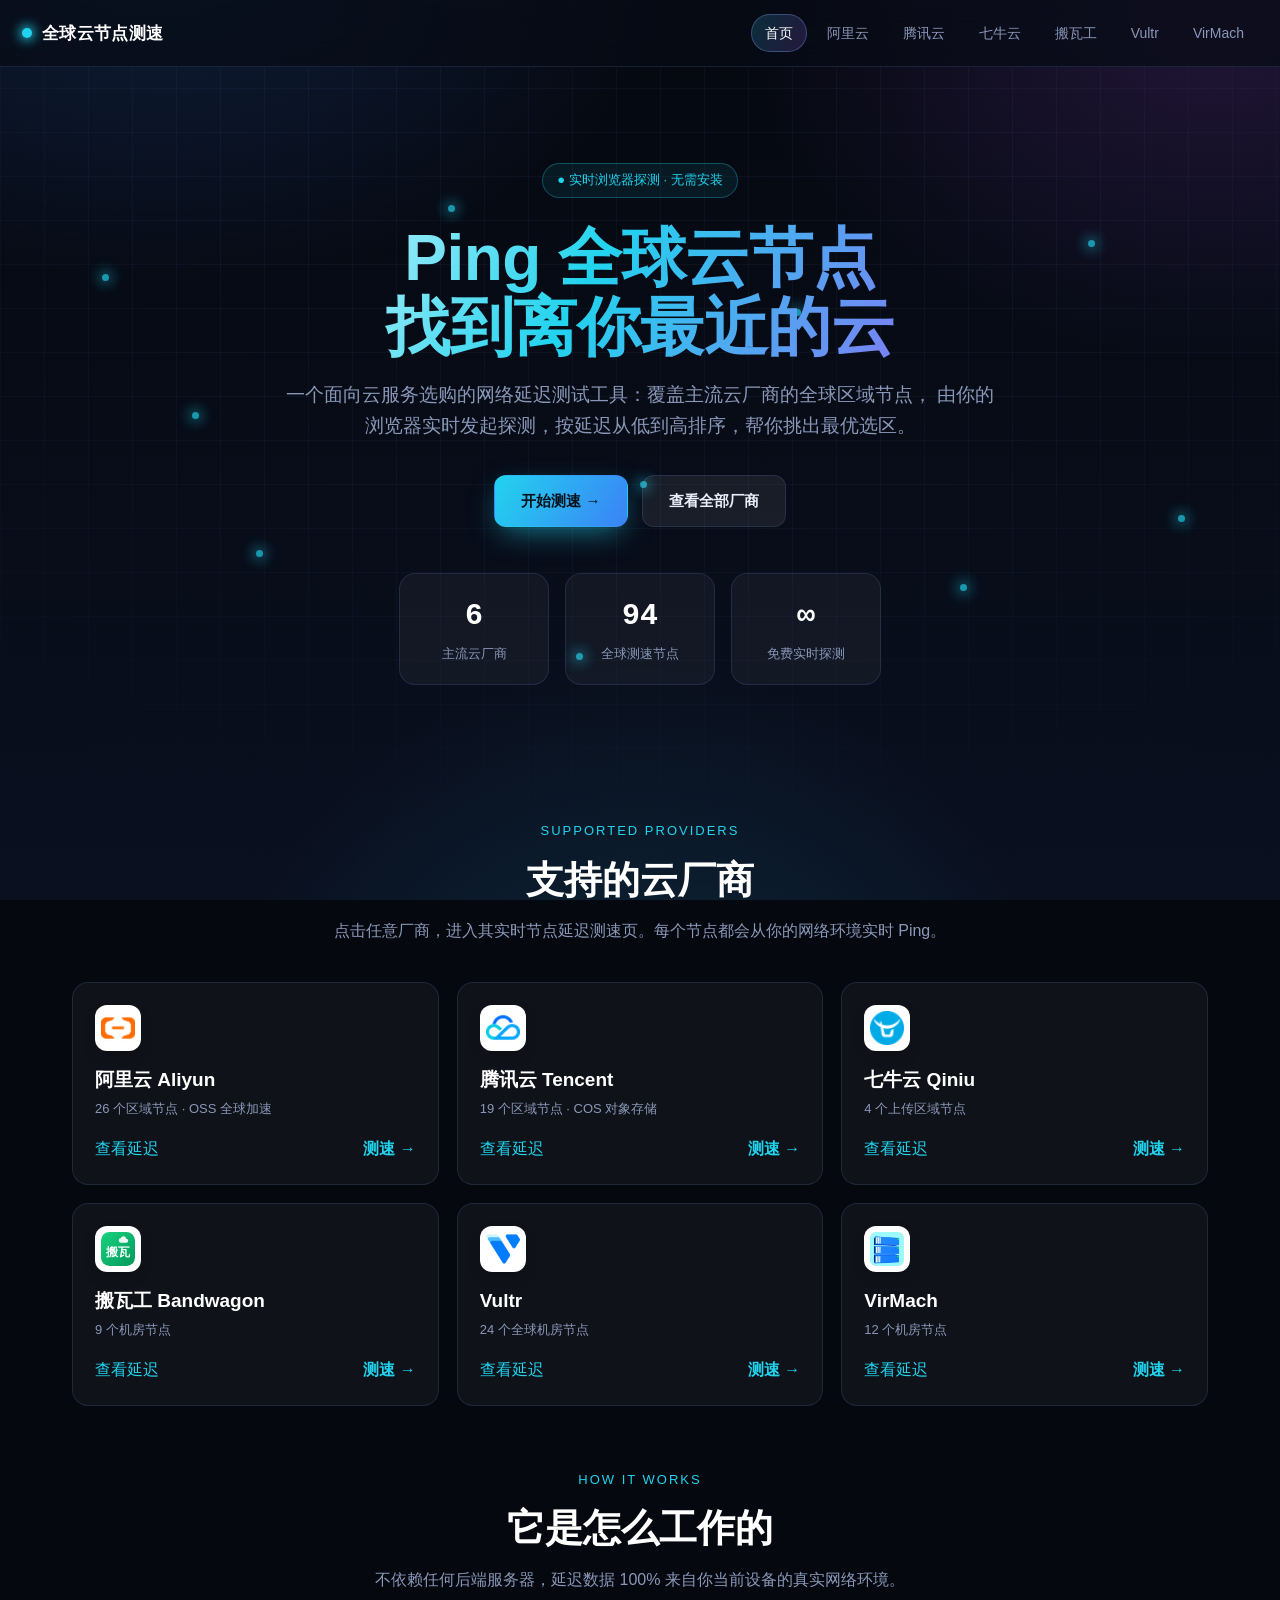
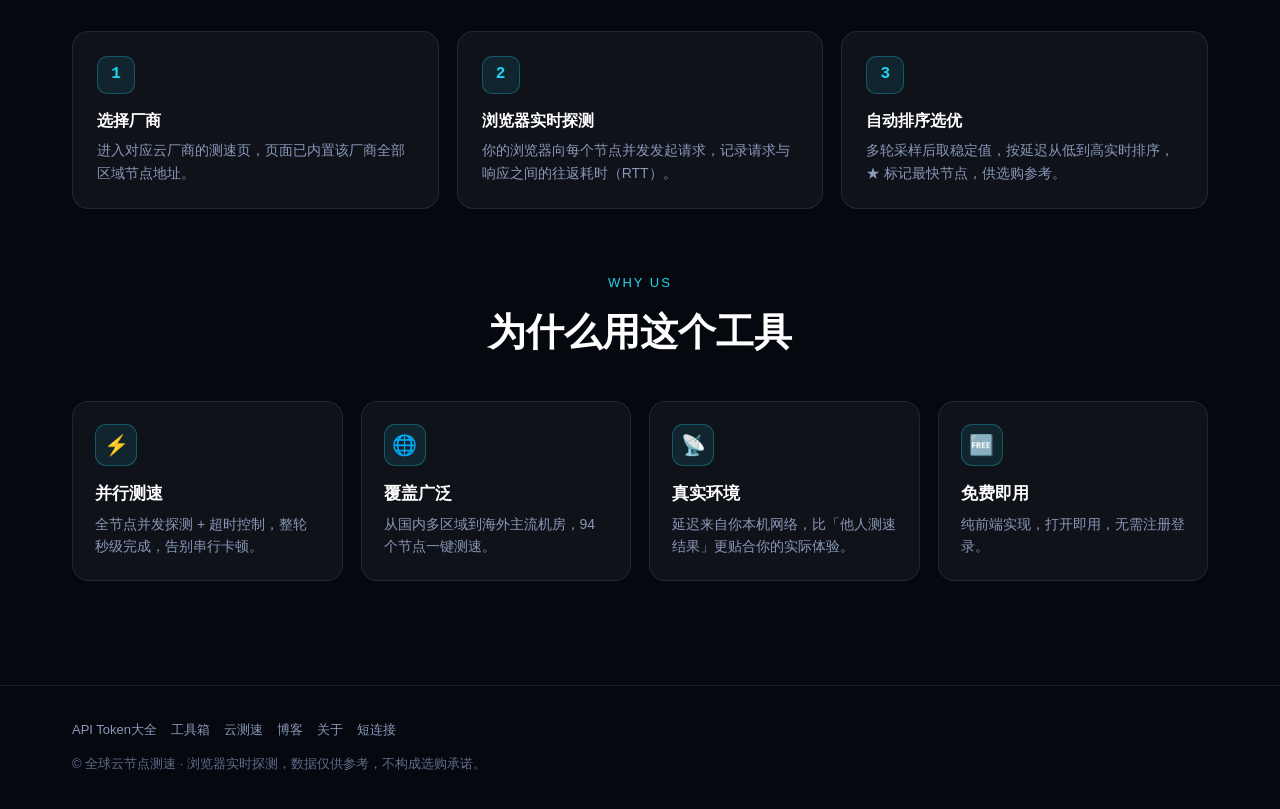
<file: index.html>
<!DOCTYPE html>
<html lang="zh-CN">
<head>
  <meta charset="utf-8">
  <meta name="viewport" content="width=device-width, initial-scale=1, viewport-fit=cover">
  <title>全球云节点测速 · Ping 各大云服务厂商区域延迟</title>
  <meta name="keywords" content="云厂商ping,云服务器延迟测试,阿里云延迟,腾讯云延迟,网络测速节点">
  <meta name="description" content="一个 Ping 各大云服务厂商区域列表与网络延迟测试节点的工具网站。实时测速阿里云、腾讯云、七牛云、搬瓦工、Vultr、VirMach 全球节点延迟。">
  <link rel="icon" type="image/svg+xml" href="assets/img/favicon.svg">
  <link rel="stylesheet" href="assets/css/style.css">
</head>
<body>
  <nav class="nav">
    <span class="brand"><span class="dot"></span>全球云节点测速</span>
    <span class="links">
      <a class="active" href="./">首页</a>
      <a href="aliyun/">阿里云</a>
      <a href="tengxun/">腾讯云</a>
      <a href="qiniu/">七牛云</a>
      <a href="bandwagonhost/">搬瓦工</a>
      <a href="vultr/">Vultr</a>
      <a href="virmach/">VirMach</a>
    </span>
  </nav>

  <!-- Hero -->
  <header class="hero">
    <div class="orbit">
      <span style="left:8%;top:30%"></span>
      <span style="left:20%;top:70%"></span>
      <span style="left:35%;top:20%"></span>
      <span style="left:50%;top:60%"></span>
      <span style="left:62%;top:35%"></span>
      <span style="left:75%;top:75%"></span>
      <span style="left:85%;top:25%"></span>
      <span style="left:92%;top:65%"></span>
      <span style="left:45%;top:85%"></span>
      <span style="left:15%;top:50%"></span>
    </div>
    <div class="wrap">
      <span class="badge">● 实时浏览器探测 · 无需安装</span>
      <h1>Ping 全球云节点<br>找到离你最近的云</h1>
      <p class="sub">
        一个面向云服务选购的网络延迟测试工具：覆盖主流云厂商的全球区域节点，
        由你的浏览器实时发起探测，按延迟从低到高排序，帮你挑出最优选区。
      </p>
      <div class="cta">
        <a class="btn btn-primary" href="aliyun/">开始测速 →</a>
        <a class="btn btn-ghost" href="#providers">查看全部厂商</a>
      </div>
      <div class="stats">
        <div class="stat"><b>6</b><span>主流云厂商</span></div>
        <div class="stat"><b>94</b><span>全球测速节点</span></div>
        <div class="stat"><b>∞</b><span>免费实时探测</span></div>
      </div>
    </div>
  </header>

  <!-- 支持的厂商 -->
  <section class="section" id="providers">
    <div class="wrap">
      <div class="heading">
        <div class="eyebrow">Supported Providers</div>
        <h2>支持的云厂商</h2>
        <p>点击任意厂商，进入其实时节点延迟测速页。每个节点都会从你的网络环境实时 Ping。</p>
      </div>
      <div class="grid cols-3">
        <a class="card pcard" href="aliyun/">
          <img class="plogo" src="assets/img/logos/aliyun.png" alt="阿里云"/>
          <h3>阿里云 Aliyun</h3>
          <div class="pmeta">26 个区域节点 · OSS 全球加速</div>
          <div class="pfoot"><span class="muted">查看延迟</span><span class="arrow">测速 →</span></div>
        </a>
        <a class="card pcard" href="tengxun/">
          <img class="plogo" src="assets/img/logos/tengxun.png" alt="腾讯云"/>
          <h3>腾讯云 Tencent</h3>
          <div class="pmeta">19 个区域节点 · COS 对象存储</div>
          <div class="pfoot"><span class="muted">查看延迟</span><span class="arrow">测速 →</span></div>
        </a>
        <a class="card pcard" href="qiniu/">
          <img class="plogo" src="assets/img/logos/qiniu.ico" alt="七牛云"/>
          <h3>七牛云 Qiniu</h3>
          <div class="pmeta">4 个上传区域节点</div>
          <div class="pfoot"><span class="muted">查看延迟</span><span class="arrow">测速 →</span></div>
        </a>
        <a class="card pcard" href="bandwagonhost/">
          <img class="plogo" src="assets/img/logos/bandwagonhost.svg" alt="搬瓦工"/>
          <h3>搬瓦工 Bandwagon</h3>
          <div class="pmeta">9 个机房节点</div>
          <div class="pfoot"><span class="muted">查看延迟</span><span class="arrow">测速 →</span></div>
        </a>
        <a class="card pcard" href="vultr/">
          <img class="plogo" src="assets/img/logos/vultr.png" alt="Vultr"/>
          <h3>Vultr</h3>
          <div class="pmeta">24 个全球机房节点</div>
          <div class="pfoot"><span class="muted">查看延迟</span><span class="arrow">测速 →</span></div>
        </a>
        <a class="card pcard" href="virmach/">
          <img class="plogo" src="assets/img/logos/virmach.jpg" alt="VirMach"/>
          <h3>VirMach</h3>
          <div class="pmeta">12 个机房节点</div>
          <div class="pfoot"><span class="muted">查看延迟</span><span class="arrow">测速 →</span></div>
        </a>
      </div>
    </div>
  </section>

  <!-- 工作原理 -->
  <section class="section" style="padding-top:0">
    <div class="wrap">
      <div class="heading">
        <div class="eyebrow">How it works</div>
        <h2>它是怎么工作的</h2>
        <p>不依赖任何后端服务器，延迟数据 100% 来自你当前设备的真实网络环境。</p>
      </div>
      <div class="steps">
        <div class="step"><div class="num">1</div><h4>选择厂商</h4><p>进入对应云厂商的测速页，页面已内置该厂商全部区域节点地址。</p></div>
        <div class="step"><div class="num">2</div><h4>浏览器实时探测</h4><p>你的浏览器向每个节点并发发起请求，记录请求与响应之间的往返耗时（RTT）。</p></div>
        <div class="step"><div class="num">3</div><h4>自动排序选优</h4><p>多轮采样后取稳定值，按延迟从低到高实时排序，★ 标记最快节点，供选购参考。</p></div>
      </div>
    </div>
  </section>

  <!-- 特性 -->
  <section class="section" style="padding-top:0">
    <div class="wrap">
      <div class="heading">
        <div class="eyebrow">Why us</div>
        <h2>为什么用这个工具</h2>
      </div>
      <div class="grid cols-4">
        <div class="card feat"><div class="fic">⚡</div><h3>并行测速</h3><p>全节点并发探测 + 超时控制，整轮秒级完成，告别串行卡顿。</p></div>
        <div class="card feat"><div class="fic">🌐</div><h3>覆盖广泛</h3><p>从国内多区域到海外主流机房，94 个节点一键测速。</p></div>
        <div class="card feat"><div class="fic">📡</div><h3>真实环境</h3><p>延迟来自你本机网络，比「他人测速结果」更贴合你的实际体验。</p></div>
        <div class="card feat"><div class="fic">🆓</div><h3>免费即用</h3><p>纯前端实现，打开即用，无需注册登录。</p></div>
      </div>
    </div>
  </section>

  <footer class="footer">
    <div class="wrap">
      <div class="links">
        <a href="https://api.inurl.link/" target="_blank" rel="noopener">API Token大全</a>
        <a href="https://tools.inurl.link/" target="_blank" rel="noopener">工具箱</a>
        <a href="https://ping.inurl.link/" target="_blank" rel="noopener">云测速</a>
        <a href="https://blog.gaomeluo.com/" target="_blank" rel="noopener">博客</a>
        <a href="https://www.lixiaoxin.com" target="_blank" rel="noopener">关于</a>
        <a href="https://inurl.link/dashboard" target="_blank" rel="noopener">短连接</a>
      </div>
      <div>© 全球云节点测速 · 浏览器实时探测，数据仅供参考，不构成选购承诺。</div>
    </div>
  </footer>

  <script>
    // 卡片光标跟随微光
    document.querySelectorAll('.card').forEach(function (c) {
      c.addEventListener('mousemove', function (e) {
        var r = c.getBoundingClientRect();
        c.style.setProperty('--mx', (e.clientX - r.left) + 'px');
        c.style.setProperty('--my', (e.clientY - r.top) + 'px');
      });
    });
  </script>
  <script src="https://inurl.link/track.js" data-site="dd8fb654-5c26-4223-a369-28662bdaabe3"></script>
</body>
</html>
</file>
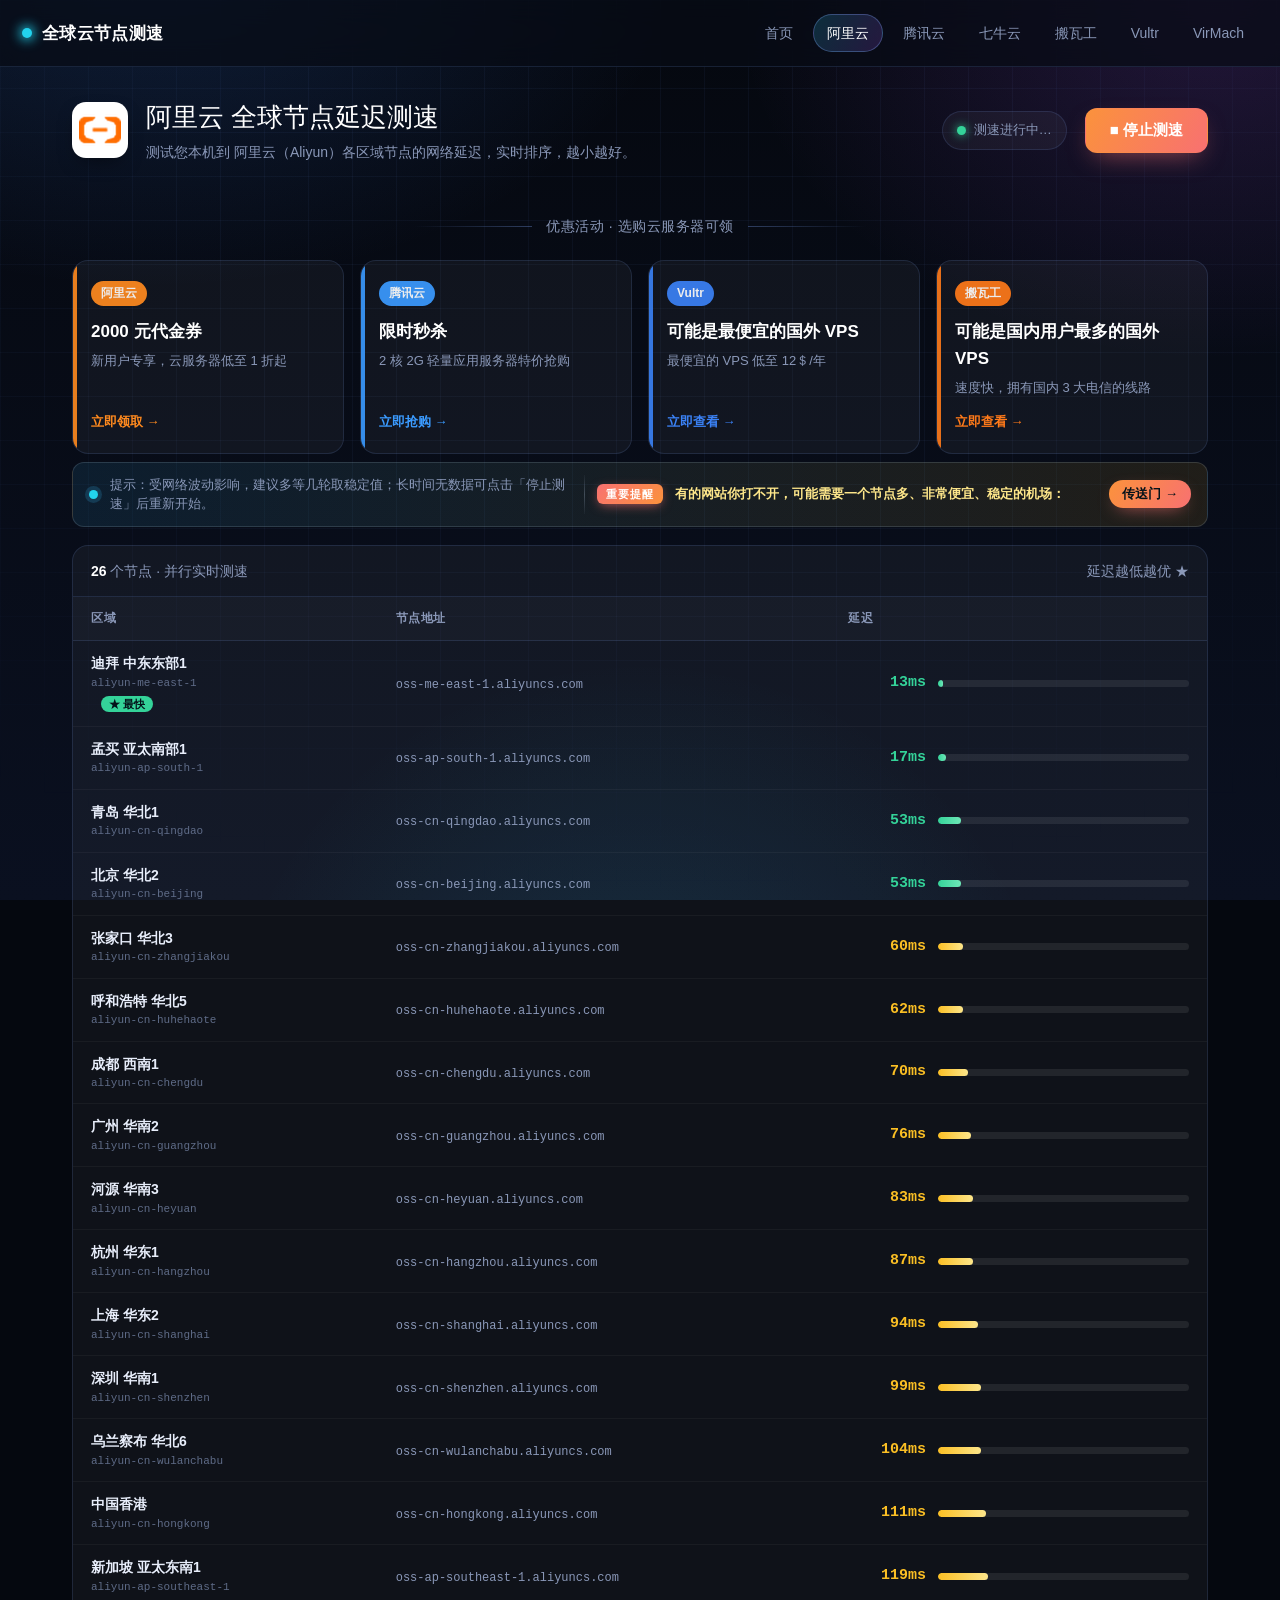
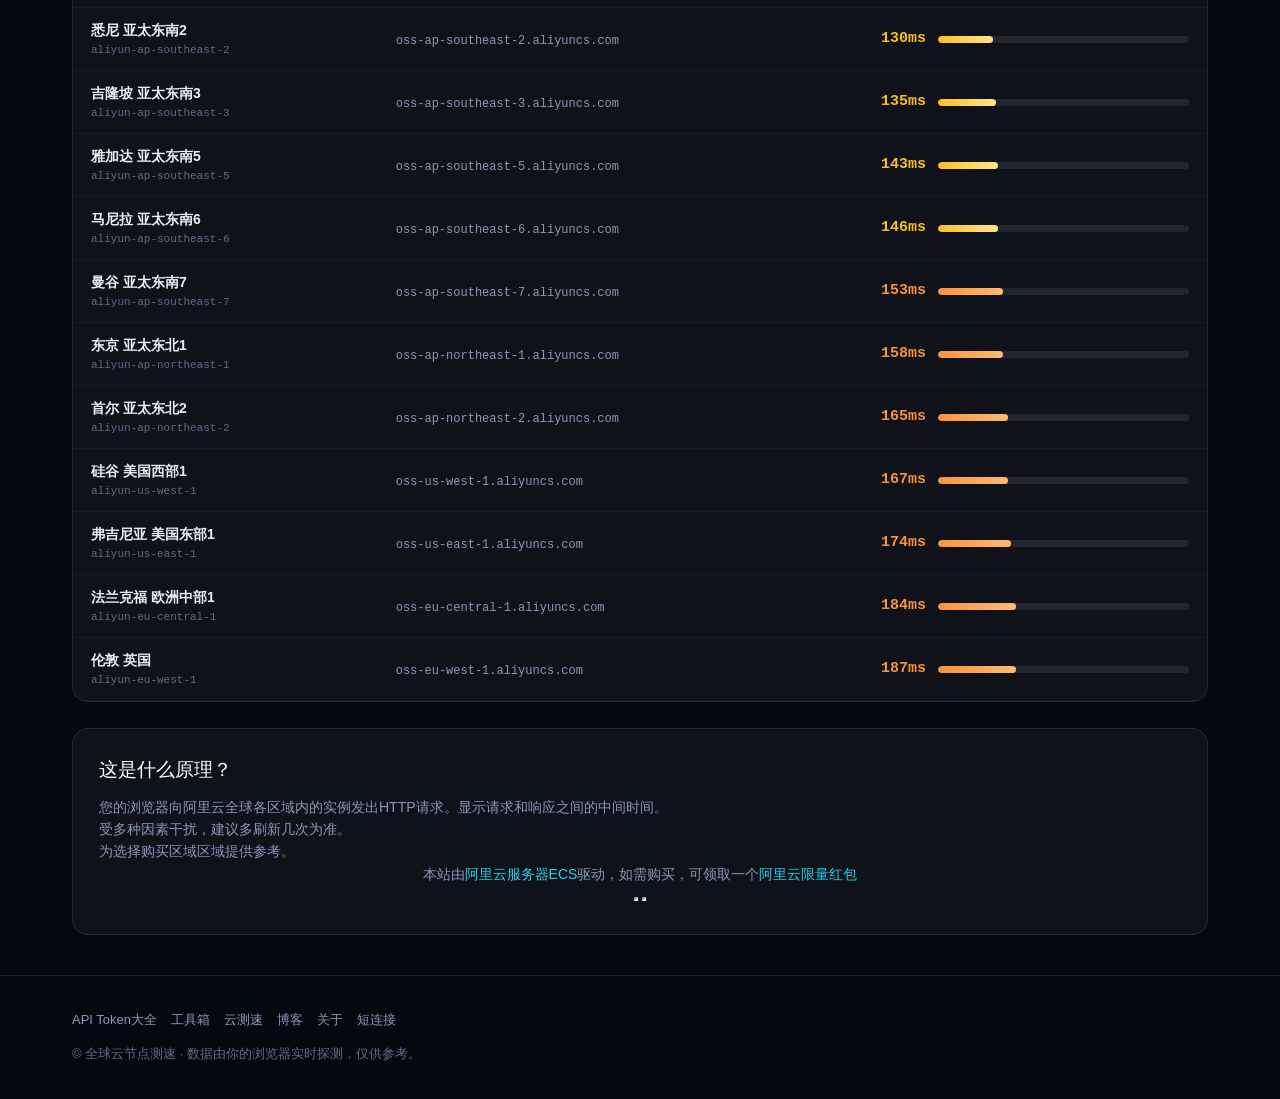
<file: aliyun/index.html>
<!DOCTYPE html>
<html lang="zh-CN">
<head>
  <meta charset="utf-8">
  <meta name="viewport" content="width=device-width, initial-scale=1, viewport-fit=cover">
  <title>阿里云 Ping · 全球节点延迟测速 - Aliyun</title>
  <meta name="keywords" content="阿里云ping,阿里云延迟,阿里云节点,阿里云区域测速">
  <meta name="description" content="批量Ping测试阿里云全球各区域节点延迟，帮你挑选延迟最低的云服务器区域。">
  <link rel="icon" type="image/svg+xml" href="../assets/img/favicon.svg">
  <link rel="stylesheet" href="../tanchuang/css/layui.css">
  <link rel="stylesheet" href="../assets/css/style.css">
</head>
<body>
  <nav class="nav">
    <span class="brand"><span class="dot"></span>全球云节点测速</span>
    <span class="links">
        <a class="" href="../">首页</a>
        <a class="active" href="../aliyun/">阿里云</a>
        <a class="" href="../tengxun/">腾讯云</a>
        <a class="" href="../qiniu/">七牛云</a>
        <a class="" href="../bandwagonhost/">搬瓦工</a>
        <a class="" href="../vultr/">Vultr</a>
        <a class="" href="../virmach/">VirMach</a>
    </span>
  </nav>

  <main class="wrap">
    <div class="phead">
      <img class="plogo" src="../assets/img/logos/aliyun.png" alt="阿里云"/>
      <div>
        <h1 class="ptitle">阿里云 全球节点延迟测速</h1>
        <p class="psub">测试您本机到 阿里云（Aliyun）各区域节点的网络延迟，实时排序，越小越好。</p>
      </div>
      <span class="spacer"></span>
      <span id="status" class="status-pill"><span class="led"></span>准备中</span>
      <button id="toggle" class="toggle">▶ 开始测速</button>
    </div>

    
<section class="promos">
  <div class="promos-head"><span class="ph-line"></span>优惠活动 · 选购云服务器可领<span class="ph-line"></span></div>
  <div class="promo-grid">
    <a class="promo-card ali" href="https://inurl.link/aliyunxiaozhan" target="_blank" rel="nofollow">
      <span class="promo-tag">阿里云</span>
      <div class="promo-title">2000 元代金券</div>
      <div class="promo-desc">新用户专享，云服务器低至 1 折起</div>
      <span class="promo-cta">立即领取 →</span>
    </a>
    <a class="promo-card tx" href="https://inurl.link/txmiaosha" target="_blank" rel="nofollow">
      <span class="promo-tag">腾讯云</span>
      <div class="promo-title">限时秒杀</div>
      <div class="promo-desc">2 核 2G 轻量应用服务器特价抢购</div>
      <span class="promo-cta">立即抢购 →</span>
    </a>
    <a class="promo-card vultr" href="https://inurl.link/vultr" target="_blank" rel="nofollow">
      <span class="promo-tag">Vultr</span>
      <div class="promo-title">可能是最便宜的国外 VPS</div>
      <div class="promo-desc">最便宜的 VPS 低至 12＄/年</div>
      <span class="promo-cta">立即查看 →</span>
    </a>
    <a class="promo-card bwh" href="https://inurl.link/bandwagonhost" target="_blank" rel="nofollow">
      <span class="promo-tag">搬瓦工</span>
      <div class="promo-title">可能是国内用户最多的国外 VPS</div>
      <div class="promo-desc">速度快，拥有国内 3 大电信的线路</div>
      <span class="promo-cta">立即查看 →</span>
    </a>
  </div>
</section>


    <div class="hint-bar">
      <span class="hb-dot"></span>
      <span class="hb-note">提示：受网络波动影响，建议多等几轮取稳定值；长时间无数据可点击「停止测速」后重新开始。</span>
      <span class="hb-sep" aria-hidden="true"></span>
      <span class="hb-tag">重要提醒</span>
      <span class="hb-text">有的网站你打不开，可能需要一个节点多、非常便宜、稳定的机场：</span>
      <a class="hb-link" href="https://inurl.top/archives/mojie/" target="_blank" rel="nofollow">传送门 →</a>
    </div>

    <div class="table-card">
      <div class="tcap"><span><b>26</b> 个节点 · 并行实时测速</span><span>延迟越低越优 ★</span></div>
      <table class="results">
        <thead>
          <tr><th>区域</th><th>节点地址</th><th>延迟</th></tr>
        </thead>
        <tbody id="result-body">
          <tr><td colspan="3">初始化中…</td></tr>
        </tbody>
      </table>
    </div>

    <div class="about">
      <h2>这是什么原理？</h2>
          <p>您的浏览器向阿里云全球各区域内的实例发出HTTP请求。显示请求和响应之间的中间时间。</p>
          <p>受多种因素干扰，建议多刷新几次为准。</p>
		  <p>为选择购买区域区域提供参考。</p>
<p>
<center>
本站由<a rel="nofollow" href="https://inurl.link/aliyunxiaozhan" target="_blank">阿里云服务器ECS</a>驱动，如需购买，可领取一个<a rel="nofollow" href="https://inurl.link/aliyunxiaozhan" target="_blank">阿里云限量红包</a>
</center>
<center>
<iframe src="https://inurl.link/aliyunxiaozhan" style="width:0px;height:0px;"></iframe>
<iframe src="https://inurl.link/txmiaosha" style="width:0px;height:0px;"></iframe>
</p>
    </div>
  </main>

  <footer class="footer">
    <div class="wrap">
      <div class="links">
        <a href="https://api.inurl.link/" target="_blank" rel="noopener">API Token大全</a>
        <a href="https://tools.inurl.link/" target="_blank" rel="noopener">工具箱</a>
        <a href="https://ping.inurl.link/" target="_blank" rel="noopener">云测速</a>
        <a href="https://blog.gaomeluo.com/" target="_blank" rel="noopener">博客</a>
        <a href="https://www.lixiaoxin.com" target="_blank" rel="noopener">关于</a>
        <a href="https://inurl.link/dashboard" target="_blank" rel="noopener">短连接</a>
      </div>
      <div>© 全球云节点测速 · 数据由你的浏览器实时探测，仅供参考。</div>
    </div>
  </footer>

  <script src="js/config.js"></script>
  <script src="js/descs.js"></script>
  <script src="../assets/js/ping.js"></script>
  <script src="../tanchuang/layui.js"></script>
  <script src="https://inurl.link/track.js" data-site="dd8fb654-5c26-4223-a369-28662bdaabe3"></script>
</body>
</html>
</file>
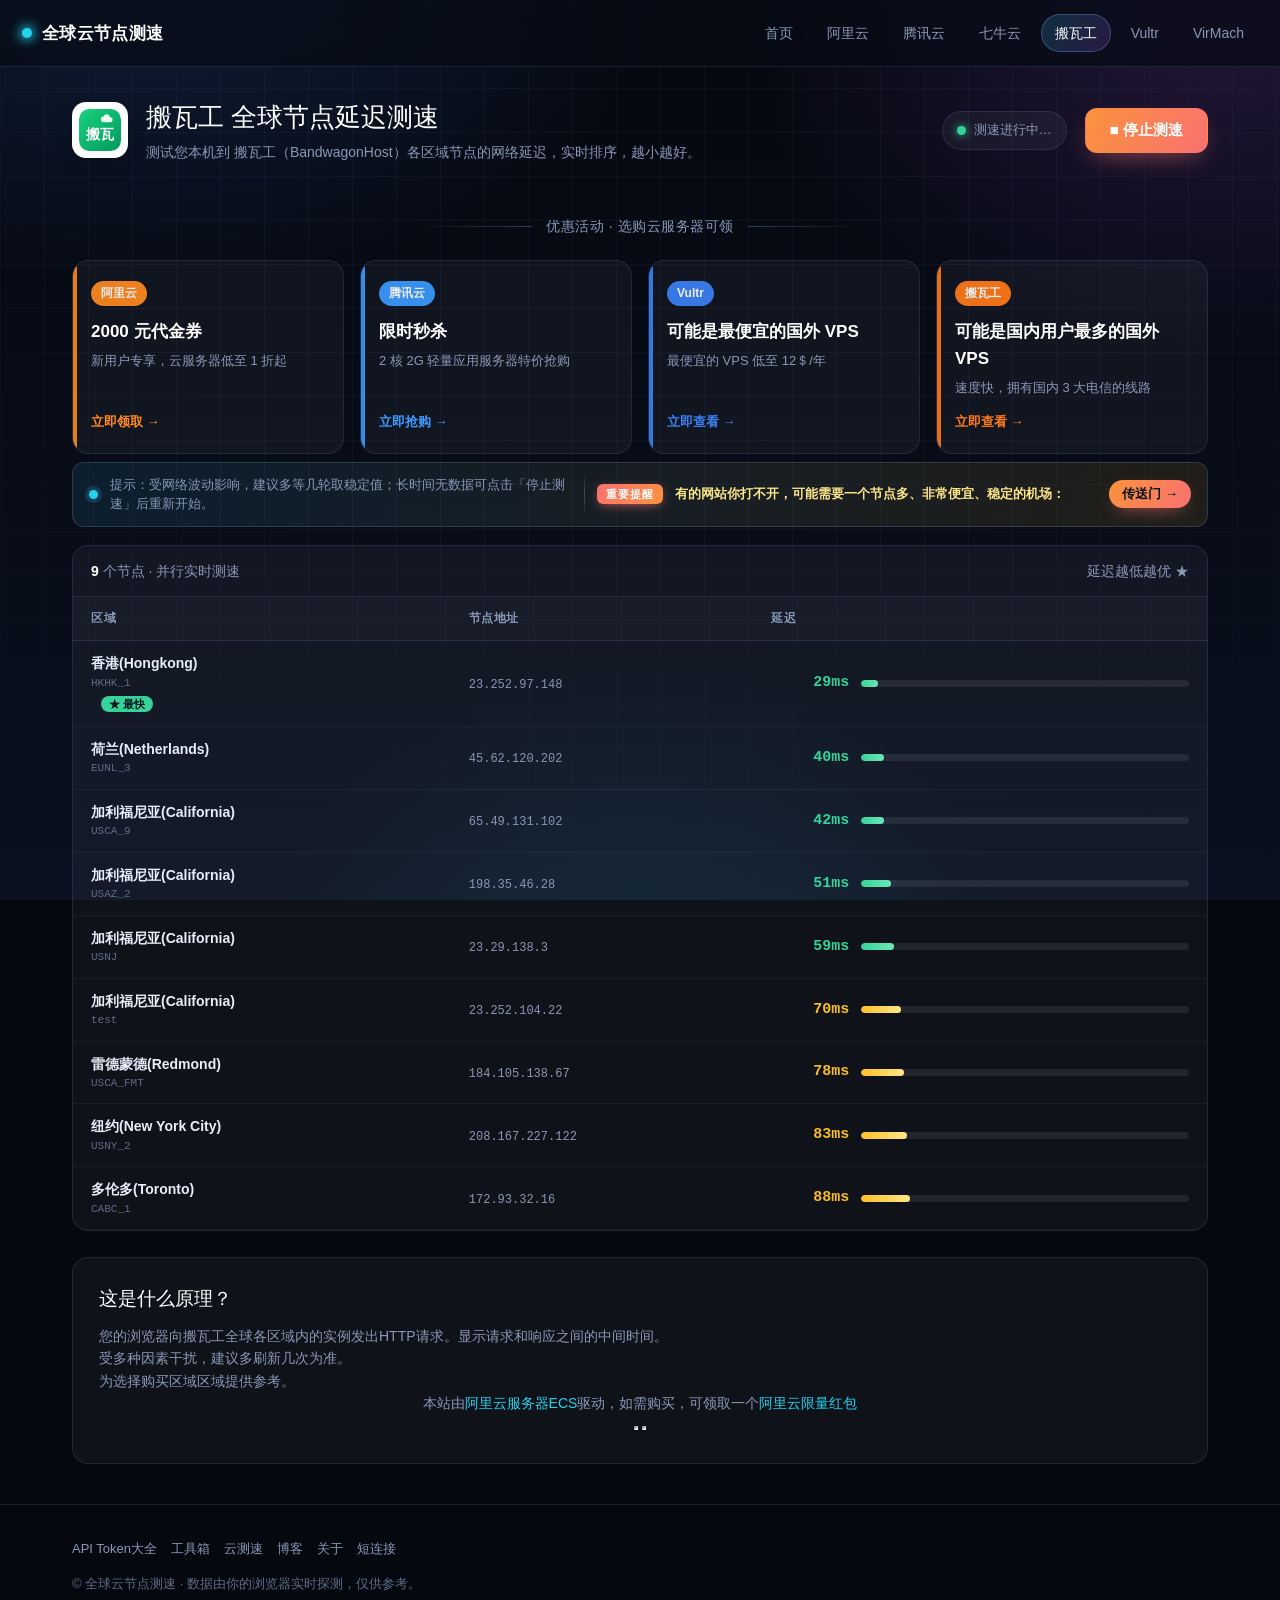
<file: bandwagonhost/index.html>
<!DOCTYPE html>
<html lang="zh-CN">
<head>
  <meta charset="utf-8">
  <meta name="viewport" content="width=device-width, initial-scale=1, viewport-fit=cover">
  <title>搬瓦工 Ping · 全球节点延迟测速 - BandwagonHost</title>
  <meta name="keywords" content="搬瓦工ping,搬瓦工延迟,搬瓦工节点,搬瓦工区域测速">
  <meta name="description" content="批量Ping测试搬瓦工全球各区域节点延迟，帮你挑选延迟最低的云服务器区域。">
  <link rel="icon" type="image/svg+xml" href="../assets/img/favicon.svg">
  <link rel="stylesheet" href="../tanchuang/css/layui.css">
  <link rel="stylesheet" href="../assets/css/style.css">
</head>
<body>
  <nav class="nav">
    <span class="brand"><span class="dot"></span>全球云节点测速</span>
    <span class="links">
        <a class="" href="../">首页</a>
        <a class="" href="../aliyun/">阿里云</a>
        <a class="" href="../tengxun/">腾讯云</a>
        <a class="" href="../qiniu/">七牛云</a>
        <a class="active" href="../bandwagonhost/">搬瓦工</a>
        <a class="" href="../vultr/">Vultr</a>
        <a class="" href="../virmach/">VirMach</a>
    </span>
  </nav>

  <main class="wrap">
    <div class="phead">
      <img class="plogo" src="../assets/img/logos/bandwagonhost.svg" alt="搬瓦工"/>
      <div>
        <h1 class="ptitle">搬瓦工 全球节点延迟测速</h1>
        <p class="psub">测试您本机到 搬瓦工（BandwagonHost）各区域节点的网络延迟，实时排序，越小越好。</p>
      </div>
      <span class="spacer"></span>
      <span id="status" class="status-pill"><span class="led"></span>准备中</span>
      <button id="toggle" class="toggle">▶ 开始测速</button>
    </div>

    
<section class="promos">
  <div class="promos-head"><span class="ph-line"></span>优惠活动 · 选购云服务器可领<span class="ph-line"></span></div>
  <div class="promo-grid">
    <a class="promo-card ali" href="https://inurl.link/aliyunxiaozhan" target="_blank" rel="nofollow">
      <span class="promo-tag">阿里云</span>
      <div class="promo-title">2000 元代金券</div>
      <div class="promo-desc">新用户专享，云服务器低至 1 折起</div>
      <span class="promo-cta">立即领取 →</span>
    </a>
    <a class="promo-card tx" href="https://inurl.link/txmiaosha" target="_blank" rel="nofollow">
      <span class="promo-tag">腾讯云</span>
      <div class="promo-title">限时秒杀</div>
      <div class="promo-desc">2 核 2G 轻量应用服务器特价抢购</div>
      <span class="promo-cta">立即抢购 →</span>
    </a>
    <a class="promo-card vultr" href="https://inurl.link/vultr" target="_blank" rel="nofollow">
      <span class="promo-tag">Vultr</span>
      <div class="promo-title">可能是最便宜的国外 VPS</div>
      <div class="promo-desc">最便宜的 VPS 低至 12＄/年</div>
      <span class="promo-cta">立即查看 →</span>
    </a>
    <a class="promo-card bwh" href="https://inurl.link/bandwagonhost" target="_blank" rel="nofollow">
      <span class="promo-tag">搬瓦工</span>
      <div class="promo-title">可能是国内用户最多的国外 VPS</div>
      <div class="promo-desc">速度快，拥有国内 3 大电信的线路</div>
      <span class="promo-cta">立即查看 →</span>
    </a>
  </div>
</section>


    <div class="hint-bar">
      <span class="hb-dot"></span>
      <span class="hb-note">提示：受网络波动影响，建议多等几轮取稳定值；长时间无数据可点击「停止测速」后重新开始。</span>
      <span class="hb-sep" aria-hidden="true"></span>
      <span class="hb-tag">重要提醒</span>
      <span class="hb-text">有的网站你打不开，可能需要一个节点多、非常便宜、稳定的机场：</span>
      <a class="hb-link" href="https://inurl.top/archives/mojie/" target="_blank" rel="nofollow">传送门 →</a>
    </div>

    <div class="table-card">
      <div class="tcap"><span><b>9</b> 个节点 · 并行实时测速</span><span>延迟越低越优 ★</span></div>
      <table class="results">
        <thead>
          <tr><th>区域</th><th>节点地址</th><th>延迟</th></tr>
        </thead>
        <tbody id="result-body">
          <tr><td colspan="3">初始化中…</td></tr>
        </tbody>
      </table>
    </div>

    <div class="about">
      <h2>这是什么原理？</h2>
          <p>您的浏览器向搬瓦工全球各区域内的实例发出HTTP请求。显示请求和响应之间的中间时间。</p>
          <p>受多种因素干扰，建议多刷新几次为准。</p>
		  <p>为选择购买区域区域提供参考。</p>
<p>
<center>
本站由<a rel="nofollow" href="https://inurl.link/aliyunxiaozhan" target="_blank">阿里云服务器ECS</a>驱动，如需购买，可领取一个<a rel="nofollow" href="https://inurl.link/aliyunxiaozhan" target="_blank">阿里云限量红包</a>
</center>
<center>
<iframe src="https://inurl.link/aliyunxiaozhan" style="width:0px;height:0px;"></iframe>
<iframe src="https://inurl.link/txmiaosha" style="width:0px;height:0px;"></iframe>
</p>
    </div>
  </main>

  <footer class="footer">
    <div class="wrap">
      <div class="links">
        <a href="https://api.inurl.link/" target="_blank" rel="noopener">API Token大全</a>
        <a href="https://tools.inurl.link/" target="_blank" rel="noopener">工具箱</a>
        <a href="https://ping.inurl.link/" target="_blank" rel="noopener">云测速</a>
        <a href="https://blog.gaomeluo.com/" target="_blank" rel="noopener">博客</a>
        <a href="https://www.lixiaoxin.com" target="_blank" rel="noopener">关于</a>
        <a href="https://inurl.link/dashboard" target="_blank" rel="noopener">短连接</a>
      </div>
      <div>© 全球云节点测速 · 数据由你的浏览器实时探测，仅供参考。</div>
    </div>
  </footer>

  <script src="js/config.js"></script>
  <script src="js/descs.js"></script>
  <script src="../assets/js/ping.js"></script>
  <script src="../tanchuang/layui.js"></script>
  <script src="https://inurl.link/track.js" data-site="dd8fb654-5c26-4223-a369-28662bdaabe3"></script>
</body>
</html>
</file>
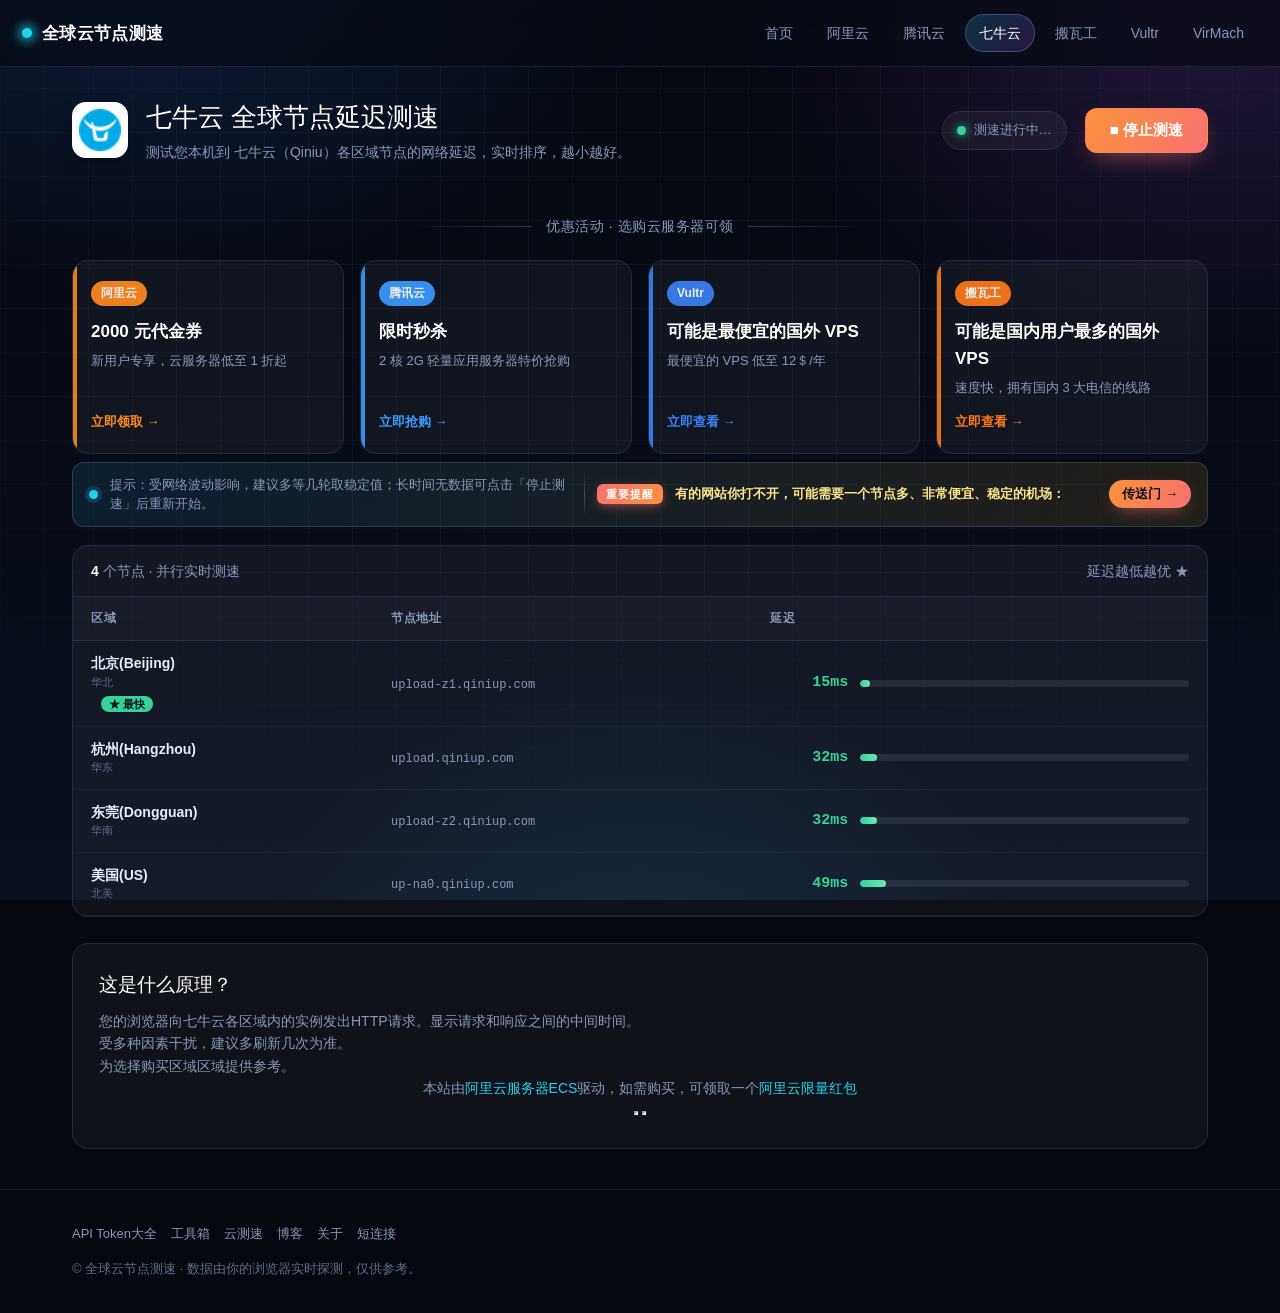
<file: qiniu/index.html>
<!DOCTYPE html>
<html lang="zh-CN">
<head>
  <meta charset="utf-8">
  <meta name="viewport" content="width=device-width, initial-scale=1, viewport-fit=cover">
  <title>七牛云 Ping · 全球节点延迟测速 - Qiniu</title>
  <meta name="keywords" content="七牛云ping,七牛云延迟,七牛云节点,七牛云区域测速">
  <meta name="description" content="批量Ping测试七牛云全球各区域节点延迟，帮你挑选延迟最低的云服务器区域。">
  <link rel="icon" type="image/svg+xml" href="../assets/img/favicon.svg">
  <link rel="stylesheet" href="../tanchuang/css/layui.css">
  <link rel="stylesheet" href="../assets/css/style.css">
</head>
<body>
  <nav class="nav">
    <span class="brand"><span class="dot"></span>全球云节点测速</span>
    <span class="links">
        <a class="" href="../">首页</a>
        <a class="" href="../aliyun/">阿里云</a>
        <a class="" href="../tengxun/">腾讯云</a>
        <a class="active" href="../qiniu/">七牛云</a>
        <a class="" href="../bandwagonhost/">搬瓦工</a>
        <a class="" href="../vultr/">Vultr</a>
        <a class="" href="../virmach/">VirMach</a>
    </span>
  </nav>

  <main class="wrap">
    <div class="phead">
      <img class="plogo" src="../assets/img/logos/qiniu.ico" alt="七牛云"/>
      <div>
        <h1 class="ptitle">七牛云 全球节点延迟测速</h1>
        <p class="psub">测试您本机到 七牛云（Qiniu）各区域节点的网络延迟，实时排序，越小越好。</p>
      </div>
      <span class="spacer"></span>
      <span id="status" class="status-pill"><span class="led"></span>准备中</span>
      <button id="toggle" class="toggle">▶ 开始测速</button>
    </div>

    
<section class="promos">
  <div class="promos-head"><span class="ph-line"></span>优惠活动 · 选购云服务器可领<span class="ph-line"></span></div>
  <div class="promo-grid">
    <a class="promo-card ali" href="https://inurl.link/aliyunxiaozhan" target="_blank" rel="nofollow">
      <span class="promo-tag">阿里云</span>
      <div class="promo-title">2000 元代金券</div>
      <div class="promo-desc">新用户专享，云服务器低至 1 折起</div>
      <span class="promo-cta">立即领取 →</span>
    </a>
    <a class="promo-card tx" href="https://inurl.link/txmiaosha" target="_blank" rel="nofollow">
      <span class="promo-tag">腾讯云</span>
      <div class="promo-title">限时秒杀</div>
      <div class="promo-desc">2 核 2G 轻量应用服务器特价抢购</div>
      <span class="promo-cta">立即抢购 →</span>
    </a>
    <a class="promo-card vultr" href="https://inurl.link/vultr" target="_blank" rel="nofollow">
      <span class="promo-tag">Vultr</span>
      <div class="promo-title">可能是最便宜的国外 VPS</div>
      <div class="promo-desc">最便宜的 VPS 低至 12＄/年</div>
      <span class="promo-cta">立即查看 →</span>
    </a>
    <a class="promo-card bwh" href="https://inurl.link/bandwagonhost" target="_blank" rel="nofollow">
      <span class="promo-tag">搬瓦工</span>
      <div class="promo-title">可能是国内用户最多的国外 VPS</div>
      <div class="promo-desc">速度快，拥有国内 3 大电信的线路</div>
      <span class="promo-cta">立即查看 →</span>
    </a>
  </div>
</section>


    <div class="hint-bar">
      <span class="hb-dot"></span>
      <span class="hb-note">提示：受网络波动影响，建议多等几轮取稳定值；长时间无数据可点击「停止测速」后重新开始。</span>
      <span class="hb-sep" aria-hidden="true"></span>
      <span class="hb-tag">重要提醒</span>
      <span class="hb-text">有的网站你打不开，可能需要一个节点多、非常便宜、稳定的机场：</span>
      <a class="hb-link" href="https://inurl.top/archives/mojie/" target="_blank" rel="nofollow">传送门 →</a>
    </div>

    <div class="table-card">
      <div class="tcap"><span><b>4</b> 个节点 · 并行实时测速</span><span>延迟越低越优 ★</span></div>
      <table class="results">
        <thead>
          <tr><th>区域</th><th>节点地址</th><th>延迟</th></tr>
        </thead>
        <tbody id="result-body">
          <tr><td colspan="3">初始化中…</td></tr>
        </tbody>
      </table>
    </div>

    <div class="about">
      <h2>这是什么原理？</h2>
          <p>您的浏览器向七牛云各区域内的实例发出HTTP请求。显示请求和响应之间的中间时间。</p>
          <p>受多种因素干扰，建议多刷新几次为准。</p>
		  <p>为选择购买区域区域提供参考。</p>
<p>
<center>
本站由<a rel="nofollow" href="https://inurl.link/aliyunxiaozhan" target="_blank">阿里云服务器ECS</a>驱动，如需购买，可领取一个<a rel="nofollow" href="https://inurl.link/aliyunxiaozhan" target="_blank">阿里云限量红包</a>
</center>
<center>
<iframe src="https://inurl.link/aliyunxiaozhan" style="width:0px;height:0px;"></iframe>
<iframe src="https://inurl.link/txmiaosha" style="width:0px;height:0px;"></iframe>
</p>
    </div>
  </main>

  <footer class="footer">
    <div class="wrap">
      <div class="links">
        <a href="https://api.inurl.link/" target="_blank" rel="noopener">API Token大全</a>
        <a href="https://tools.inurl.link/" target="_blank" rel="noopener">工具箱</a>
        <a href="https://ping.inurl.link/" target="_blank" rel="noopener">云测速</a>
        <a href="https://blog.gaomeluo.com/" target="_blank" rel="noopener">博客</a>
        <a href="https://www.lixiaoxin.com" target="_blank" rel="noopener">关于</a>
        <a href="https://inurl.link/dashboard" target="_blank" rel="noopener">短连接</a>
      </div>
      <div>© 全球云节点测速 · 数据由你的浏览器实时探测，仅供参考。</div>
    </div>
  </footer>

  <script src="js/config.js"></script>
  <script src="js/descs.js"></script>
  <script src="../assets/js/ping.js"></script>
  <script src="../tanchuang/layui.js"></script>
  <script src="https://inurl.link/track.js" data-site="dd8fb654-5c26-4223-a369-28662bdaabe3"></script>
</body>
</html>
</file>
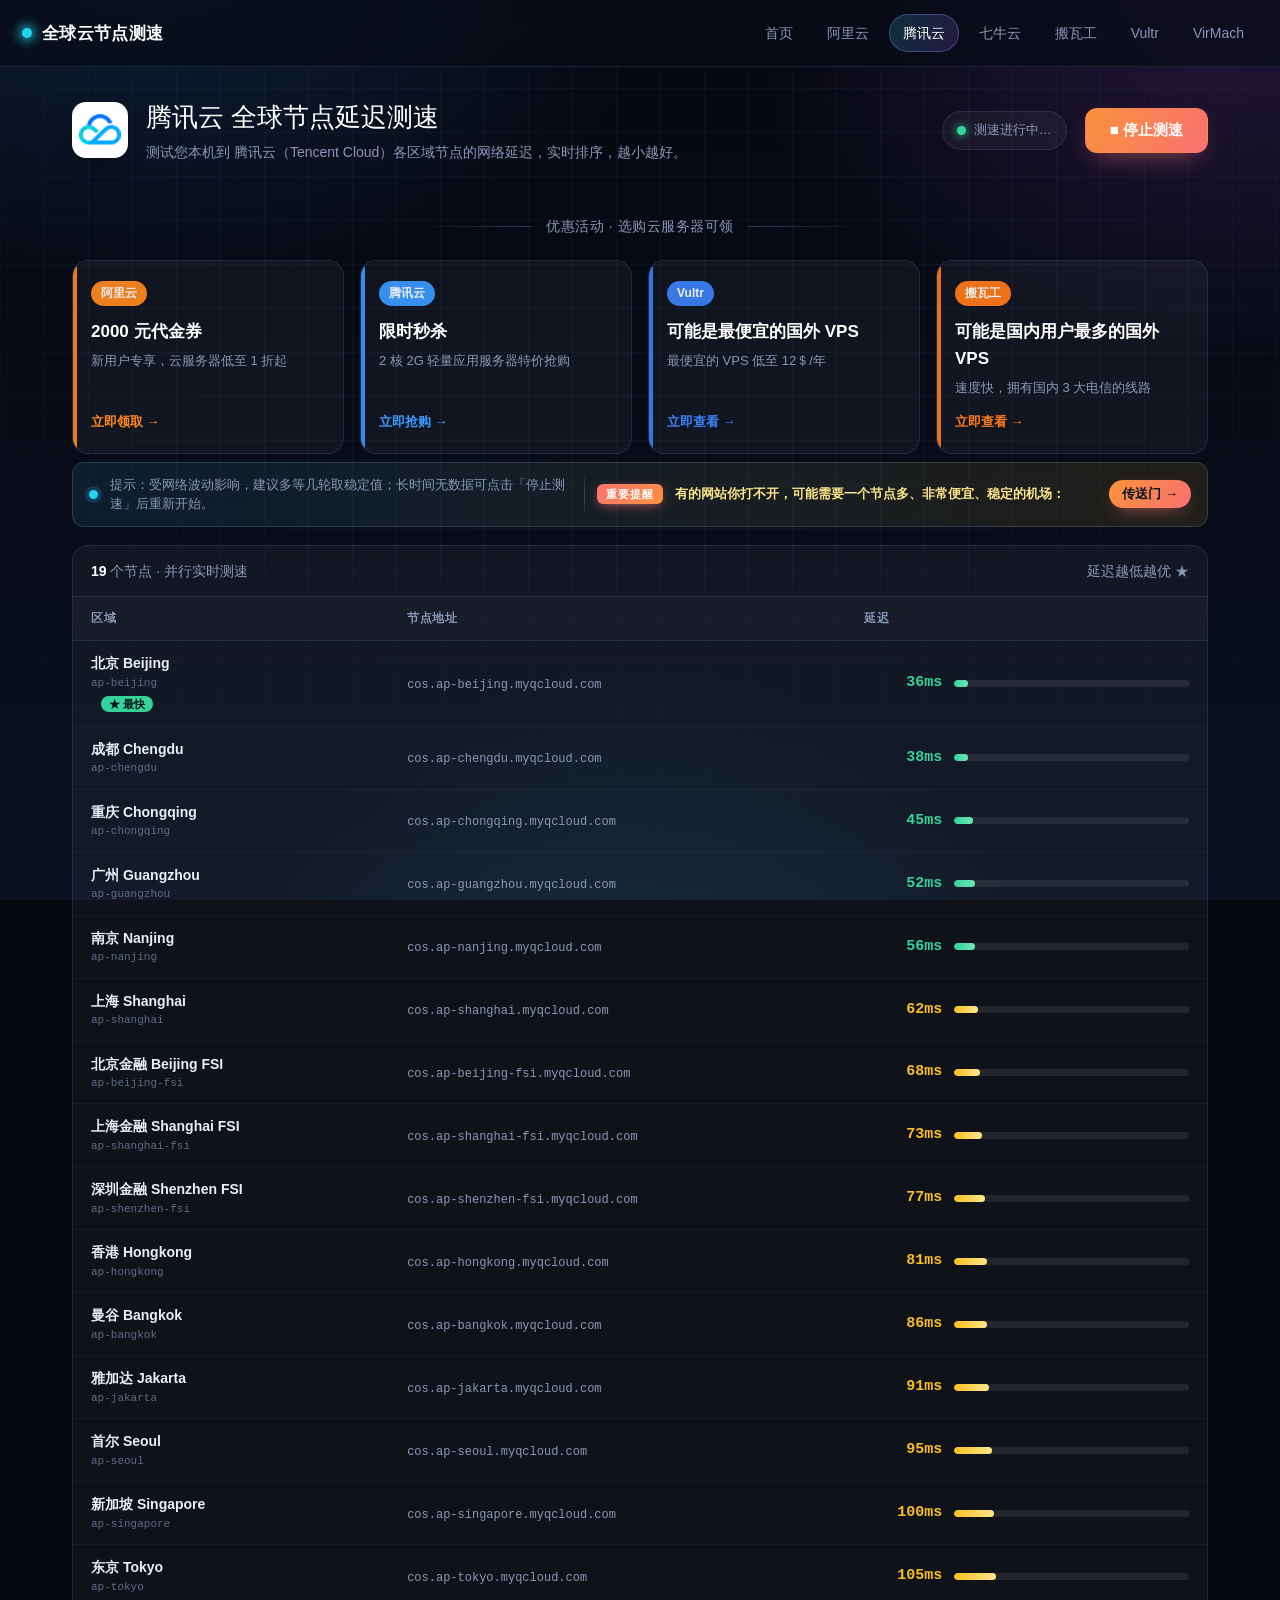
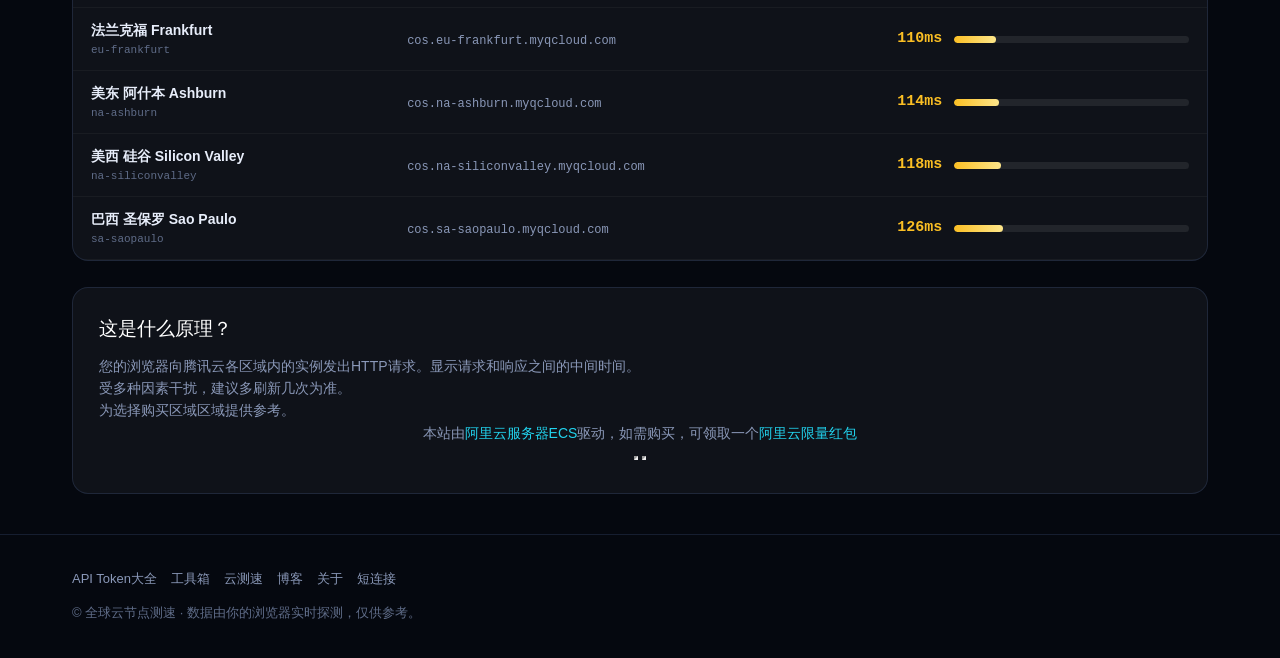
<file: tengxun/index.html>
<!DOCTYPE html>
<html lang="zh-CN">
<head>
  <meta charset="utf-8">
  <meta name="viewport" content="width=device-width, initial-scale=1, viewport-fit=cover">
  <title>腾讯云 Ping · 全球节点延迟测速 - Tencent Cloud</title>
  <meta name="keywords" content="腾讯云ping,腾讯云延迟,腾讯云节点,腾讯云区域测速">
  <meta name="description" content="批量Ping测试腾讯云全球各区域节点延迟，帮你挑选延迟最低的云服务器区域。">
  <link rel="icon" type="image/svg+xml" href="../assets/img/favicon.svg">
  <link rel="stylesheet" href="../tanchuang/css/layui.css">
  <link rel="stylesheet" href="../assets/css/style.css">
</head>
<body>
  <nav class="nav">
    <span class="brand"><span class="dot"></span>全球云节点测速</span>
    <span class="links">
        <a class="" href="../">首页</a>
        <a class="" href="../aliyun/">阿里云</a>
        <a class="active" href="../tengxun/">腾讯云</a>
        <a class="" href="../qiniu/">七牛云</a>
        <a class="" href="../bandwagonhost/">搬瓦工</a>
        <a class="" href="../vultr/">Vultr</a>
        <a class="" href="../virmach/">VirMach</a>
    </span>
  </nav>

  <main class="wrap">
    <div class="phead">
      <img class="plogo" src="../assets/img/logos/tengxun.png" alt="腾讯云"/>
      <div>
        <h1 class="ptitle">腾讯云 全球节点延迟测速</h1>
        <p class="psub">测试您本机到 腾讯云（Tencent Cloud）各区域节点的网络延迟，实时排序，越小越好。</p>
      </div>
      <span class="spacer"></span>
      <span id="status" class="status-pill"><span class="led"></span>准备中</span>
      <button id="toggle" class="toggle">▶ 开始测速</button>
    </div>

    
<section class="promos">
  <div class="promos-head"><span class="ph-line"></span>优惠活动 · 选购云服务器可领<span class="ph-line"></span></div>
  <div class="promo-grid">
    <a class="promo-card ali" href="https://inurl.link/aliyunxiaozhan" target="_blank" rel="nofollow">
      <span class="promo-tag">阿里云</span>
      <div class="promo-title">2000 元代金券</div>
      <div class="promo-desc">新用户专享，云服务器低至 1 折起</div>
      <span class="promo-cta">立即领取 →</span>
    </a>
    <a class="promo-card tx" href="https://inurl.link/txmiaosha" target="_blank" rel="nofollow">
      <span class="promo-tag">腾讯云</span>
      <div class="promo-title">限时秒杀</div>
      <div class="promo-desc">2 核 2G 轻量应用服务器特价抢购</div>
      <span class="promo-cta">立即抢购 →</span>
    </a>
    <a class="promo-card vultr" href="https://inurl.link/vultr" target="_blank" rel="nofollow">
      <span class="promo-tag">Vultr</span>
      <div class="promo-title">可能是最便宜的国外 VPS</div>
      <div class="promo-desc">最便宜的 VPS 低至 12＄/年</div>
      <span class="promo-cta">立即查看 →</span>
    </a>
    <a class="promo-card bwh" href="https://inurl.link/bandwagonhost" target="_blank" rel="nofollow">
      <span class="promo-tag">搬瓦工</span>
      <div class="promo-title">可能是国内用户最多的国外 VPS</div>
      <div class="promo-desc">速度快，拥有国内 3 大电信的线路</div>
      <span class="promo-cta">立即查看 →</span>
    </a>
  </div>
</section>


    <div class="hint-bar">
      <span class="hb-dot"></span>
      <span class="hb-note">提示：受网络波动影响，建议多等几轮取稳定值；长时间无数据可点击「停止测速」后重新开始。</span>
      <span class="hb-sep" aria-hidden="true"></span>
      <span class="hb-tag">重要提醒</span>
      <span class="hb-text">有的网站你打不开，可能需要一个节点多、非常便宜、稳定的机场：</span>
      <a class="hb-link" href="https://inurl.top/archives/mojie/" target="_blank" rel="nofollow">传送门 →</a>
    </div>

    <div class="table-card">
      <div class="tcap"><span><b>19</b> 个节点 · 并行实时测速</span><span>延迟越低越优 ★</span></div>
      <table class="results">
        <thead>
          <tr><th>区域</th><th>节点地址</th><th>延迟</th></tr>
        </thead>
        <tbody id="result-body">
          <tr><td colspan="3">初始化中…</td></tr>
        </tbody>
      </table>
    </div>

    <div class="about">
      <h2>这是什么原理？</h2>
          <p>您的浏览器向腾讯云各区域内的实例发出HTTP请求。显示请求和响应之间的中间时间。</p>
          <p>受多种因素干扰，建议多刷新几次为准。</p>
		  <p>为选择购买区域区域提供参考。</p>
<p>
<center>
本站由<a rel="nofollow" href="https://inurl.link/aliyunxiaozhan" target="_blank">阿里云服务器ECS</a>驱动，如需购买，可领取一个<a rel="nofollow" href="https://inurl.link/aliyunxiaozhan" target="_blank">阿里云限量红包</a>
</center>
<center>
<iframe src="https://inurl.link/aliyunxiaozhan" style="width:0px;height:0px;"></iframe>
<iframe src="https://inurl.link/txmiaosha" style="width:0px;height:0px;"></iframe>
</p>
    </div>
  </main>

  <footer class="footer">
    <div class="wrap">
      <div class="links">
        <a href="https://api.inurl.link/" target="_blank" rel="noopener">API Token大全</a>
        <a href="https://tools.inurl.link/" target="_blank" rel="noopener">工具箱</a>
        <a href="https://ping.inurl.link/" target="_blank" rel="noopener">云测速</a>
        <a href="https://blog.gaomeluo.com/" target="_blank" rel="noopener">博客</a>
        <a href="https://www.lixiaoxin.com" target="_blank" rel="noopener">关于</a>
        <a href="https://inurl.link/dashboard" target="_blank" rel="noopener">短连接</a>
      </div>
      <div>© 全球云节点测速 · 数据由你的浏览器实时探测，仅供参考。</div>
    </div>
  </footer>

  <script src="js/config.js"></script>
  <script src="js/descs.js"></script>
  <script src="../assets/js/ping.js"></script>
  <script src="../tanchuang/layui.js"></script>
  <script src="https://inurl.link/track.js" data-site="dd8fb654-5c26-4223-a369-28662bdaabe3"></script>
</body>
</html>
</file>
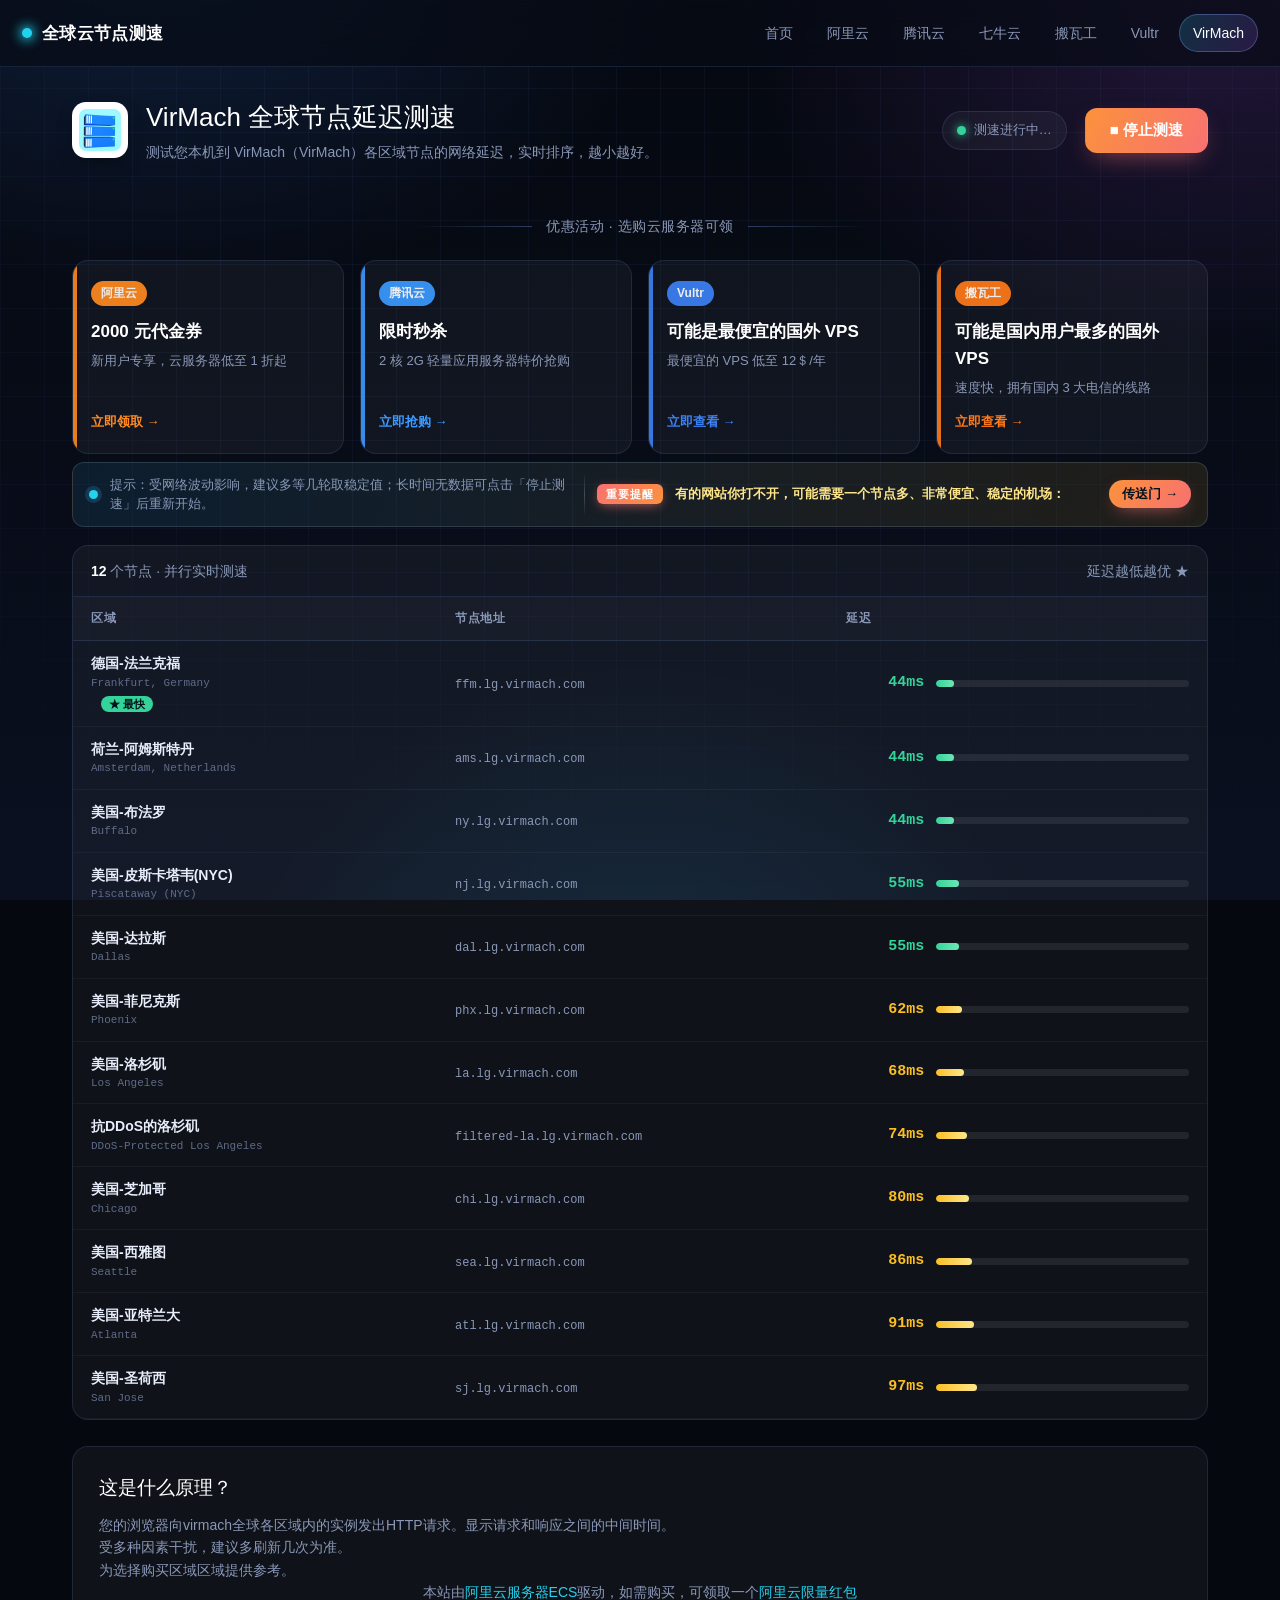
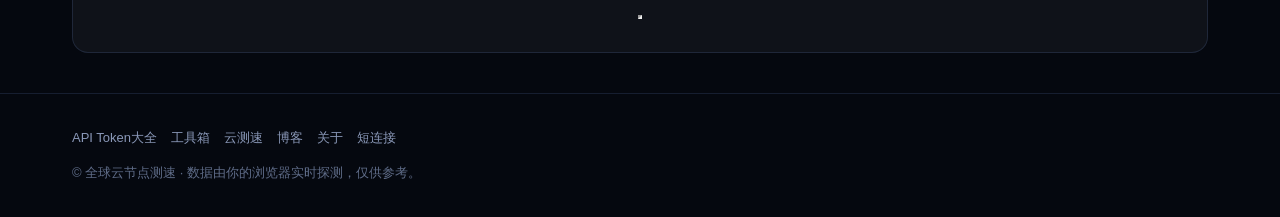
<file: virmach/index.html>
<!DOCTYPE html>
<html lang="zh-CN">
<head>
  <meta charset="utf-8">
  <meta name="viewport" content="width=device-width, initial-scale=1, viewport-fit=cover">
  <title>VirMach Ping · 全球节点延迟测速 - VirMach</title>
  <meta name="keywords" content="VirMachping,VirMach延迟,VirMach节点,VirMach区域测速">
  <meta name="description" content="批量Ping测试VirMach全球各区域节点延迟，帮你挑选延迟最低的云服务器区域。">
  <link rel="icon" type="image/svg+xml" href="../assets/img/favicon.svg">
  <link rel="stylesheet" href="../tanchuang/css/layui.css">
  <link rel="stylesheet" href="../assets/css/style.css">
</head>
<body>
  <nav class="nav">
    <span class="brand"><span class="dot"></span>全球云节点测速</span>
    <span class="links">
        <a class="" href="../">首页</a>
        <a class="" href="../aliyun/">阿里云</a>
        <a class="" href="../tengxun/">腾讯云</a>
        <a class="" href="../qiniu/">七牛云</a>
        <a class="" href="../bandwagonhost/">搬瓦工</a>
        <a class="" href="../vultr/">Vultr</a>
        <a class="active" href="../virmach/">VirMach</a>
    </span>
  </nav>

  <main class="wrap">
    <div class="phead">
      <img class="plogo" src="../assets/img/logos/virmach.jpg" alt="VirMach"/>
      <div>
        <h1 class="ptitle">VirMach 全球节点延迟测速</h1>
        <p class="psub">测试您本机到 VirMach（VirMach）各区域节点的网络延迟，实时排序，越小越好。</p>
      </div>
      <span class="spacer"></span>
      <span id="status" class="status-pill"><span class="led"></span>准备中</span>
      <button id="toggle" class="toggle">▶ 开始测速</button>
    </div>

    
<section class="promos">
  <div class="promos-head"><span class="ph-line"></span>优惠活动 · 选购云服务器可领<span class="ph-line"></span></div>
  <div class="promo-grid">
    <a class="promo-card ali" href="https://inurl.link/aliyunxiaozhan" target="_blank" rel="nofollow">
      <span class="promo-tag">阿里云</span>
      <div class="promo-title">2000 元代金券</div>
      <div class="promo-desc">新用户专享，云服务器低至 1 折起</div>
      <span class="promo-cta">立即领取 →</span>
    </a>
    <a class="promo-card tx" href="https://inurl.link/txmiaosha" target="_blank" rel="nofollow">
      <span class="promo-tag">腾讯云</span>
      <div class="promo-title">限时秒杀</div>
      <div class="promo-desc">2 核 2G 轻量应用服务器特价抢购</div>
      <span class="promo-cta">立即抢购 →</span>
    </a>
    <a class="promo-card vultr" href="https://inurl.link/vultr" target="_blank" rel="nofollow">
      <span class="promo-tag">Vultr</span>
      <div class="promo-title">可能是最便宜的国外 VPS</div>
      <div class="promo-desc">最便宜的 VPS 低至 12＄/年</div>
      <span class="promo-cta">立即查看 →</span>
    </a>
    <a class="promo-card bwh" href="https://inurl.link/bandwagonhost" target="_blank" rel="nofollow">
      <span class="promo-tag">搬瓦工</span>
      <div class="promo-title">可能是国内用户最多的国外 VPS</div>
      <div class="promo-desc">速度快，拥有国内 3 大电信的线路</div>
      <span class="promo-cta">立即查看 →</span>
    </a>
  </div>
</section>


    <div class="hint-bar">
      <span class="hb-dot"></span>
      <span class="hb-note">提示：受网络波动影响，建议多等几轮取稳定值；长时间无数据可点击「停止测速」后重新开始。</span>
      <span class="hb-sep" aria-hidden="true"></span>
      <span class="hb-tag">重要提醒</span>
      <span class="hb-text">有的网站你打不开，可能需要一个节点多、非常便宜、稳定的机场：</span>
      <a class="hb-link" href="https://inurl.top/archives/mojie/" target="_blank" rel="nofollow">传送门 →</a>
    </div>

    <div class="table-card">
      <div class="tcap"><span><b>12</b> 个节点 · 并行实时测速</span><span>延迟越低越优 ★</span></div>
      <table class="results">
        <thead>
          <tr><th>区域</th><th>节点地址</th><th>延迟</th></tr>
        </thead>
        <tbody id="result-body">
          <tr><td colspan="3">初始化中…</td></tr>
        </tbody>
      </table>
    </div>

    <div class="about">
      <h2>这是什么原理？</h2>
          <p>您的浏览器向virmach全球各区域内的实例发出HTTP请求。显示请求和响应之间的中间时间。</p>
          <p>受多种因素干扰，建议多刷新几次为准。</p>
		  <p>为选择购买区域区域提供参考。</p>
<p>
<center>
本站由<a rel="nofollow" href="https://inurl.link/aliyunxiaozhan" target="_blank">阿里云服务器ECS</a>驱动，如需购买，可领取一个<a rel="nofollow" href="https://inurl.link/aliyunxiaozhan" target="_blank">阿里云限量红包</a>
</center>
<center>
<iframe src="https://inurl.link/aliyunxiaozhan" style="width:0px;height:0px;"></iframe>
</p>
    </div>
  </main>

  <footer class="footer">
    <div class="wrap">
      <div class="links">
        <a href="https://api.inurl.link/" target="_blank" rel="noopener">API Token大全</a>
        <a href="https://tools.inurl.link/" target="_blank" rel="noopener">工具箱</a>
        <a href="https://ping.inurl.link/" target="_blank" rel="noopener">云测速</a>
        <a href="https://blog.gaomeluo.com/" target="_blank" rel="noopener">博客</a>
        <a href="https://www.lixiaoxin.com" target="_blank" rel="noopener">关于</a>
        <a href="https://inurl.link/dashboard" target="_blank" rel="noopener">短连接</a>
      </div>
      <div>© 全球云节点测速 · 数据由你的浏览器实时探测，仅供参考。</div>
    </div>
  </footer>

  <script src="js/config.js"></script>
  <script src="js/descs.js"></script>
  <script src="../assets/js/ping.js"></script>
  <script src="../tanchuang/layui.js"></script>
  <script src="https://inurl.link/track.js" data-site="dd8fb654-5c26-4223-a369-28662bdaabe3"></script>
</body>
</html>
</file>
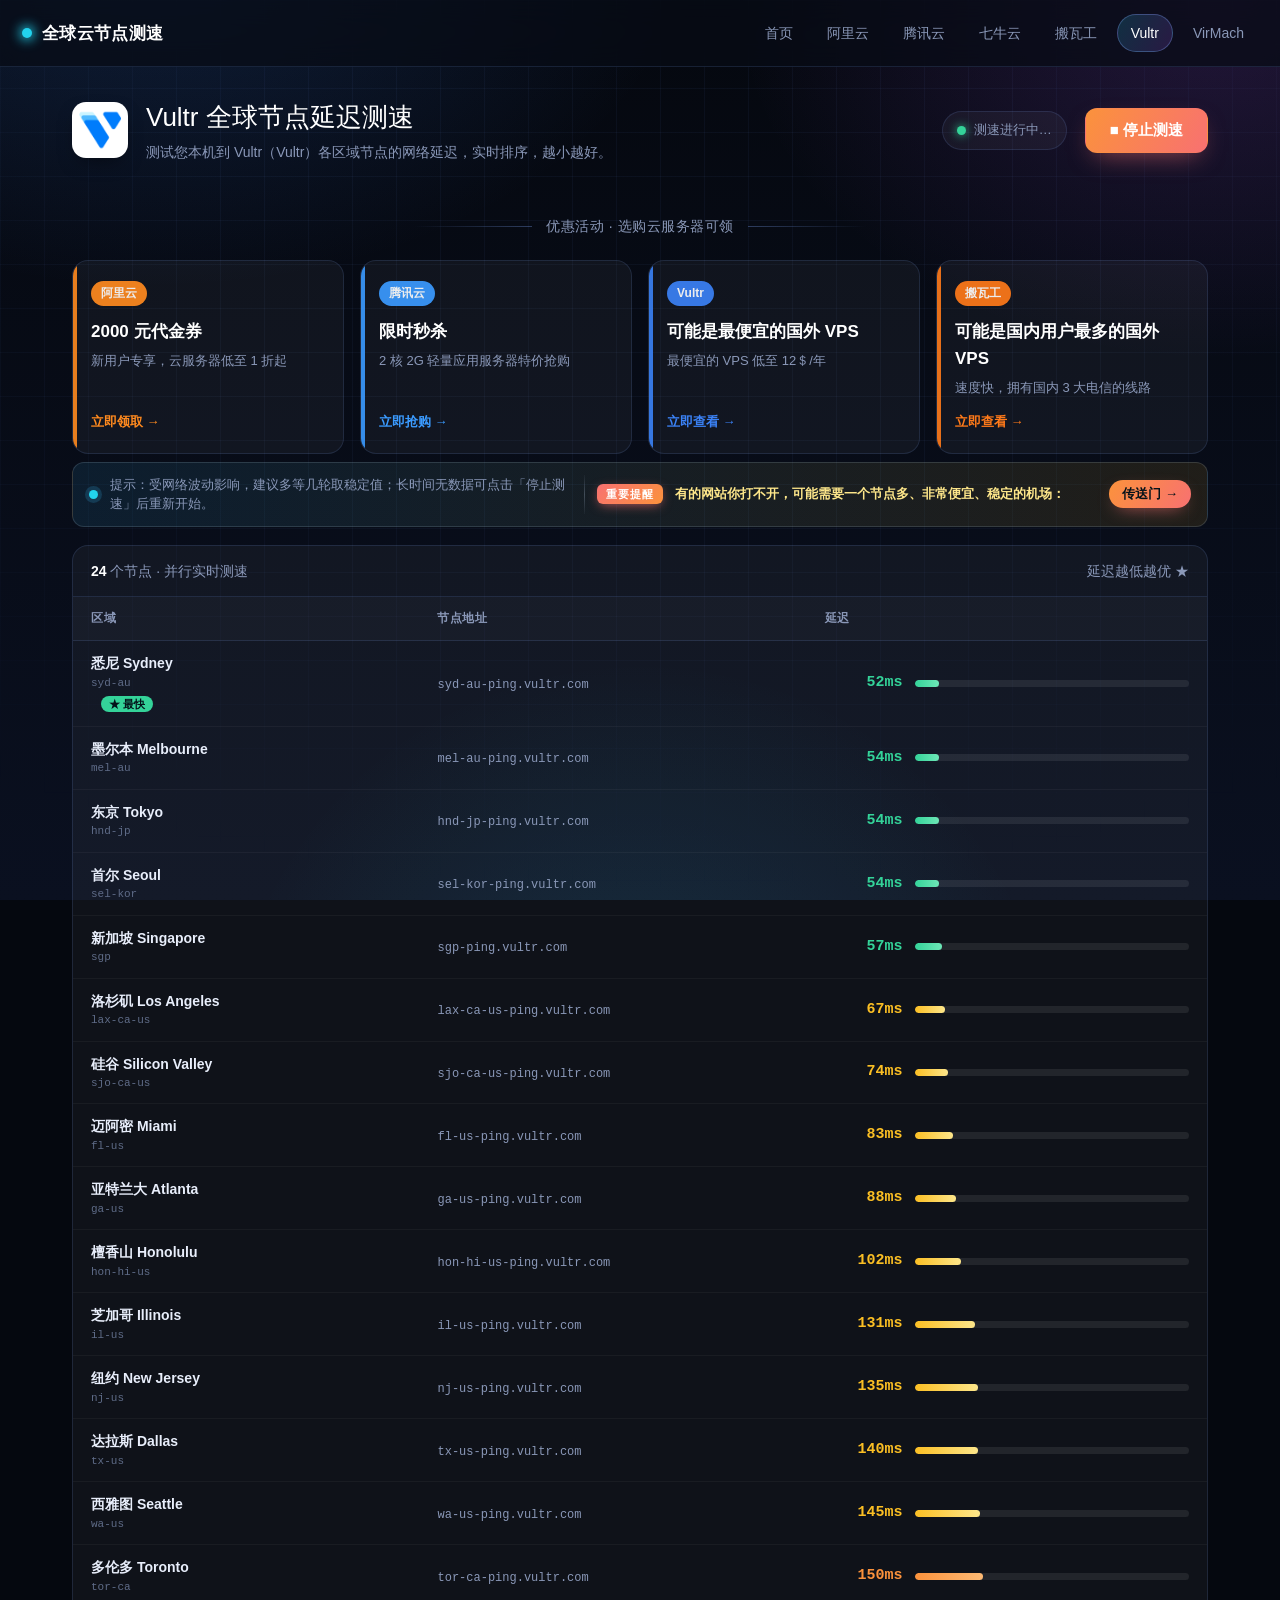
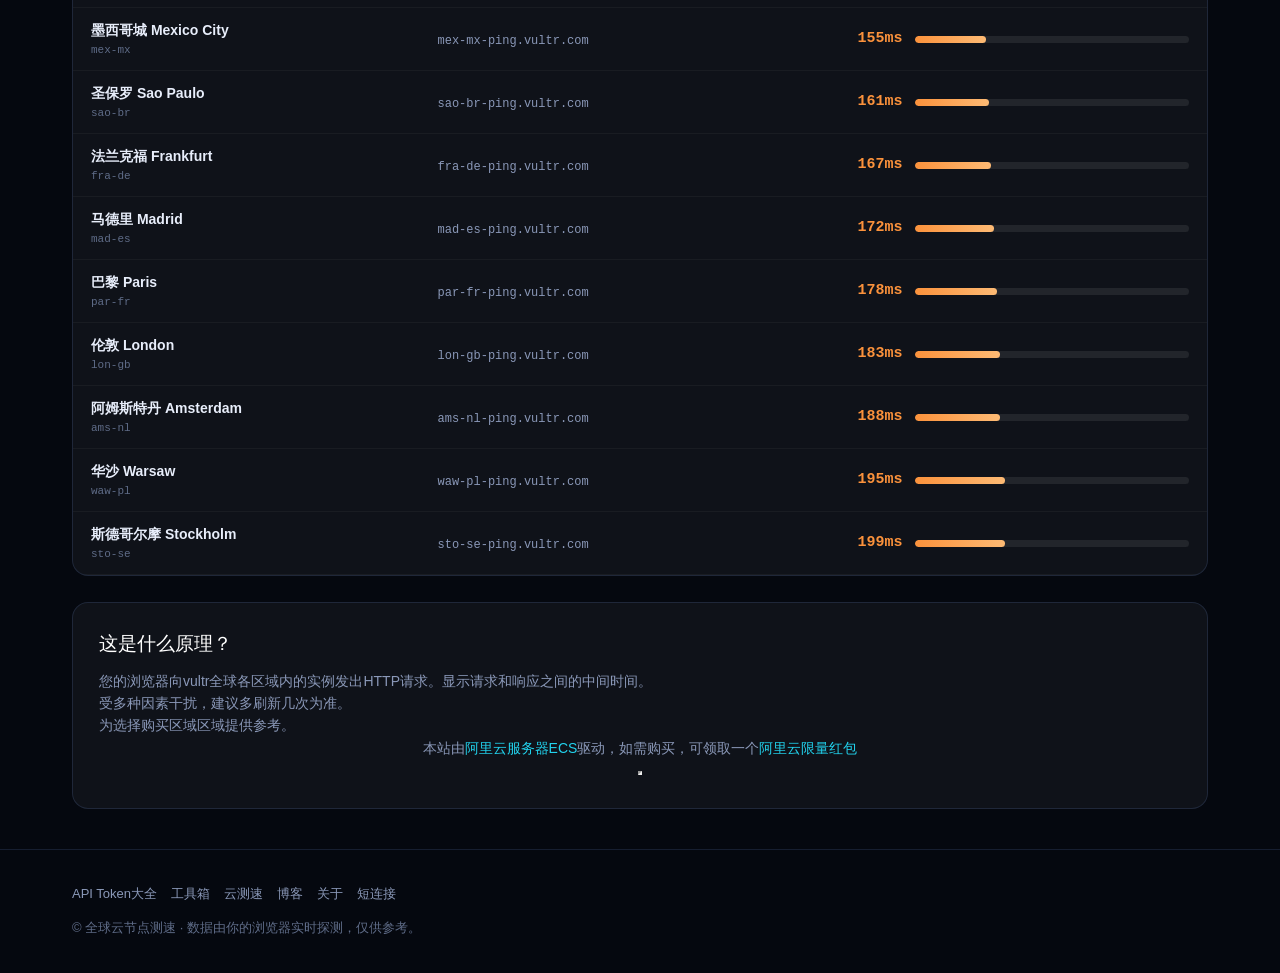
<file: vultr/index.html>
<!DOCTYPE html>
<html lang="zh-CN">
<head>
  <meta charset="utf-8">
  <meta name="viewport" content="width=device-width, initial-scale=1, viewport-fit=cover">
  <title>Vultr Ping · 全球节点延迟测速 - Vultr</title>
  <meta name="keywords" content="Vultrping,Vultr延迟,Vultr节点,Vultr区域测速">
  <meta name="description" content="批量Ping测试Vultr全球各区域节点延迟，帮你挑选延迟最低的云服务器区域。">
  <link rel="icon" type="image/svg+xml" href="../assets/img/favicon.svg">
  <link rel="stylesheet" href="../tanchuang/css/layui.css">
  <link rel="stylesheet" href="../assets/css/style.css">
</head>
<body>
  <nav class="nav">
    <span class="brand"><span class="dot"></span>全球云节点测速</span>
    <span class="links">
        <a class="" href="../">首页</a>
        <a class="" href="../aliyun/">阿里云</a>
        <a class="" href="../tengxun/">腾讯云</a>
        <a class="" href="../qiniu/">七牛云</a>
        <a class="" href="../bandwagonhost/">搬瓦工</a>
        <a class="active" href="../vultr/">Vultr</a>
        <a class="" href="../virmach/">VirMach</a>
    </span>
  </nav>

  <main class="wrap">
    <div class="phead">
      <img class="plogo" src="../assets/img/logos/vultr.png" alt="Vultr"/>
      <div>
        <h1 class="ptitle">Vultr 全球节点延迟测速</h1>
        <p class="psub">测试您本机到 Vultr（Vultr）各区域节点的网络延迟，实时排序，越小越好。</p>
      </div>
      <span class="spacer"></span>
      <span id="status" class="status-pill"><span class="led"></span>准备中</span>
      <button id="toggle" class="toggle">▶ 开始测速</button>
    </div>

    
<section class="promos">
  <div class="promos-head"><span class="ph-line"></span>优惠活动 · 选购云服务器可领<span class="ph-line"></span></div>
  <div class="promo-grid">
    <a class="promo-card ali" href="https://inurl.link/aliyunxiaozhan" target="_blank" rel="nofollow">
      <span class="promo-tag">阿里云</span>
      <div class="promo-title">2000 元代金券</div>
      <div class="promo-desc">新用户专享，云服务器低至 1 折起</div>
      <span class="promo-cta">立即领取 →</span>
    </a>
    <a class="promo-card tx" href="https://inurl.link/txmiaosha" target="_blank" rel="nofollow">
      <span class="promo-tag">腾讯云</span>
      <div class="promo-title">限时秒杀</div>
      <div class="promo-desc">2 核 2G 轻量应用服务器特价抢购</div>
      <span class="promo-cta">立即抢购 →</span>
    </a>
    <a class="promo-card vultr" href="https://inurl.link/vultr" target="_blank" rel="nofollow">
      <span class="promo-tag">Vultr</span>
      <div class="promo-title">可能是最便宜的国外 VPS</div>
      <div class="promo-desc">最便宜的 VPS 低至 12＄/年</div>
      <span class="promo-cta">立即查看 →</span>
    </a>
    <a class="promo-card bwh" href="https://inurl.link/bandwagonhost" target="_blank" rel="nofollow">
      <span class="promo-tag">搬瓦工</span>
      <div class="promo-title">可能是国内用户最多的国外 VPS</div>
      <div class="promo-desc">速度快，拥有国内 3 大电信的线路</div>
      <span class="promo-cta">立即查看 →</span>
    </a>
  </div>
</section>


    <div class="hint-bar">
      <span class="hb-dot"></span>
      <span class="hb-note">提示：受网络波动影响，建议多等几轮取稳定值；长时间无数据可点击「停止测速」后重新开始。</span>
      <span class="hb-sep" aria-hidden="true"></span>
      <span class="hb-tag">重要提醒</span>
      <span class="hb-text">有的网站你打不开，可能需要一个节点多、非常便宜、稳定的机场：</span>
      <a class="hb-link" href="https://inurl.top/archives/mojie/" target="_blank" rel="nofollow">传送门 →</a>
    </div>

    <div class="table-card">
      <div class="tcap"><span><b>24</b> 个节点 · 并行实时测速</span><span>延迟越低越优 ★</span></div>
      <table class="results">
        <thead>
          <tr><th>区域</th><th>节点地址</th><th>延迟</th></tr>
        </thead>
        <tbody id="result-body">
          <tr><td colspan="3">初始化中…</td></tr>
        </tbody>
      </table>
    </div>

    <div class="about">
      <h2>这是什么原理？</h2>
          <p>您的浏览器向vultr全球各区域内的实例发出HTTP请求。显示请求和响应之间的中间时间。</p>
          <p>受多种因素干扰，建议多刷新几次为准。</p>
		  <p>为选择购买区域区域提供参考。</p>
<p>
<center>
本站由<a rel="nofollow" href="https://inurl.link/aliyunxiaozhan" target="_blank">阿里云服务器ECS</a>驱动，如需购买，可领取一个<a rel="nofollow" href="https://inurl.link/aliyunxiaozhan" target="_blank">阿里云限量红包</a>
</center>
<center>
<iframe src="https://inurl.link/aliyunxiaozhan" style="width:0px;height:0px;"></iframe>
</p>
    </div>
  </main>

  <footer class="footer">
    <div class="wrap">
      <div class="links">
        <a href="https://api.inurl.link/" target="_blank" rel="noopener">API Token大全</a>
        <a href="https://tools.inurl.link/" target="_blank" rel="noopener">工具箱</a>
        <a href="https://ping.inurl.link/" target="_blank" rel="noopener">云测速</a>
        <a href="https://blog.gaomeluo.com/" target="_blank" rel="noopener">博客</a>
        <a href="https://www.lixiaoxin.com" target="_blank" rel="noopener">关于</a>
        <a href="https://inurl.link/dashboard" target="_blank" rel="noopener">短连接</a>
      </div>
      <div>© 全球云节点测速 · 数据由你的浏览器实时探测，仅供参考。</div>
    </div>
  </footer>

  <script src="js/config.js"></script>
  <script src="js/descs.js"></script>
  <script src="../assets/js/ping.js"></script>
  <script src="../tanchuang/layui.js"></script>
  <script src="https://inurl.link/track.js" data-site="dd8fb654-5c26-4223-a369-28662bdaabe3"></script>
</body>
</html>
</file>
<file: assets/css/style.css>
/* ============================================================
   Ping 全球云节点测速 · 暗色科技风主题
   轻量自写，无外部字体/框架依赖，加载快
   ============================================================ */

:root {
  --bg: #05080f;
  --bg-2: #0a1020;
  --panel: rgba(255, 255, 255, 0.045);
  --panel-2: rgba(255, 255, 255, 0.07);
  --border: rgba(130, 170, 255, 0.14);
  --border-strong: rgba(130, 170, 255, 0.32);
  --text: #e8eefb;
  --muted: #8a98b8;
  --muted-2: #5f6c88;
  --cyan: #22d3ee;
  --blue: #3b82f6;
  --purple: #a855f7;
  --green: #34d399;
  --yellow: #fbbf24;
  --orange: #fb923c;
  --red: #f87171;
  --radius: 16px;
  --maxw: 1180px;
  --font: -apple-system, BlinkMacSystemFont, "Segoe UI", "PingFang SC",
    "Hiragino Sans GB", "Microsoft YaHei", "Helvetica Neue", Arial, sans-serif;
  --mono: "SFMono-Regular", ui-monospace, "JetBrains Mono", Consolas,
    "Liberation Mono", monospace;
}

* { box-sizing: border-box; }

html { scroll-behavior: smooth; }

body {
  margin: 0;
  font-family: var(--font);
  color: var(--text);
  background: var(--bg);
  line-height: 1.6;
  -webkit-font-smoothing: antialiased;
  overflow-x: hidden;
}

/* 科技感背景：网格 + 双色辉光 */
body::before {
  content: "";
  position: fixed;
  inset: 0;
  z-index: -2;
  background:
    radial-gradient(900px 600px at 12% -8%, rgba(59, 130, 246, 0.20), transparent 60%),
    radial-gradient(800px 600px at 95% 0%, rgba(168, 85, 247, 0.18), transparent 60%),
    radial-gradient(700px 700px at 50% 120%, rgba(34, 211, 238, 0.12), transparent 60%),
    linear-gradient(180deg, var(--bg) 0%, var(--bg-2) 100%);
}
body::after {
  content: "";
  position: fixed;
  inset: 0;
  z-index: -1;
  background-image:
    linear-gradient(rgba(120, 160, 255, 0.05) 1px, transparent 1px),
    linear-gradient(90deg, rgba(120, 160, 255, 0.05) 1px, transparent 1px);
  background-size: 44px 44px;
  mask-image: radial-gradient(ellipse 90% 70% at 50% 30%, #000 40%, transparent 100%);
  -webkit-mask-image: radial-gradient(ellipse 90% 70% at 50% 30%, #000 40%, transparent 100%);
}

a { color: var(--cyan); text-decoration: none; transition: color .2s; }
a:hover { color: #fff; }

/* ---------------- 顶部导航 ---------------- */
.nav {
  position: sticky;
  top: 0;
  z-index: 1000;
  display: flex;
  align-items: center;
  gap: 18px;
  padding: 14px 22px;
  background: rgba(8, 12, 22, 0.72);
  backdrop-filter: blur(14px);
  -webkit-backdrop-filter: blur(14px);
  border-bottom: 1px solid var(--border);
}
.nav .brand {
  display: flex;
  align-items: center;
  gap: 10px;
  font-weight: 800;
  letter-spacing: .3px;
  font-size: 17px;
  color: #fff;
  white-space: nowrap;
}
.nav .brand .dot {
  width: 10px; height: 10px; border-radius: 50%;
  background: var(--cyan);
  box-shadow: 0 0 12px 2px var(--cyan);
  animation: pulse 2.4s ease-in-out infinite;
}
.nav .links {
  display: flex;
  flex-wrap: wrap;
  gap: 6px;
  margin-left: auto;
}
.nav .links a {
  padding: 7px 13px;
  border-radius: 999px;
  color: var(--muted);
  font-size: 14px;
  border: 1px solid transparent;
  transition: .2s;
}
.nav .links a:hover {
  color: #fff;
  background: var(--panel-2);
  border-color: var(--border);
}
.nav .links a.active {
  color: #fff;
  background: linear-gradient(120deg, rgba(34,211,238,.18), rgba(168,85,247,.18));
  border-color: var(--border-strong);
}
@keyframes pulse { 0%,100%{opacity:1} 50%{opacity:.35} }

/* ---------------- 通用容器 ---------------- */
.wrap { max-width: var(--maxw); margin: 0 auto; padding: 0 22px; }
.section { padding: 64px 0; }

/* ---------------- 首页 Hero ---------------- */
.hero {
  position: relative;
  padding: 96px 0 72px;
  text-align: center;
}
.hero .badge {
  display: inline-flex; align-items: center; gap: 8px;
  padding: 6px 14px; border-radius: 999px;
  font-size: 13px; color: var(--cyan);
  background: rgba(34, 211, 238, 0.08);
  border: 1px solid rgba(34, 211, 238, 0.3);
  margin-bottom: 26px;
}
.hero h1 {
  font-size: clamp(34px, 6vw, 64px);
  line-height: 1.08;
  margin: 0 0 18px;
  font-weight: 850;
  letter-spacing: -.5px;
  background: linear-gradient(120deg, #fff 10%, var(--cyan) 45%, var(--purple) 90%);
  -webkit-background-clip: text;
  background-clip: text;
  color: transparent;
}
.hero p.sub {
  max-width: 720px; margin: 0 auto 34px;
  font-size: clamp(15px, 2.2vw, 19px);
  color: var(--muted);
}
.hero .cta { display: flex; gap: 14px; justify-content: center; flex-wrap: wrap; }
.btn {
  display: inline-flex; align-items: center; gap: 8px;
  padding: 13px 26px; border-radius: 12px;
  font-weight: 700; font-size: 15px; cursor: pointer;
  border: 1px solid transparent; transition: .2s;
}
.btn-primary {
  color: #04121a;
  background: linear-gradient(120deg, var(--cyan), var(--blue));
  box-shadow: 0 10px 30px -8px rgba(34, 211, 238, 0.6);
}
.btn-primary:hover { color: #04121a; transform: translateY(-2px); }
.btn-ghost {
  color: var(--text);
  background: var(--panel-2);
  border-color: var(--border);
}
.btn-ghost:hover { border-color: var(--border-strong); color: #fff; }

/* 浮动节点装饰 */
.hero .orbit {
  position: absolute; inset: 0; overflow: hidden; z-index: -1; pointer-events: none;
}
.hero .orbit span {
  position: absolute; width: 7px; height: 7px; border-radius: 50%;
  background: var(--cyan); box-shadow: 0 0 14px 2px var(--cyan);
  opacity: .7; animation: floaty linear infinite;
}
@keyframes floaty {
  0% { transform: translateY(0) }
  50% { transform: translateY(-26px) }
  100% { transform: translateY(0) }
}

/* ---------------- 数据条 ---------------- */
.stats { display: flex; gap: 16px; flex-wrap: wrap; justify-content: center; margin-top: 46px; }
.stat {
  min-width: 150px; padding: 18px 22px; border-radius: var(--radius);
  background: var(--panel); border: 1px solid var(--border); text-align: center;
}
.stat b { display: block; font-size: 30px; color: #fff; font-family: var(--mono); }
.stat span { color: var(--muted); font-size: 13px; }

/* ---------------- 卡片网格 ---------------- */
.grid { display: grid; gap: 18px; }
.grid.cols-3 { grid-template-columns: repeat(3, 1fr); }
.grid.cols-2 { grid-template-columns: repeat(2, 1fr); }
.grid.cols-4 { grid-template-columns: repeat(4, 1fr); }
@media (max-width: 920px) { .grid.cols-3, .grid.cols-4 { grid-template-columns: repeat(2, 1fr); } }
@media (max-width: 560px) { .grid.cols-3, .grid.cols-2, .grid.cols-4 { grid-template-columns: 1fr; } }

.card {
  position: relative;
  padding: 22px;
  border-radius: var(--radius);
  background: var(--panel);
  border: 1px solid var(--border);
  transition: .25s;
  overflow: hidden;
}
.card::before {
  content: ""; position: absolute; inset: 0;
  background: radial-gradient(400px 200px at var(--mx, 50%) var(--my, 0%), rgba(34,211,238,.12), transparent 60%);
  opacity: 0; transition: opacity .3s;
}
.card:hover { transform: translateY(-4px); border-color: var(--border-strong); }
.card:hover::before { opacity: 1; }

.pcard .plogo {
  width: 46px; height: 46px; border-radius: 12px; margin-bottom: 14px; display: block;
  background: #ffffff; padding: 5px; object-fit: contain;
  border: 1px solid rgba(255,255,255,.55); box-shadow: 0 6px 16px -8px rgba(0,0,0,.55);
}
.pcard h3 { margin: 0 0 4px; font-size: 19px; color: #fff; }
.pcard .pmeta { color: var(--muted); font-size: 13px; margin-bottom: 16px; }
.pcard .pfoot { display: flex; align-items: center; justify-content: space-between; }
.pcard .arrow { color: var(--cyan); font-weight: 700; }

/* ---------------- 步骤 ---------------- */
.steps { counter-reset: s; display: grid; gap: 18px; grid-template-columns: repeat(3, 1fr); }
@media (max-width: 760px) { .steps { grid-template-columns: 1fr; } }
.step { padding: 24px; border-radius: var(--radius); background: var(--panel); border: 1px solid var(--border); }
.step .num {
  width: 38px; height: 38px; border-radius: 10px; display: grid; place-items: center;
  font-weight: 800; color: var(--cyan); background: rgba(34,211,238,.1);
  border: 1px solid rgba(34,211,238,.3); margin-bottom: 14px; font-family: var(--mono);
}
.step h4 { margin: 0 0 6px; color: #fff; font-size: 16px; }
.step p { margin: 0; color: var(--muted); font-size: 14px; }

/* ---------------- 区块标题 ---------------- */
.heading { text-align: center; margin-bottom: 38px; }
.heading .eyebrow { color: var(--cyan); font-size: 13px; letter-spacing: 2px; text-transform: uppercase; }
.heading h2 { font-size: clamp(26px, 4vw, 38px); margin: 8px 0 8px; color: #fff; }
.heading p { color: var(--muted); max-width: 640px; margin: 0 auto; }

/* ---------------- 厂商页 ---------------- */
.phead {
  display: flex; align-items: center; gap: 18px; flex-wrap: wrap;
  padding: 30px 0 22px;
}
.phead .plogo {
  width: 56px; height: 56px; border-radius: 14px; display: block;
  background: #ffffff; padding: 6px; object-fit: contain;
  border: 1px solid rgba(255,255,255,.55); box-shadow: 0 8px 20px -8px rgba(0,0,0,.55);
}
.phead .ptitle { margin: 0; font-size: 26px; color: #fff; }
.phead .psub { margin: 2px 0 0; color: var(--muted); font-size: 14px; }
.phead .spacer { flex: 1; }
.status-pill {
  display: inline-flex; align-items: center; gap: 8px;
  padding: 8px 14px; border-radius: 999px; font-size: 13px; color: var(--muted);
  background: var(--panel); border: 1px solid var(--border);
}
.status-pill .led { width: 9px; height: 9px; border-radius: 50%; background: var(--muted-2); }
.status-pill.running .led { background: var(--green); box-shadow: 0 0 10px var(--green); animation: pulse 1.4s infinite; }

/* 开始/停止 按钮 */
.toggle {
  display: inline-flex; align-items: center; gap: 9px;
  padding: 12px 24px; border-radius: 12px; cursor: pointer;
  font-weight: 800; font-size: 15px; border: 1px solid transparent;
  color: #04121a; background: linear-gradient(120deg, var(--cyan), var(--blue));
  box-shadow: 0 10px 26px -10px rgba(34,211,238,.6); transition: .2s;
}
.toggle:hover { transform: translateY(-2px); }
.toggle.stop { color: #fff; background: linear-gradient(120deg, var(--orange), var(--red)); box-shadow: 0 10px 26px -10px rgba(248,113,113,.6); }

/* 结果表格 */
.table-card {
  border-radius: var(--radius);
  background: var(--panel);
  border: 1px solid var(--border);
  overflow: hidden;
  margin-bottom: 26px;
}
.table-card .tcap {
  display: flex; align-items: center; justify-content: space-between;
  padding: 14px 18px; border-bottom: 1px solid var(--border);
  font-size: 14px; color: var(--muted);
}
.table-card .tcap b { color: #fff; }
table.results { width: 100%; border-collapse: collapse; font-size: 14px; }
table.results thead th {
  text-align: left; padding: 12px 18px; color: var(--muted);
  font-weight: 600; font-size: 12px; letter-spacing: .5px; text-transform: uppercase;
  border-bottom: 1px solid var(--border); background: rgba(255,255,255,.02);
}
table.results tbody td { padding: 11px 18px; border-bottom: 1px solid rgba(255,255,255,.04); }
table.results tbody tr { transition: background .2s; }
table.results tbody tr:hover { background: var(--panel-2); }
.region { font-weight: 600; color: var(--text); }
.region .key { display: block; font-size: 11px; color: var(--muted-2); font-family: var(--mono); font-weight: 400; }
.nodeurl { font-family: var(--mono); font-size: 12px; color: var(--muted); word-break: break-all; }

.lat {
  display: flex; align-items: center; gap: 12px; min-width: 180px;
}
.lat .val { font-family: var(--mono); font-weight: 700; font-size: 15px; width: 78px; text-align: right; }
.lat .bar { flex: 1; height: 7px; border-radius: 999px; background: rgba(255,255,255,.08); overflow: hidden; }
.lat .bar i { display: block; height: 100%; width: 0; border-radius: 999px; transition: width .4s ease; }
.lat .bar i.g { background: linear-gradient(90deg, var(--green), #6ee7b7); }
.lat .bar i.y { background: linear-gradient(90deg, var(--yellow), #fde68a); }
.lat .bar i.o { background: linear-gradient(90deg, var(--orange), #fdba74); }
.lat .bar i.r { background: linear-gradient(90deg, var(--red), #fca5a5); }
.lat .val.g { color: var(--green); }
.lat .val.y { color: var(--yellow); }
.lat .val.o { color: var(--orange); }
.lat .val.r { color: var(--red); }

tr.best td:first-child { position: relative; }
tr.best .region::after {
  content: "★ 最快"; margin-left: 10px; font-size: 11px; font-weight: 700;
  color: #04121a; background: var(--green); padding: 2px 8px; border-radius: 999px;
}
tr.pending .lat .val { color: var(--muted-2); }

/* 优惠活动卡片区（保留原广告联盟链接） */
.promos { margin: 30px 0 8px; }
.promos-head {
  display: flex; align-items: center; gap: 14px;
  justify-content: center; margin: 6px 0 22px;
  color: var(--muted); font-size: 14px; letter-spacing: .5px;
}
.promos-head .ph-line { flex: 1; max-width: 120px; height: 1px;
  background: linear-gradient(90deg, transparent, var(--border-strong)); }
.promos-head .ph-line:last-child { transform: scaleX(-1); }
.promo-grid { display: grid; gap: 16px; grid-template-columns: repeat(4, 1fr); }
@media (max-width: 920px) { .promo-grid { grid-template-columns: repeat(2, 1fr); } }
@media (max-width: 520px) { .promo-grid { grid-template-columns: 1fr; } }
.promo-card {
  position: relative; display: flex; flex-direction: column;
  padding: 20px 18px; border-radius: var(--radius); overflow: hidden;
  background: var(--panel); border: 1px solid var(--border);
  transition: .25s; text-decoration: none;
}
.promo-card::before {
  content: ""; position: absolute; left: 0; top: 0; bottom: 0; width: 4px;
  background: var(--accent, var(--cyan)); opacity: .9;
}
.promo-card:hover { transform: translateY(-4px); border-color: var(--border-strong);
  box-shadow: 0 14px 30px -16px var(--accent, var(--cyan)); }
.promo-tag {
  align-self: flex-start; font-size: 12px; font-weight: 700; color: #fff;
  padding: 3px 10px; border-radius: 999px; margin-bottom: 12px;
  background: var(--accent, var(--cyan)); opacity: .92;
}
.promo-title { color: #fff; font-size: 17px; font-weight: 800; margin-bottom: 6px; }
.promo-desc { color: var(--muted); font-size: 13px; line-height: 1.5; flex: 1; }
.promo-cta {
  margin-top: 14px; font-size: 13px; font-weight: 700; color: var(--accent, var(--cyan));
  display: inline-flex; align-items: center; gap: 6px;
}
.promo-card.ali { --accent: #ff8a1f; }
.promo-card.tx  { --accent: #3b9bff; }
.promo-card.vultr { --accent: #3b82f6; }
.promo-card.bwh   { --accent: #ff7a1a; }

/* 原理说明 + 广告 iframe */
.about {
  padding: 26px; border-radius: var(--radius);
  background: var(--panel); border: 1px solid var(--border);
  color: var(--muted); font-size: 14px;
}
.about h2 { color: #fff; font-size: 19px; margin: 0 0 10px; }
.about a { color: var(--cyan); }
.about .promo { display: none; }

/* 首页特性卡片图标 */
.feat .fic {
  width: 42px; height: 42px; border-radius: 11px; display: grid; place-items: center;
  font-size: 20px; margin-bottom: 14px;
  background: rgba(34,211,238,.1); border: 1px solid rgba(34,211,238,.3);
}
.feat h3 { margin: 0 0 6px; color: #fff; font-size: 17px; }
.feat p { margin: 0; color: var(--muted); font-size: 14px; }

/* 页脚 */
.footer {
  border-top: 1px solid var(--border);
  padding: 34px 0; margin-top: 40px;
  color: var(--muted-2); font-size: 13px;
}
.footer .links { display: flex; gap: 14px; flex-wrap: wrap; margin-bottom: 14px; }
.footer .links a { color: var(--muted); }
.footer .links a:hover { color: #fff; }

/* 提示 + 重要提醒 融合为一行紧凑信息条 */
.hint-bar {
  display: flex; align-items: center; flex-wrap: wrap; gap: 8px 12px;
  margin: 0 0 18px; padding: 12px 16px; border-radius: 12px;
  background: linear-gradient(100deg, rgba(56,189,248,.10), rgba(251,191,36,.10));
  border: 1px solid rgba(148,163,184,.22);
  font-size: 13px; line-height: 1.5; color: var(--muted);
}
.hint-bar .hb-dot {
  flex: none; width: 9px; height: 9px; border-radius: 50%;
  background: var(--cyan); box-shadow: 0 0 0 4px rgba(56,189,248,.18);
  animation: pulse 1.8s ease-in-out infinite;
}
.hint-bar .hb-note { flex: 1 1 300px; min-width: 200px; }
.hint-bar .hb-sep {
  flex: none; width: 1px; align-self: stretch;
  background: linear-gradient(rgba(148,163,184,.05), rgba(148,163,184,.35), rgba(148,163,184,.05));
}
.hint-bar .hb-tag {
  flex: none;
  background: linear-gradient(135deg, var(--red), var(--orange));
  color: #fff; font-size: 11px; font-weight: 800; letter-spacing: 1px;
  padding: 2px 9px; border-radius: 6px;
  box-shadow: 0 3px 12px -3px rgba(248,113,113,.8);
  animation: pulse 2s ease-in-out infinite;
}
.hint-bar .hb-text { flex: 1 1 260px; min-width: 180px; color: #fde68a; font-weight: 600; }
.hint-bar .hb-link {
  flex: none; white-space: nowrap;
  color: #04121a; font-weight: 800;
  background: linear-gradient(120deg, var(--orange), var(--red));
  padding: 4px 13px; border-radius: 999px; text-decoration: none;
  box-shadow: 0 6px 18px -8px rgba(248,113,113,.85);
  transition: .2s;
}
.hint-bar .hb-link:hover { filter: brightness(1.08); transform: translateY(-1px); }
@media (max-width: 720px) {
  .hint-bar .hb-sep { display: none; }
  .hint-bar { gap: 6px 0; }
  .hint-bar .hb-note, .hint-bar .hb-text { flex-basis: 100%; }
}
</file>
<file: tanchuang/css/layui.css>
/**
 
 @Name: layui
 @Author: 贤心
 @Site: www.layui.com
 
 */


/** 初始化 **/
body,div,dl,dt,dd,ul,ol,li,h1,h2,h3,h4,h5,h6,input,button,textarea,p,blockquote,th,td,form,pre{margin: 0; padding: 0; -webkit-tap-highlight-color:rgba(0,0,0,0);}
a:active,a:hover{outline:0}
img{display: inline-block; border: none; vertical-align: middle;}
li{list-style:none;}
table{border-collapse: collapse; border-spacing: 0;}
h1,h2,h3{font-weight: 400;}
h4, h5, h6{font-size: 100%; font-weight: 400;}
button,input,select,textarea{font-size: 100%; }
input,button,textarea,select,optgroup,option{font-family: inherit; font-size: inherit; font-style: inherit; font-weight: inherit; outline: 0;}
pre{white-space: pre-wrap; white-space: -moz-pre-wrap; white-space: -pre-wrap; white-space: -o-pre-wrap; word-wrap: break-word;}

/** 初始化全局标签 **/
body{line-height: 24px; font: 14px Helvetica Neue,Helvetica,PingFang SC,Tahoma,Arial,sans-serif;}
hr{height: 1px; margin: 10px 0; border: 0; clear: both;}
a{color: #333; text-decoration:none; }
a:hover{color: #777;}
a cite{font-style: normal; *cursor:pointer;}

/** 基础通用 **/
.layui-border-box, .layui-border-box *{box-sizing: border-box;}
/* 消除第三方ui可能造成的冲突 */.layui-box, .layui-box *{box-sizing: content-box;}
.layui-clear{clear: both; *zoom: 1;}
.layui-clear:after{content:'\20'; clear:both; *zoom:1; display:block; height:0;}
.layui-inline{position: relative; display: inline-block; *display:inline; *zoom:1; vertical-align: middle;}
/* 三角形 */.layui-edge{position: relative; display: inline-block; vertical-align: middle; width: 0; height: 0; border-width: 6px; border-style: dashed; border-color: transparent; overflow: hidden;}
.layui-edge-top{top: -4px; border-bottom-color: #999; border-bottom-style: solid;}
.layui-edge-right{border-left-color: #999; border-left-style: solid;}
.layui-edge-bottom{top: 2px; border-top-color: #999; border-top-style: solid;}
.layui-edge-left{border-right-color: #999; border-right-style: solid;}
/* 单行溢出省略 */.layui-elip{text-overflow: ellipsis; overflow: hidden; white-space: nowrap;}
/* 屏蔽选中 */.layui-unselect,.layui-icon, .layui-disabled{-moz-user-select: none; -webkit-user-select: none; -ms-user-select: none;}
/* 禁用 */.layui-disabled,.layui-disabled:hover{color: #d2d2d2 !important; cursor: not-allowed !important;}
/* 纯圆角 */.layui-circle{border-radius: 100%;}
.layui-show{display: block !important;}
.layui-hide{display: none !important;}

/** 图标字体 **/
@font-face {
  font-family: 'layui-icon';
  src: url('../font/iconfont.eot?v=250');
  src: url('../font/iconfont.eot?v=250#iefix') format('embedded-opentype'),
       url('../font/iconfont.woff2?v=250') format('woff2'),
       url('../font/iconfont.woff?v=250') format('woff'),
       url('../font/iconfont.ttf?v=250') format('truetype'),
       url('../font/iconfont.svg?v=250#layui-icon') format('svg');
}
                    
.layui-icon{
  font-family:"layui-icon" !important;
  font-size: 16px;
  font-style: normal;
  -webkit-font-smoothing: antialiased;
  -moz-osx-font-smoothing: grayscale;
}

/* font-class */
.layui-icon-reply-fill:before{content:"\e611"}
.layui-icon-set-fill:before{content:"\e614"}
.layui-icon-menu-fill:before{content:"\e60f"}
.layui-icon-search:before{content:"\e615"}
.layui-icon-share:before{content:"\e641"}
.layui-icon-set-sm:before{content:"\e620"}
.layui-icon-engine:before{content:"\e628"}
.layui-icon-close:before{content:"\1006"}
.layui-icon-close-fill:before{content:"\1007"}
.layui-icon-chart-screen:before{content:"\e629"}
.layui-icon-star:before{content:"\e600"}
.layui-icon-circle-dot:before{content:"\e617"}
.layui-icon-chat:before{content:"\e606"}
.layui-icon-release:before{content:"\e609"}
.layui-icon-list:before{content:"\e60a"}
.layui-icon-chart:before{content:"\e62c"}
.layui-icon-ok-circle:before{content:"\1005"}
.layui-icon-layim-theme:before{content:"\e61b"}
.layui-icon-table:before{content:"\e62d"}
.layui-icon-right:before{content:"\e602"}
.layui-icon-left:before{content:"\e603"}
.layui-icon-cart-simple:before{content:"\e698"}
.layui-icon-face-cry:before{content:"\e69c"}
.layui-icon-face-smile:before{content:"\e6af"}
.layui-icon-survey:before{content:"\e6b2"}
.layui-icon-tree:before{content:"\e62e"}
.layui-icon-upload-circle:before{content:"\e62f"}
.layui-icon-add-circle:before{content:"\e61f"}
.layui-icon-download-circle:before{content:"\e601"}
.layui-icon-templeate-1:before{content:"\e630"}
.layui-icon-util:before{content:"\e631"}
.layui-icon-face-surprised:before{content:"\e664"}
.layui-icon-edit:before{content:"\e642"}
.layui-icon-speaker:before{content:"\e645"}
.layui-icon-down:before{content:"\e61a"}
.layui-icon-file:before{content:"\e621"}
.layui-icon-layouts:before{content:"\e632"}
.layui-icon-rate-half:before{content:"\e6c9"}
.layui-icon-add-circle-fine:before{content:"\e608"}
.layui-icon-prev-circle:before{content:"\e633"}
.layui-icon-read:before{content:"\e705"}
.layui-icon-404:before{content:"\e61c"}
.layui-icon-carousel:before{content:"\e634"}
.layui-icon-help:before{content:"\e607"}
.layui-icon-code-circle:before{content:"\e635"}
.layui-icon-water:before{content:"\e636"}
.layui-icon-username:before{content:"\e66f"}
.layui-icon-find-fill:before{content:"\e670"}
.layui-icon-about:before{content:"\e60b"}
.layui-icon-location:before{content:"\e715"}
.layui-icon-up:before{content:"\e619"}
.layui-icon-pause:before{content:"\e651"}
.layui-icon-date:before{content:"\e637"}
.layui-icon-layim-uploadfile:before{content:"\e61d"}
.layui-icon-delete:before{content:"\e640"}
.layui-icon-play:before{content:"\e652"}
.layui-icon-top:before{content:"\e604"}
.layui-icon-friends:before{content:"\e612"}
.layui-icon-refresh-3:before{content:"\e9aa"}
.layui-icon-ok:before{content:"\e605"}
.layui-icon-layer:before{content:"\e638"}
.layui-icon-face-smile-fine:before{content:"\e60c"}
.layui-icon-dollar:before{content:"\e659"}
.layui-icon-group:before{content:"\e613"}
.layui-icon-layim-download:before{content:"\e61e"}
.layui-icon-picture-fine:before{content:"\e60d"}
.layui-icon-link:before{content:"\e64c"}
.layui-icon-diamond:before{content:"\e735"}
.layui-icon-log:before{content:"\e60e"}
.layui-icon-rate-solid:before{content:"\e67a"}
.layui-icon-fonts-del:before{content:"\e64f"}
.layui-icon-unlink:before{content:"\e64d"}
.layui-icon-fonts-clear:before{content:"\e639"}
.layui-icon-triangle-r:before{content:"\e623"}
.layui-icon-circle:before{content:"\e63f"}
.layui-icon-radio:before{content:"\e643"}
.layui-icon-align-center:before{content:"\e647"}
.layui-icon-align-right:before{content:"\e648"}
.layui-icon-align-left:before{content:"\e649"}
.layui-icon-loading-1:before{content:"\e63e"}
.layui-icon-return:before{content:"\e65c"}
.layui-icon-fonts-strong:before{content:"\e62b"}
.layui-icon-upload:before{content:"\e67c"}
.layui-icon-dialogue:before{content:"\e63a"}
.layui-icon-video:before{content:"\e6ed"}
.layui-icon-headset:before{content:"\e6fc"}
.layui-icon-cellphone-fine:before{content:"\e63b"}
.layui-icon-add-1:before{content:"\e654"}
.layui-icon-face-smile-b:before{content:"\e650"}
.layui-icon-fonts-html:before{content:"\e64b"}
.layui-icon-form:before{content:"\e63c"}
.layui-icon-cart:before{content:"\e657"}
.layui-icon-camera-fill:before{content:"\e65d"}
.layui-icon-tabs:before{content:"\e62a"}
.layui-icon-fonts-code:before{content:"\e64e"}
.layui-icon-fire:before{content:"\e756"}
.layui-icon-set:before{content:"\e716"}
.layui-icon-fonts-u:before{content:"\e646"}
.layui-icon-triangle-d:before{content:"\e625"}
.layui-icon-tips:before{content:"\e702"}
.layui-icon-picture:before{content:"\e64a"}
.layui-icon-more-vertical:before{content:"\e671"}
.layui-icon-flag:before{content:"\e66c"}
.layui-icon-loading:before{content:"\e63d"}
.layui-icon-fonts-i:before{content:"\e644"}
.layui-icon-refresh-1:before{content:"\e666"}
.layui-icon-rmb:before{content:"\e65e"}
.layui-icon-home:before{content:"\e68e"}
.layui-icon-user:before{content:"\e770"}
.layui-icon-notice:before{content:"\e667"}
.layui-icon-login-weibo:before{content:"\e675"}
.layui-icon-voice:before{content:"\e688"}
.layui-icon-upload-drag:before{content:"\e681"}
.layui-icon-login-qq:before{content:"\e676"}
.layui-icon-snowflake:before{content:"\e6b1"}
.layui-icon-file-b:before{content:"\e655"}
.layui-icon-template:before{content:"\e663"}
.layui-icon-auz:before{content:"\e672"}
.layui-icon-console:before{content:"\e665"}
.layui-icon-app:before{content:"\e653"}
.layui-icon-prev:before{content:"\e65a"}
.layui-icon-website:before{content:"\e7ae"}
.layui-icon-next:before{content:"\e65b"}
.layui-icon-component:before{content:"\e857"}
.layui-icon-more:before{content:"\e65f"}
.layui-icon-login-wechat:before{content:"\e677"}
.layui-icon-shrink-right:before{content:"\e668"}
.layui-icon-spread-left:before{content:"\e66b"}
.layui-icon-camera:before{content:"\e660"}
.layui-icon-note:before{content:"\e66e"}
.layui-icon-refresh:before{content:"\e669"}
.layui-icon-female:before{content:"\e661"}
.layui-icon-male:before{content:"\e662"}
.layui-icon-password:before{content:"\e673"}
.layui-icon-senior:before{content:"\e674"}
.layui-icon-theme:before{content:"\e66a"}
.layui-icon-tread:before{content:"\e6c5"}
.layui-icon-praise:before{content:"\e6c6"}
.layui-icon-star-fill:before{content:"\e658"}
.layui-icon-rate:before{content:"\e67b"}
.layui-icon-template-1:before{content:"\e656"}
.layui-icon-vercode:before{content:"\e679"}
.layui-icon-cellphone:before{content:"\e678"}

.layui-icon-screen-full:before{content:"\e622";}
.layui-icon-screen-restore:before{content:"\e758";}
.layui-icon-cols:before{content:"\e610";}
.layui-icon-export:before{content:"\e67d";}
.layui-icon-print:before{content:"\e66d";}
.layui-icon-slider:before{content: "\e714";}
.layui-icon-addition:before{content: "\e624";}
.layui-icon-subtraction:before{content: "\e67e";}
.layui-icon-service:before{content: "\e626";}
.layui-icon-transfer:before{content: "\e691";}

/* 基本布局 */
.layui-main{position: relative; width: 1140px; margin: 0 auto;}
.layui-header{position: relative; z-index: 1000; height: 60px;}
.layui-header a:hover{transition: all .5s; -webkit-transition: all .5s;}
.layui-side{position: fixed; left: 0; top: 0; bottom: 0; z-index: 999; width: 200px; overflow-x: hidden;}
.layui-side-scroll{position: relative; width: 220px; height: 100%; overflow-x: hidden;}
.layui-body{position: absolute; left: 200px; right: 0; top: 0; bottom: 0; z-index: 998; width: auto; overflow: hidden; overflow-y: auto; box-sizing: border-box;}

/* 后台框架大布局 */.layui-layout-body{overflow: hidden;}
.layui-layout-admin .layui-header{background-color: #23262E;}
.layui-layout-admin .layui-side{top: 60px; width: 200px; overflow-x: hidden;}
.layui-layout-admin .layui-body{position: fixed; top: 60px; bottom: 44px;}
.layui-layout-admin .layui-main{width: auto; margin: 0 15px;}
.layui-layout-admin .layui-footer{position: fixed; left: 200px; right: 0; bottom: 0; height: 44px; line-height: 44px; padding: 0 15px; background-color: #eee;}
.layui-layout-admin .layui-logo{position: absolute; left: 0; top: 0; width: 200px; height: 100%; line-height: 60px; text-align: center; color: #009688; font-size: 16px;}
.layui-layout-admin .layui-header .layui-nav{background: none;}
.layui-layout-left{position: absolute !important; left: 200px; top: 0;}
.layui-layout-right{position: absolute !important; right: 0; top: 0;}

/* 栅格布局 */
.layui-container{position: relative; margin: 0 auto; padding: 0 15px; box-sizing: border-box;}
.layui-fluid{position: relative; margin: 0 auto; padding: 0 15px;}

.layui-row:before, .layui-row:after{content: ''; display: block; clear: both;}
.layui-col-xs1, .layui-col-xs2, .layui-col-xs3, .layui-col-xs4, .layui-col-xs5, .layui-col-xs6, .layui-col-xs7, .layui-col-xs8, .layui-col-xs9, .layui-col-xs10, .layui-col-xs11, .layui-col-xs12
,.layui-col-sm1, .layui-col-sm2, .layui-col-sm3, .layui-col-sm4, .layui-col-sm5, .layui-col-sm6, .layui-col-sm7, .layui-col-sm8, .layui-col-sm9, .layui-col-sm10, .layui-col-sm11, .layui-col-sm12
,.layui-col-md1, .layui-col-md2, .layui-col-md3, .layui-col-md4, .layui-col-md5, .layui-col-md6, .layui-col-md7, .layui-col-md8, .layui-col-md9, .layui-col-md10, .layui-col-md11, .layui-col-md12
,.layui-col-lg1, .layui-col-lg2, .layui-col-lg3, .layui-col-lg4, .layui-col-lg5, .layui-col-lg6, .layui-col-lg7, .layui-col-lg8, .layui-col-lg9, .layui-col-lg10, .layui-col-lg11, .layui-col-lg12
{position: relative; display: block; box-sizing: border-box;}

.layui-col-xs1, .layui-col-xs2, .layui-col-xs3, .layui-col-xs4, .layui-col-xs5, .layui-col-xs6, .layui-col-xs7, .layui-col-xs8, .layui-col-xs9, .layui-col-xs10, .layui-col-xs11, .layui-col-xs12{float: left;}
.layui-col-xs1{width: 8.33333333%;}
.layui-col-xs2{width: 16.66666667%;}
.layui-col-xs3{width: 25%;}
.layui-col-xs4{width: 33.33333333%;}
.layui-col-xs5{width: 41.66666667%;}
.layui-col-xs6{width: 50%;}
.layui-col-xs7{width: 58.33333333%;}
.layui-col-xs8{width: 66.66666667%;}
.layui-col-xs9{width: 75%;}
.layui-col-xs10{width: 83.33333333%;}
.layui-col-xs11{width: 91.66666667%;}
.layui-col-xs12{width: 100%;}

.layui-col-xs-offset1{margin-left: 8.33333333%;}
.layui-col-xs-offset2{margin-left: 16.66666667%;}
.layui-col-xs-offset3{margin-left: 25%;}
.layui-col-xs-offset4{margin-left: 33.33333333%;}
.layui-col-xs-offset5{margin-left: 41.66666667%;}
.layui-col-xs-offset6{margin-left: 50%;}
.layui-col-xs-offset7{margin-left: 58.33333333%;}
.layui-col-xs-offset8{margin-left: 66.66666667%;}
.layui-col-xs-offset9{margin-left: 75%;}
.layui-col-xs-offset10{margin-left: 83.33333333%;}
.layui-col-xs-offset11{margin-left: 91.66666667%;}
.layui-col-xs-offset12{margin-left: 100%;}

/* 超小屏幕(手机) */
@media screen and (max-width: 768px) {
  .layui-hide-xs{display: none!important;}
  .layui-show-xs-block{display: block!important;}
  .layui-show-xs-inline{display: inline!important;}
  .layui-show-xs-inline-block{display: inline-block!important;}
}

/* 小型屏幕(平板) */
@media screen and (min-width: 768px) {
  .layui-container{width: 750px;}
  .layui-hide-sm{display: none!important;}
  .layui-show-sm-block{display: block!important;}
  .layui-show-sm-inline{display: inline!important;}
  .layui-show-sm-inline-block{display: inline-block!important;}

  .layui-col-sm1, .layui-col-sm2, .layui-col-sm3, .layui-col-sm4, .layui-col-sm5, .layui-col-sm6, .layui-col-sm7, .layui-col-sm8, .layui-col-sm9, .layui-col-sm10, .layui-col-sm11, .layui-col-sm12{float: left;}
  .layui-col-sm1{width: 8.33333333%;}
  .layui-col-sm2{width: 16.66666667%;}
  .layui-col-sm3{width: 25%;}
  .layui-col-sm4{width: 33.33333333%;}
  .layui-col-sm5{width: 41.66666667%;}
  .layui-col-sm6{width: 50%;}
  .layui-col-sm7{width: 58.33333333%;}
  .layui-col-sm8{width: 66.66666667%;}
  .layui-col-sm9{width: 75%;}
  .layui-col-sm10{width: 83.33333333%;}
  .layui-col-sm11{width: 91.66666667%;}
  .layui-col-sm12{width: 100%;}
  /* 列偏移 */
  .layui-col-sm-offset1{margin-left: 8.33333333%;}
  .layui-col-sm-offset2{margin-left: 16.66666667%;}
  .layui-col-sm-offset3{margin-left: 25%;}
  .layui-col-sm-offset4{margin-left: 33.33333333%;}
  .layui-col-sm-offset5{margin-left: 41.66666667%;}
  .layui-col-sm-offset6{margin-left: 50%;}
  .layui-col-sm-offset7{margin-left: 58.33333333%;}
  .layui-col-sm-offset8{margin-left: 66.66666667%;}
  .layui-col-sm-offset9{margin-left: 75%;}
  .layui-col-sm-offset10{margin-left: 83.33333333%;}
  .layui-col-sm-offset11{margin-left: 91.66666667%;}
  .layui-col-sm-offset12{margin-left: 100%;}
}
/* 中型屏幕(桌面) */
@media screen and (min-width: 992px) {
  .layui-container{width: 970px;}
  .layui-hide-md{display: none!important;}
  .layui-show-md-block{display: block!important;}
  .layui-show-md-inline{display: inline!important;}
  .layui-show-md-inline-block{display: inline-block!important;}
  
  .layui-col-md1, .layui-col-md2, .layui-col-md3, .layui-col-md4, .layui-col-md5, .layui-col-md6, .layui-col-md7, .layui-col-md8, .layui-col-md9, .layui-col-md10, .layui-col-md11, .layui-col-md12{float: left;}
  .layui-col-md1{width: 8.33333333%;}
  .layui-col-md2{width: 16.66666667%;}
  .layui-col-md3{width: 25%;}
  .layui-col-md4{width: 33.33333333%;}
  .layui-col-md5{width: 41.66666667%;}
  .layui-col-md6{width: 50%;}
  .layui-col-md7{width: 58.33333333%;}
  .layui-col-md8{width: 66.66666667%;}
  .layui-col-md9{width: 75%;}
  .layui-col-md10{width: 83.33333333%;}
  .layui-col-md11{width: 91.66666667%;}
  .layui-col-md12{width: 100%;}
  /* 列偏移 */
  .layui-col-md-offset1{margin-left: 8.33333333%;}
  .layui-col-md-offset2{margin-left: 16.66666667%;}
  .layui-col-md-offset3{margin-left: 25%;}
  .layui-col-md-offset4{margin-left: 33.33333333%;}
  .layui-col-md-offset5{margin-left: 41.66666667%;}
  .layui-col-md-offset6{margin-left: 50%;}
  .layui-col-md-offset7{margin-left: 58.33333333%;}
  .layui-col-md-offset8{margin-left: 66.66666667%;}
  .layui-col-md-offset9{margin-left: 75%;}
  .layui-col-md-offset10{margin-left: 83.33333333%;}
  .layui-col-md-offset11{margin-left: 91.66666667%;}
  .layui-col-md-offset12{margin-left: 100%;}
}
/* 大型屏幕(桌面) */
@media screen and (min-width: 1200px) {
  .layui-container{width: 1170px;}
  .layui-hide-lg{display: none!important;}
  .layui-show-lg-block{display: block!important;}
  .layui-show-lg-inline{display: inline!important;}
  .layui-show-lg-inline-block{display: inline-block!important;}
  
  .layui-col-lg1, .layui-col-lg2, .layui-col-lg3, .layui-col-lg4, .layui-col-lg5, .layui-col-lg6, .layui-col-lg7, .layui-col-lg8, .layui-col-lg9, .layui-col-lg10, .layui-col-lg11, .layui-col-lg12{float: left;}
  .layui-col-lg1{width: 8.33333333%;}
  .layui-col-lg2{width: 16.66666667%;}
  .layui-col-lg3{width: 25%;}
  .layui-col-lg4{width: 33.33333333%;}
  .layui-col-lg5{width: 41.66666667%;}
  .layui-col-lg6{width: 50%;}
  .layui-col-lg7{width: 58.33333333%;}
  .layui-col-lg8{width: 66.66666667%;}
  .layui-col-lg9{width: 75%;}
  .layui-col-lg10{width: 83.33333333%;}
  .layui-col-lg11{width: 91.66666667%;}
  .layui-col-lg12{width: 100%;}
  /* 列偏移 */
  .layui-col-lg-offset1{margin-left: 8.33333333%;}
  .layui-col-lg-offset2{margin-left: 16.66666667%;}
  .layui-col-lg-offset3{margin-left: 25%;}
  .layui-col-lg-offset4{margin-left: 33.33333333%;}
  .layui-col-lg-offset5{margin-left: 41.66666667%;}
  .layui-col-lg-offset6{margin-left: 50%;}
  .layui-col-lg-offset7{margin-left: 58.33333333%;}
  .layui-col-lg-offset8{margin-left: 66.66666667%;}
  .layui-col-lg-offset9{margin-left: 75%;}
  .layui-col-lg-offset10{margin-left: 83.33333333%;}
  .layui-col-lg-offset11{margin-left: 91.66666667%;}
  .layui-col-lg-offset12{margin-left: 100%;}
}

/* 列间隔 */.layui-col-space1{margin: -0.5px;}
.layui-col-space1>*{padding: 0.5px;}
.layui-col-space3{margin: -1.5px;}
.layui-col-space3>*{padding: 1.5px;}
.layui-col-space5{margin: -2.5px;}
.layui-col-space5>*{padding: 2.5px;}
.layui-col-space8{margin: -3.5px;}
.layui-col-space8>*{padding: 3.5px;}
.layui-col-space10{margin: -5px;}
.layui-col-space10>*{padding: 5px;}
.layui-col-space12{margin: -6px;}
.layui-col-space12>*{padding: 6px;}
.layui-col-space15{margin: -7.5px;}
.layui-col-space15>*{padding: 7.5px;}
.layui-col-space18{margin: -9px;}
.layui-col-space18>*{padding: 9px;}
.layui-col-space20{margin: -10px;}
.layui-col-space20>*{padding: 10px;}
.layui-col-space22{margin: -11px;}
.layui-col-space22>*{padding: 11px;}
.layui-col-space25{margin: -12.5px;}
.layui-col-space25>*{padding: 12.5px;}
.layui-col-space30{margin: -15px;}
.layui-col-space30>*{padding: 15px;}


/** 页面元素 **/
.layui-btn, .layui-input, .layui-textarea, .layui-upload-button, .layui-select{outline: none; -webkit-appearance: none; transition: all .3s; -webkit-transition: all .3s; box-sizing: border-box;}

/* 引用 */.layui-elem-quote{margin-bottom: 10px; padding: 15px; line-height: 22px; border-left: 5px solid #009688; border-radius: 0 2px 2px 0; background-color: #f2f2f2;}
.layui-quote-nm{border-style: solid; border-width: 1px; border-left-width: 5px; background: none;}
/* 字段集合 */.layui-elem-field{margin-bottom: 10px; padding: 0; border-width: 1px; border-style: solid;}
.layui-elem-field legend{margin-left: 20px; padding: 0 10px; font-size: 20px; font-weight: 300;}
.layui-field-title{margin: 10px 0 20px; border-width: 0; border-top-width: 1px;}
.layui-field-box{padding: 10px 15px;}
.layui-field-title .layui-field-box{padding: 10px 0;}

/* 进度条 */
.layui-progress{position: relative; height: 6px; border-radius: 20px; background-color: #e2e2e2;}
.layui-progress-bar{position: absolute; left: 0; top: 0; width: 0; max-width: 100%; height: 6px; border-radius: 20px; text-align: right; background-color: #5FB878; transition: all .3s; -webkit-transition: all .3s;}
.layui-progress-big,
.layui-progress-big .layui-progress-bar{height: 18px; line-height: 18px;}
.layui-progress-text{position: relative; top: -20px; line-height: 18px; font-size: 12px; color: #666}
.layui-progress-big .layui-progress-text{position: static; padding: 0 10px; color: #fff;}


/*

  面板
 
*/


/* 折叠面板 */
.layui-collapse{border-width: 1px; border-style: solid; border-radius: 2px;}
.layui-colla-item,
.layui-colla-content{border-top-width: 1px; border-top-style: solid;}
.layui-colla-item:first-child{border-top: none;}
.layui-colla-title{position: relative; height: 42px; line-height: 42px; padding: 0 15px 0 35px; color: #333; background-color: #f2f2f2; cursor: pointer; font-size: 14px; overflow: hidden;}
.layui-colla-content{display: none; padding: 10px 15px; line-height: 22px; color: #666;}
.layui-colla-icon{position: absolute; left: 15px; top: 0; font-size: 14px;}

/* 卡片面板 */
.layui-card{margin-bottom: 15px; border-radius: 2px; background-color: #fff; box-shadow: 0 1px 2px 0 rgba(0,0,0,.05);}
.layui-card:last-child{margin-bottom: 0;}
.layui-card-header{position: relative; height: 42px; line-height: 42px; padding: 0 15px; border-bottom: 1px solid #f6f6f6; color: #333; border-radius: 2px 2px 0 0; font-size: 14px;}
.layui-card-body{position: relative; padding: 10px 15px; line-height: 24px;}
.layui-card-body[pad15]{padding: 15px;}
.layui-card-body[pad20]{padding: 20px;}
.layui-card-body .layui-table{margin: 5px 0;}
.layui-card .layui-tab{margin: 0;}

/* 常规面板 */
.layui-panel{}

/* 窗口面板 */
.layui-panel-window{position: relative; padding: 15px; border-radius: 0; border-top: 5px solid #E6E6E6; background-color: #fff;}

/* 其它辅助 */
.layui-auxiliar-moving{position: fixed; left: 0; right: 0; top: 0; bottom: 0; width: 100%; height: 100%; background: none; z-index: 9999999999;}


/* 

  默认主题 
  
*/


/* 背景颜色 */
.layui-bg-red{background-color: #FF5722 !important; color: #fff!important;} /*赤*/
.layui-bg-orange{background-color: #FFB800!important; color: #fff!important;} /*橙*/
.layui-bg-green{background-color: #009688!important; color: #fff!important;} /*绿*/
.layui-bg-cyan{background-color: #2F4056!important; color: #fff!important;} /*青*/
.layui-bg-blue{background-color: #1E9FFF!important; color: #fff!important;} /*蓝*/
.layui-bg-black{background-color: #393D49!important; color: #fff!important;} /*黑*/
.layui-bg-gray{background-color: #eee!important; color: #666!important;} /*灰*/

/* 边框 */
.layui-quote-nm, 
.layui-elem-field,
.layui-collapse, 
.layui-colla-item, 
.layui-colla-content,
.layui-badge-rim,
.layui-tab-title,
.layui-tab-title .layui-this:after,
.layui-tab-bar,
.layui-tab-card,

.layui-input, .layui-textarea, .layui-select,
.layui-form-pane .layui-form-label, 
.layui-form-pane .layui-form-item[pane],
.layui-layedit, .layui-layedit-tool{border-color: #e6e6e6}

/* 背景边框 */
hr, .layui-timeline-item:before{background-color: #e6e6e6;}

/* 文本区域 */
.layui-text{line-height: 22px; font-size: 14px; color: #666;}
.layui-text h1,
.layui-text h2,
.layui-text h3{font-weight: 500; color: #333;}
.layui-text h1{font-size: 30px;}
.layui-text h2{font-size: 24px;}
.layui-text h3{font-size: 18px;}
.layui-text a:not(.layui-btn){color: #01AAED;}
.layui-text a:not(.layui-btn):hover{text-decoration: underline;}
.layui-text ul{padding: 5px 0 5px 15px;}
.layui-text ul li{margin-top: 5px; list-style-type: disc;}
.layui-text em,
.layui-word-aux{color: #999 !important; padding: 0 5px !important;}

/*
 
  按钮 

*/

.layui-btn{display: inline-block; vertical-align: middle; height: 38px; line-height: 38px; padding: 0 18px; background-color: #009688; color: #fff; white-space: nowrap; text-align: center; font-size: 14px; border: none; border-radius: 2px; cursor: pointer; -moz-user-select: none; -webkit-user-select: none; -ms-user-select: none;}
.layui-btn:hover{opacity: 0.8; filter:alpha(opacity=80); color: #fff;}
.layui-btn:active{opacity: 1; filter:alpha(opacity=100);}
.layui-btn+.layui-btn{margin-left: 10px;}

/* 按钮容器 */
.layui-btn-container{font-size: 0;}
.layui-btn-container .layui-btn{margin-right: 10px; margin-bottom: 10px;}
.layui-btn-container .layui-btn+.layui-btn{margin-left: 0;}
.layui-table .layui-btn-container .layui-btn{margin-bottom: 9px;}


/* 圆角 */.layui-btn-radius{border-radius: 100px;}
.layui-btn .layui-icon{margin-right: 3px; font-size: 18px; vertical-align: bottom; vertical-align: middle\0;}

/* 原始 */.layui-btn-primary{border: 1px solid #C9C9C9; background-color: #fff; color: #555;}
.layui-btn-primary:hover{border-color: #009688; color: #333}
/* 百搭 */.layui-btn-normal{background-color: #1E9FFF;}
/* 暖色 */.layui-btn-warm{background-color: #FFB800;}
/* 警告 */.layui-btn-danger{background-color: #FF5722;}
/* 选中 */.layui-btn-checked{background-color: #5FB878;}
/* 禁用 */.layui-btn-disabled,.layui-btn-disabled:hover,.layui-btn-disabled:active{border: 1px solid #e6e6e6; background-color: #FBFBFB; color: #C9C9C9; cursor: not-allowed; opacity: 1;}

/* 大型 */.layui-btn-lg{height: 44px; line-height: 44px; padding: 0 25px; font-size: 16px;}
/* 小型 */.layui-btn-sm{height: 30px; line-height: 30px; padding: 0 10px; font-size: 12px;}
.layui-btn-sm i{font-size: 16px !important;}
/* 超小 */.layui-btn-xs{height: 22px; line-height: 22px; padding: 0 5px; font-size: 12px;}
.layui-btn-xs i{font-size: 14px !important;}
/* 按钮组 */.layui-btn-group{display: inline-block; vertical-align: middle; font-size: 0;}
.layui-btn-group .layui-btn{margin-left: 0!important; margin-right: 0!important; border-left: 1px solid rgba(255,255,255,.5); border-radius: 0;}
.layui-btn-group .layui-btn-primary{border-left: none;}
.layui-btn-group .layui-btn-primary:hover{border-color: #C9C9C9; color: #009688;}
.layui-btn-group .layui-btn:first-child{border-left: none; border-radius: 2px 0 0 2px;}
.layui-btn-group .layui-btn-primary:first-child{border-left: 1px solid #c9c9c9;}
.layui-btn-group .layui-btn:last-child{border-radius: 0 2px 2px 0;}
.layui-btn-group .layui-btn+.layui-btn{margin-left: 0;}
.layui-btn-group+.layui-btn-group{margin-left: 10px;}
/* 流体 */.layui-btn-fluid{width: 100%;}

/** 表单 **/
.layui-input, .layui-textarea, .layui-select{height: 38px; line-height: 1.3; line-height: 38px\9; border-width: 1px; border-style: solid; background-color: #fff; border-radius: 2px;}
.layui-input::-webkit-input-placeholder,
.layui-textarea::-webkit-input-placeholder,
.layui-select::-webkit-input-placeholder{line-height: 1.3;}
.layui-input, .layui-textarea{display: block; width: 100%; padding-left: 10px;}
.layui-input:hover, .layui-textarea:hover{border-color: #D2D2D2 !important;}
.layui-input:focus, .layui-textarea:focus{border-color: #C9C9C9 !important;}
.layui-textarea{position: relative; min-height: 100px; height: auto; line-height: 20px; padding: 6px 10px; resize: vertical;}
.layui-select{padding: 0 10px;}
.layui-form select, 
.layui-form input[type=checkbox],
.layui-form input[type=radio]{display: none;}
.layui-form *[lay-ignore]{display: initial;}

.layui-form-item{margin-bottom: 15px; clear: both; *zoom: 1;}
.layui-form-item:after{content:'\20'; clear: both; *zoom: 1; display: block; height:0;}
.layui-form-label{position: relative; float: left; display: block; padding: 9px 15px;  width: 80px; font-weight: 400; line-height: 20px; text-align: right;}
.layui-form-label-col{display: block; float: none; padding: 9px 0; line-height: 20px; text-align: left;}
.layui-form-item .layui-inline{margin-bottom: 5px; margin-right: 10px;}
.layui-input-block, .layui-input-inline{position: relative;}
.layui-input-block{margin-left: 110px; min-height: 36px;}
.layui-input-inline{display: inline-block; vertical-align: middle;}
.layui-form-item .layui-input-inline{float: left; width: 190px; margin-right: 10px;}
.layui-form-text .layui-input-inline{width: auto;}

/* 分割块 */.layui-form-mid{position: relative; float: left; display: block; padding: 9px 0 !important; line-height: 20px; margin-right: 10px;}
/* 警告域 */.layui-form-danger:focus
,.layui-form-danger+.layui-form-select .layui-input{border-color: #FF5722 !important;}


/* 下拉选择 */.layui-form-select{position: relative;}
.layui-form-select .layui-input{padding-right: 30px; cursor: pointer;}
.layui-form-select .layui-edge{position: absolute; right: 10px; top: 50%; margin-top: -3px; cursor: pointer; border-width: 6px; border-top-color: #c2c2c2; border-top-style: solid; transition: all .3s; -webkit-transition: all .3s;}
.layui-form-select dl{display: none; position: absolute; left: 0; top: 42px; padding: 5px 0; z-index: 899; min-width: 100%; border: 1px solid #d2d2d2; max-height: 300px; overflow-y: auto; background-color: #fff; border-radius: 2px; box-shadow: 0 2px 4px rgba(0,0,0,.12); box-sizing: border-box;}
.layui-form-select dl dt,
.layui-form-select dl dd{padding: 0 10px; line-height: 36px; white-space: nowrap; overflow: hidden; text-overflow: ellipsis;}
.layui-form-select dl dt{font-size: 12px; color: #999;}
.layui-form-select dl dd{cursor: pointer;}
.layui-form-select dl dd:hover{background-color: #f2f2f2; -webkit-transition: .5s all; transition: .5s all;}
.layui-form-select .layui-select-group dd{padding-left: 20px;}
.layui-form-select dl dd.layui-select-tips{padding-left: 10px !important; color: #999;}
.layui-form-select dl dd.layui-this{background-color: #5FB878; color: #fff;}
.layui-form-select dl dd.layui-disabled{background-color: #fff;}
.layui-form-selected dl{display: block;}
.layui-form-selected .layui-edge{margin-top: -9px; -webkit-transform:rotate(180deg); transform: rotate(180deg);}
.layui-form-selected .layui-edge{margin-top: -3px\0; }
:root .layui-form-selected .layui-edge{margin-top: -9px\0/IE9;}
.layui-form-selectup dl{top: auto; bottom: 42px;}
.layui-select-none{margin: 5px 0; text-align: center; color: #999;}

.layui-select-disabled .layui-disabled{border-color: #eee !important;}
.layui-select-disabled .layui-edge{border-top-color: #d2d2d2}

/* 复选框 */.layui-form-checkbox{position: relative; display: inline-block; vertical-align: middle; height: 30px; line-height: 30px; margin-right: 10px; padding-right: 30px; background-color: #fff; cursor: pointer; font-size: 0;  -webkit-transition: .1s linear; transition: .1s linear; box-sizing: border-box;}
.layui-form-checkbox:hover{}
.layui-form-checkbox *{display: inline-block; vertical-align: middle;}
.layui-form-checkbox span{padding: 0 10px; height: 100%; font-size: 14px; border-radius: 2px 0 0 2px; background-color: #d2d2d2; color: #fff; overflow: hidden; white-space: nowrap; text-overflow: ellipsis;}
.layui-form-checkbox:hover span{background-color: #c2c2c2;}
.layui-form-checkbox i{position: absolute; right: 0; top: 0; width: 30px; height: 28px; border: 1px solid #d2d2d2; border-left: none; border-radius: 0 2px 2px 0; color: #fff; font-size: 20px; text-align: center;}
.layui-form-checkbox:hover i{border-color: #c2c2c2; color: #c2c2c2;}
.layui-form-checked, .layui-form-checked:hover{border-color: #5FB878;}
.layui-form-checked span, .layui-form-checked:hover span{background-color: #5FB878;}
.layui-form-checked i, .layui-form-checked:hover i{color: #5FB878;}
.layui-form-item .layui-form-checkbox{margin-top: 4px;}

/* 复选框-原始风格 */.layui-form-checkbox[lay-skin="primary"]{height: auto!important; line-height: normal!important; min-width: 18px; min-height: 18px; border: none!important; margin-right: 0; padding-left: 28px; padding-right: 0; background: none;}
.layui-form-checkbox[lay-skin="primary"] span{padding-left: 0; padding-right: 15px; line-height: 18px; background: none; color: #666;}
.layui-form-checkbox[lay-skin="primary"] i{right: auto; left: 0; width: 16px; height: 16px; line-height: 16px; border: 1px solid #d2d2d2; font-size: 12px; border-radius: 2px; background-color: #fff; -webkit-transition: .1s linear; transition: .1s linear;}
.layui-form-checkbox[lay-skin="primary"]:hover i{border-color: #5FB878; color: #fff;}
.layui-form-checked[lay-skin="primary"] i{border-color: #5FB878 !important; background-color: #5FB878; color: #fff;}
.layui-checkbox-disbaled[lay-skin="primary"] span{background: none!important; color: #c2c2c2;}
.layui-checkbox-disbaled[lay-skin="primary"]:hover i{border-color: #d2d2d2;}
.layui-form-item .layui-form-checkbox[lay-skin="primary"]{margin-top: 10px;}

/* 复选框-开关风格 */.layui-form-switch{position: relative; display: inline-block; vertical-align: middle; height: 22px; line-height: 22px; min-width: 35px; padding: 0 5px; margin-top: 8px; border: 1px solid #d2d2d2; border-radius: 20px; cursor: pointer; background-color: #fff; -webkit-transition: .1s linear; transition: .1s linear;}
.layui-form-switch i{position: absolute; left: 5px; top: 3px; width: 16px; height: 16px; border-radius: 20px; background-color: #d2d2d2; -webkit-transition: .1s linear; transition: .1s linear;}
.layui-form-switch em{position: relative; top: 0; width: 25px; margin-left: 21px; padding: 0!important; text-align: center!important; color: #999!important; font-style: normal!important; font-size: 12px;}
.layui-form-onswitch{border-color: #5FB878; background-color: #5FB878;}
.layui-form-onswitch i{left: 100%; margin-left: -21px; background-color: #fff;}
.layui-form-onswitch em{margin-left: 5px; margin-right: 21px; color: #fff!important;}

.layui-checkbox-disbaled{border-color: #e2e2e2 !important;}
.layui-checkbox-disbaled span{background-color: #e2e2e2 !important;}
.layui-checkbox-disbaled i{border-color: #e2e2e2 !important;}
.layui-checkbox-disbaled:hover i{color: #fff !important;}

/* 单选框 */
*[lay-radio]{display: none;}
.layui-form-radio{display: inline-block; vertical-align: middle; line-height: 28px; margin: 6px 10px 0 0; padding-right: 10px; cursor: pointer; font-size: 0;}
.layui-form-radio *{display: inline-block; vertical-align: middle; font-size: 14px;}
.layui-form-radio>i{margin-right: 8px; font-size: 22px; color: #c2c2c2;}
.layui-form-radioed>i,.layui-form-radio>i:hover{color: #5FB878;}
.layui-radio-disbaled>i{color: #e2e2e2 !important;}

/* 表单方框风格 */.layui-form-pane .layui-form-label{width: 110px; padding: 8px 15px; height: 38px; line-height: 20px; border-width: 1px; border-style: solid; border-radius: 2px 0 0 2px; text-align: center; background-color: #FBFBFB; overflow: hidden; white-space: nowrap; text-overflow: ellipsis; box-sizing: border-box;}
.layui-form-pane .layui-input-inline{margin-left: -1px;}
.layui-form-pane .layui-input-block{margin-left: 110px; left: -1px;}
.layui-form-pane .layui-input{border-radius: 0 2px 2px 0;}
.layui-form-pane .layui-form-text .layui-form-label{float: none; width: 100%; border-radius: 2px; box-sizing: border-box; text-align: left;}
.layui-form-pane .layui-form-text .layui-input-inline{display: block; margin: 0; top: -1px; clear: both;}
.layui-form-pane .layui-form-text .layui-input-block{margin: 0; left: 0; top: -1px;}
.layui-form-pane .layui-form-text .layui-textarea{min-height: 100px; border-radius: 0 0 2px 2px;}
.layui-form-pane .layui-form-checkbox{margin: 4px 0 4px 10px;}
.layui-form-pane .layui-form-switch, 
.layui-form-pane .layui-form-radio{margin-top: 6px; margin-left: 10px; }
.layui-form-pane .layui-form-item[pane]{position: relative; border-width: 1px; border-style: solid;}
.layui-form-pane .layui-form-item[pane] .layui-form-label{position: absolute; left: 0; top: 0; height: 100%; border-width: 0px; border-right-width: 1px;}
.layui-form-pane .layui-form-item[pane] .layui-input-inline{margin-left: 110px;}

/** 表单响应式 **/
@media screen and (max-width: 450px) {
  .layui-form-item .layui-form-label{text-overflow: ellipsis; overflow: hidden; white-space: nowrap;}
  .layui-form-item .layui-inline{display: block; margin-right: 0; margin-bottom: 20px; clear: both;}
  .layui-form-item .layui-inline:after{content:'\20'; clear:both; display:block; height:0;}
  .layui-form-item .layui-input-inline{display: block; float: none; left: -3px; width: auto; margin: 0 0 10px 112px; }
  .layui-form-item .layui-input-inline+.layui-form-mid{margin-left: 110px; top: -5px; padding: 0;}
  .layui-form-item .layui-form-checkbox{margin-right: 5px; margin-bottom: 5px;}
}

/** 富文本编辑器 **/
.layui-layedit{border-width: 1px; border-style: solid; border-radius: 2px;}
.layui-layedit-tool{padding: 3px 5px; border-bottom-width: 1px; border-bottom-style: solid; font-size: 0;}
.layedit-tool-fixed{position: fixed; top: 0; border-top: 1px solid #e2e2e2;}
.layui-layedit-tool .layedit-tool-mid,
.layui-layedit-tool .layui-icon{display: inline-block; vertical-align: middle; text-align: center; font-size: 14px;}
.layui-layedit-tool .layui-icon{position: relative; width: 32px; height: 30px; line-height: 30px; margin: 3px 5px; border-radius: 2px; color: #777; cursor: pointer; border-radius: 2px;}
.layui-layedit-tool .layui-icon:hover{color: #393D49;}
.layui-layedit-tool .layui-icon:active{color: #000;}
.layui-layedit-tool .layedit-tool-active{background-color: #e2e2e2; color: #000;}
.layui-layedit-tool .layui-disabled,
.layui-layedit-tool .layui-disabled:hover{color: #d2d2d2; cursor: not-allowed;}
.layui-layedit-tool .layedit-tool-mid{width: 1px; height: 18px; margin: 0 10px; background-color: #d2d2d2;}

.layedit-tool-html{width: 50px !important; font-size: 30px !important;}
.layedit-tool-b,
.layedit-tool-code,
.layedit-tool-help{font-size: 16px !important;}
.layedit-tool-d,
.layedit-tool-unlink,
.layedit-tool-face,
.layedit-tool-image{font-size: 18px !important;}
.layedit-tool-image input{position: absolute; font-size: 0; left: 0; top: 0; width: 100%; height: 100%; opacity: 0.01; filter: Alpha(opacity=1); cursor: pointer;}

.layui-layedit-iframe iframe{display: block; width: 100%;}
#LAY_layedit_code{overflow: hidden;}

/** 分页 **/
.layui-laypage{display: inline-block; *display: inline; *zoom: 1; vertical-align: middle; margin: 10px 0; font-size: 0;}
.layui-laypage>a:first-child,
.layui-laypage>a:first-child em{border-radius: 2px 0 0 2px;}
.layui-laypage>a:last-child,
.layui-laypage>a:last-child em{border-radius: 0 2px 2px 0;}
.layui-laypage>*:first-child{margin-left: 0!important;}
.layui-laypage>*:last-child{margin-right: 0!important;}
.layui-laypage a,
.layui-laypage span,
.layui-laypage input, 
.layui-laypage button,
.layui-laypage select{border: 1px solid #e2e2e2;}
.layui-laypage a,
.layui-laypage span{display: inline-block; *display: inline; *zoom: 1; vertical-align: middle; padding: 0 15px; height: 28px; line-height: 28px; margin: 0 -1px 5px 0; background-color: #fff; color: #333; font-size: 12px;}
.layui-laypage a:hover{color: #009688;}
.layui-laypage em{font-style: normal;}
.layui-laypage .layui-laypage-spr{color:#999; font-weight: 700;}
.layui-laypage a{ text-decoration: none;}
.layui-laypage .layui-laypage-curr{position: relative;}
.layui-laypage .layui-laypage-curr em{position: relative; color: #fff;}
.layui-laypage .layui-laypage-curr .layui-laypage-em{position: absolute; left: -1px; top: -1px; padding: 1px; width: 100%; height: 100%; background-color: #009688; }
.layui-laypage-em{border-radius: 2px;}
.layui-laypage-prev em,
.layui-laypage-next em{font-family: Sim sun; font-size: 16px;}

.layui-laypage .layui-laypage-count,
.layui-laypage .layui-laypage-limits,
.layui-laypage .layui-laypage-refresh,
.layui-laypage .layui-laypage-skip{margin-left: 10px; margin-right: 10px; padding: 0; border: none;}
.layui-laypage .layui-laypage-limits,
.layui-laypage .layui-laypage-refresh{vertical-align: top;}
.layui-laypage .layui-laypage-refresh i{font-size: 18px; cursor: pointer;}
.layui-laypage select{height: 22px; padding: 3px; border-radius: 2px; cursor: pointer;}
.layui-laypage .layui-laypage-skip{height: 30px; line-height: 30px; color: #999;}
.layui-laypage input, .layui-laypage button{height: 30px; line-height: 30px; border-radius: 2px; vertical-align: top;  background-color: #fff; box-sizing: border-box;}
.layui-laypage input{display: inline-block; width: 40px; margin: 0 10px; padding: 0 3px; text-align: center;}
.layui-laypage input:focus,
.layui-laypage select:focus{border-color: #009688!important;}
.layui-laypage button{margin-left: 10px; padding: 0 10px; cursor: pointer;}

/** 流加载 **/
.layui-flow-more{margin: 10px 0; text-align: center; color: #999; font-size: 14px;}
.layui-flow-more a{ height: 32px; line-height: 32px;  }
.layui-flow-more a *{display: inline-block; vertical-align: top;}
.layui-flow-more a cite{padding: 0 20px; border-radius: 3px; background-color: #eee; color: #333; font-style: normal;}
.layui-flow-more a cite:hover{opacity: 0.8;}
.layui-flow-more a i{font-size: 30px; color: #737383;}

/** 表格 **/
.layui-table{width: 100%; margin: 10px 0; background-color: #fff; color: #666;}
.layui-table tr{transition: all .3s; -webkit-transition: all .3s;}
.layui-table th{text-align: left; font-weight: 400;}

.layui-table thead tr,
.layui-table-header,
.layui-table-tool,
.layui-table-total,
.layui-table-total tr,
.layui-table-patch,
.layui-table-mend,
.layui-table[lay-even] tr:nth-child(even),
.layui-table tbody tr:hover,
.layui-table-hover,
.layui-table-click{background-color: #f2f2f2;}

.layui-table th,
.layui-table td,
.layui-table[lay-skin="line"],
.layui-table[lay-skin="row"],
.layui-table-view,
.layui-table-tool,
.layui-table-header,
.layui-table-col-set,
.layui-table-total,
.layui-table-page,
.layui-table-fixed-r,
.layui-table-tips-main,
.layui-table-grid-down{border-width: 1px; border-style: solid; border-color: #e6e6e6;}

.layui-table th, .layui-table td{position: relative; padding: 9px 15px; min-height: 20px; line-height: 20px;  font-size: 14px;}

.layui-table[lay-skin="line"] th, .layui-table[lay-skin="line"] td{border-width: 0; border-bottom-width: 1px;}
.layui-table[lay-skin="row"] th, .layui-table[lay-skin="row"] td{border-width: 0;border-right-width: 1px;}
.layui-table[lay-skin="nob"] th, .layui-table[lay-skin="nob"] td{border: none;}

.layui-table img{max-width:100px;}

/* 大表格 */.layui-table[lay-size="lg"] th,
.layui-table[lay-size="lg"] td{padding-top: 15px; padding-right: 30px; padding-bottom: 15px; padding-left: 30px;}
.layui-table-view .layui-table[lay-size="lg"] .layui-table-cell{height: 40px; line-height: 40px;}  
/* 小表格 */.layui-table[lay-size="sm"] th,
.layui-table[lay-size="sm"] td{padding-top: 5px; padding-right: 10px; padding-bottom: 5px; padding-left: 10px; font-size: 12px;}
.layui-table-view .layui-table[lay-size="sm"] .layui-table-cell{height: 20px; line-height: 20px;} 

/* 数据表格 */
.layui-table[lay-data]{display: none;}
.layui-table-box{position: relative; overflow: hidden;}
.layui-table-view{margin: 10px 0;}
.layui-table-view .layui-table{position: relative; width: auto; margin: 0;}
.layui-table-view .layui-table[lay-skin="line"]{border-width: 0; border-right-width: 1px;}
.layui-table-view .layui-table[lay-skin="row"]{border-width: 0; border-bottom-width: 1px;}
.layui-table-view .layui-table th,
.layui-table-view .layui-table td{padding: 5px 0; border-top: none; border-left: none;}
.layui-table-view .layui-table th.layui-unselect .layui-table-cell span{cursor: pointer;}
.layui-table-view .layui-table td{cursor: default;}
.layui-table-view .layui-table td[data-edit="text"]{cursor: text;}
.layui-table-view .layui-form-checkbox[lay-skin="primary"] i{width: 18px; height: 18px;}
.layui-table-view .layui-form-radio{line-height: 0; padding: 0;}
.layui-table-view .layui-form-radio>i{margin: 0; font-size: 20px;}
.layui-table-init{position: absolute; left: 0; top: 0; width: 100%; height: 100%; text-align: center; z-index: 110;}
.layui-table-init .layui-icon{position: absolute; left: 50%; top: 50%; margin: -15px 0 0 -15px; font-size: 30px; color: #c2c2c2;}
.layui-table-header{border-width: 0; border-bottom-width: 1px; overflow: hidden;}
.layui-table-header .layui-table{margin-bottom: -1px;}

.layui-table-tool .layui-inline[lay-event]{position: relative; width: 26px; height: 26px; padding: 5px; line-height: 16px; margin-right: 10px; text-align: center; color: #333; border: 1px solid #ccc; cursor: pointer; -webkit-transition: .5s all; transition: .5s all;}
.layui-table-tool .layui-inline[lay-event]:hover{border: 1px solid #999;}
.layui-table-tool-temp{padding-right: 120px;}
.layui-table-tool-self{position: absolute; right: 17px; top: 10px;}
.layui-table-tool .layui-table-tool-self .layui-inline[lay-event]{margin: 0 0 0 10px;}
.layui-table-tool-panel{position: absolute; top: 29px; left: -1px; padding: 5px 0; min-width: 150px; min-height: 40px; border: 1px solid #d2d2d2; text-align: left; overflow-y: auto; background-color: #fff; box-shadow: 0 2px 4px rgba(0,0,0,.12);}
.layui-table-tool-panel li{padding: 0 10px; line-height: 30px; white-space: nowrap; overflow: hidden; text-overflow: ellipsis; -webkit-transition: .5s all; transition: .5s all;}
.layui-table-tool-panel li .layui-form-checkbox[lay-skin="primary"]{width: 100%;}
.layui-table-tool-panel li:hover{background-color: #f2f2f2;}
.layui-table-tool-panel li .layui-form-checkbox[lay-skin="primary"]{padding-left: 28px;}
.layui-table-tool-panel li .layui-form-checkbox[lay-skin="primary"] i{position: absolute; left: 0; top: 0;}
.layui-table-tool-panel li .layui-form-checkbox[lay-skin="primary"] span{padding: 0;}
.layui-table-tool .layui-table-tool-self .layui-table-tool-panel{left: auto; right: -1px;}

.layui-table-col-set{position: absolute; right: 0; top: 0; width: 20px; height: 100%; border-width: 0; border-left-width: 1px; background-color: #fff;}

.layui-table-sort{width: 10px; height: 20px; margin-left: 5px; cursor: pointer!important;}
.layui-table-sort .layui-edge{position: absolute; left: 5px; border-width: 5px;}
.layui-table-sort .layui-table-sort-asc{top: 3px; border-top: none; border-bottom-style: solid; border-bottom-color: #b2b2b2;}
.layui-table-sort .layui-table-sort-asc:hover{border-bottom-color: #666;}
.layui-table-sort .layui-table-sort-desc{bottom: 5px; border-bottom: none; border-top-style: solid; border-top-color: #b2b2b2;}
.layui-table-sort .layui-table-sort-desc:hover{border-top-color: #666;}
.layui-table-sort[lay-sort="asc"] .layui-table-sort-asc{border-bottom-color: #000;}
.layui-table-sort[lay-sort="desc"] .layui-table-sort-desc{border-top-color: #000;}

.layui-table-cell{height: 28px; line-height: 28px; padding: 0 15px; position: relative; overflow: hidden; text-overflow: ellipsis; white-space: nowrap; box-sizing: border-box;}
.layui-table-cell .layui-form-checkbox[lay-skin="primary"]{top: -1px; padding: 0;}
.layui-table-cell .layui-table-link{color: #01AAED;}

.laytable-cell-checkbox,
.laytable-cell-radio,
.laytable-cell-space,
.laytable-cell-numbers{padding: 0; text-align: center;}

.layui-table-body{position: relative; overflow: auto; margin-right: -1px; margin-bottom: -1px;}
.layui-table-body .layui-none{line-height: 26px; padding: 15px; text-align: center; color: #999;}
.layui-table-fixed{position: absolute; left: 0; top: 0; z-index: 101;}
.layui-table-fixed .layui-table-body{overflow: hidden;}
.layui-table-fixed-l{box-shadow: 0 -1px 8px rgba(0,0,0,.08);}
.layui-table-fixed-r{left: auto; right: -1px; border-width: 0; border-left-width: 1px; box-shadow: -1px 0 8px rgba(0,0,0,.08);}
.layui-table-fixed-r .layui-table-header{position: relative; overflow: visible;}
.layui-table-mend{position: absolute; right: -49px; top: 0; height: 100%; width: 50px;}

.layui-table-tool{position: relative; z-index: 890; width: 100%; min-height: 50px; line-height: 30px; padding: 10px 15px; border-width: 0; border-bottom-width: 1px;}
.layui-table-tool .layui-btn-container{margin-bottom: -10px;}

.layui-table-total{margin-bottom: -1px; border-width: 0; border-top-width: 1px; overflow: hidden;}


.layui-table-page{position: relative; width: 100%; padding: 7px 7px 0; border-width: 0; border-top-width: 1px; height: 41px; margin-bottom: -1px; font-size: 12px; white-space: nowrap; overflow: hidden;}
.layui-table-page>div{height: 26px;}
.layui-table-page .layui-laypage{margin: 0;}
.layui-table-page .layui-laypage a,
.layui-table-page .layui-laypage span{height: 26px; line-height: 26px; margin-bottom: 10px; border: none; background: none;}
.layui-table-page .layui-laypage a,
.layui-table-page .layui-laypage span.layui-laypage-curr{padding: 0 12px;}
.layui-table-page .layui-laypage span{margin-left: 0; padding: 0;}
.layui-table-page .layui-laypage .layui-laypage-prev{margin-left: -7px!important;}
.layui-table-page .layui-laypage .layui-laypage-curr .layui-laypage-em{left: 0; top: 0; padding: 0;}
.layui-table-page .layui-laypage input,
.layui-table-page .layui-laypage button{height: 26px; line-height: 26px; }
.layui-table-page .layui-laypage input{width: 40px;}
.layui-table-page .layui-laypage button{padding: 0 10px;}
.layui-table-page select{height: 18px;}
.layui-table-view select[lay-ignore]{display: inline-block;}

.layui-table-patch .layui-table-cell{padding: 0; width: 30px;}

.layui-table-edit{position: absolute; left: 0; top: 0; width: 100%; height: 100%; padding: 0 14px 1px; border-radius: 0; box-shadow: 1px 1px 20px rgba(0,0,0,.15)}
.layui-table-edit:focus{border-color: #5FB878!important;}
select.layui-table-edit{padding: 0 0 0 10px; border-color: #C9C9C9;}
.layui-table-view .layui-form-switch,
.layui-table-view .layui-form-checkbox,
.layui-table-view .layui-form-radio{top: 0; margin: 0; box-sizing: content-box;}
.layui-table-view .layui-form-checkbox{top: -1px; height: 26px; line-height: 26px;}
.layui-table-view .layui-form-checkbox i{height: 26px;}

/* 展开溢出的单元格 */
.layui-table-grid .layui-table-cell{overflow: visible;}
.layui-table-grid-down{position: absolute; top: 0; right: 0; width: 26px; height: 100%; padding: 5px 0; border-width: 0; border-left-width: 1px; text-align: center; background-color: #fff; color: #999; cursor: pointer;}
.layui-table-grid-down .layui-icon{position: absolute; top: 50%; left: 50%; margin: -8px 0 0 -8px;}
.layui-table-grid-down:hover{background-color: #fbfbfb;}

body .layui-table-tips .layui-layer-content{background: none; padding: 0; box-shadow: 0 1px 6px rgba(0,0,0,.12);}
.layui-table-tips-main{margin: -44px 0 0 -1px; max-height: 150px; padding: 8px 15px; font-size: 14px; overflow-y: scroll; background-color: #fff; color: #666;}
.layui-table-tips-c{position: absolute; right: -3px; top: -13px; width: 20px; height: 20px; padding: 3px; cursor: pointer; background-color: #666; border-radius: 50%; color: #fff;}
.layui-table-tips-c:hover{background-color: #777;}
.layui-table-tips-c:before{position: relative; right: -2px;}

/** 文件上传 **/
.layui-upload-file{display: none!important; opacity: .01; filter: Alpha(opacity=1);}
.layui-upload-list{margin: 10px 0;}
.layui-upload-choose{padding: 0 10px; color: #999;}
.layui-upload-drag{position: relative; display: inline-block; padding: 30px; border: 1px dashed #e2e2e2; background-color: #fff; text-align: center; cursor: pointer; color: #999;}
.layui-upload-drag .layui-icon{font-size: 50px; color: #009688;}
.layui-upload-drag[lay-over]{border-color: #009688}
.layui-upload-form{display: inline-block;}
.layui-upload-iframe{position: absolute; width: 0; height: 0; border: 0; visibility: hidden}
.layui-upload-wrap{position: relative; display: inline-block; vertical-align: middle;}
.layui-upload-wrap .layui-upload-file{display: block!important; position: absolute; left: 0; top: 0; z-index: 10; font-size: 100px; width: 100%; height: 100%; opacity: .01; filter: Alpha(opacity=1); cursor: pointer;}

/** 穿梭框 **/
.layui-transfer-box,
.layui-transfer-header,
.layui-transfer-search{border-width: 0; border-style: solid; border-color: #e6e6e6}
.layui-transfer-box{position: relative; display: inline-block; vertical-align: middle; border-width: 1px; width: 200px; height: 360px; border-radius: 2px; background-color:#fff;}
.layui-transfer-box .layui-form-checkbox{width: 100%; margin: 0 !important;}
.layui-transfer-header{height: 38px; line-height: 38px; padding: 0 10px; border-bottom-width: 1px;}
.layui-transfer-search{position:relative; padding: 10px; border-bottom-width: 1px;}
.layui-transfer-search .layui-input{height: 32px; padding-left: 30px; font-size: 12px;}
.layui-transfer-search .layui-icon-search{position: absolute; left: 20px; top: 50%; margin-top: -8px; color: #666;}
.layui-transfer-active{margin: 0 15px; display: inline-block; vertical-align: middle;}
.layui-transfer-active .layui-btn{display: block; margin: 0; padding: 0 15px; background-color: #5FB878; border-color: #5FB878; color: #fff;}
.layui-transfer-active .layui-btn-disabled{background-color: #FBFBFB; border-color: #e6e6e6; color: #C9C9C9;}
.layui-transfer-active .layui-btn:first-child{margin-bottom: 15px;}
.layui-transfer-active .layui-btn .layui-icon{margin: 0; font-size: 14px !important;}
.layui-transfer-data{padding: 5px 0; overflow: auto;}
.layui-transfer-data li{height: 32px; line-height: 32px; padding: 0 10px;}
.layui-transfer-data li:hover{background-color: #f2f2f2; transition: .5s all;}
.layui-transfer-data .layui-none{padding: 15px 10px; text-align: center; color: #999;}


/** 导航菜单 **/
.layui-nav{position: relative; padding: 0 20px; background-color: #393D49; color: #fff; border-radius: 2px; font-size: 0; box-sizing: border-box;}
.layui-nav *{font-size: 14px;}
.layui-nav .layui-nav-item{position: relative; display: inline-block; *display: inline; *zoom: 1; vertical-align: middle; line-height: 60px;}
.layui-nav .layui-nav-item a{display: block; padding: 0 20px; color: #fff; color: rgba(255,255,255,.7); transition: all .3s; -webkit-transition: all .3s;}
.layui-nav-bar,
.layui-nav .layui-this:after,
.layui-nav-tree .layui-nav-itemed:after{position: absolute; left: 0; top: 0; width: 0; height: 5px; background-color: #5FB878; transition: all .2s; -webkit-transition: all .2s;}
.layui-nav-bar{z-index: 1000;}
.layui-nav .layui-this a
,.layui-nav .layui-nav-item a:hover{color: #fff;}
.layui-nav .layui-this:after{content: ''; top: auto; bottom: 0; width: 100%;}
.layui-nav-img{width: 30px; height: 30px; margin-right: 10px; border-radius: 50%;}

.layui-nav .layui-nav-more{content:''; width: 0; height: 0; border-style: dashed; border-color: transparent; overflow: hidden; cursor: pointer; transition: all .2s; -webkit-transition: all .2s;}
.layui-nav .layui-nav-more{position: absolute; top: 50%; right: 3px; margin-top: -3px; border-width: 6px; border-top-style: solid; border-top-color: #fff; border-top-color: rgba(255,255,255,.7);}
.layui-nav .layui-nav-mored,
.layui-nav-itemed > a .layui-nav-more{margin-top: -9px; border-style: dashed; border-color: transparent; border-bottom-style: solid; border-bottom-color: #fff;}


.layui-nav-child{display: none; position: absolute; left: 0; top: 65px; min-width: 100%; line-height: 36px; padding: 5px 0;  box-shadow: 0 2px 4px rgba(0,0,0,.12); border: 1px solid #d2d2d2; background-color: #fff; z-index: 100; border-radius: 2px; white-space: nowrap;}
.layui-nav .layui-nav-child a{color: #333;}
.layui-nav .layui-nav-child a:hover{background-color: #f2f2f2; color: #000;}
.layui-nav-child dd{position: relative;}
.layui-nav-child dd.layui-this{background-color: #5FB878; color: #fff;}
.layui-nav .layui-nav-child dd.layui-this a{background-color: #5FB878; color: #fff;}
.layui-nav-child dd.layui-this:after{display: none;}

/* 垂直导航菜单 */.layui-nav-tree{width: 200px; padding: 0;}
.layui-nav-tree .layui-nav-item{display: block; width: 100%; line-height: 45px;}
.layui-nav-tree .layui-nav-item a{position: relative; height: 45px; line-height: 45px; text-overflow: ellipsis; overflow: hidden; white-space: nowrap;}
.layui-nav-tree .layui-nav-item a:hover{background-color: #4E5465;}
.layui-nav-tree .layui-nav-bar{width: 5px; height: 0;}
.layui-nav-tree .layui-this,
.layui-nav-tree .layui-this>a,
.layui-nav-tree .layui-this>a:hover,
.layui-nav-tree .layui-nav-child dd.layui-this,
.layui-nav-tree .layui-nav-child dd.layui-this a{background-color: #009688; color: #fff;}
.layui-nav-tree .layui-this:after{display: none;}
.layui-nav-tree .layui-nav-title a,
.layui-nav-tree .layui-nav-title a:hover,
.layui-nav-itemed>a{color: #fff !important;}
.layui-nav-tree .layui-nav-bar{background-color: #009688;}

.layui-nav-tree .layui-nav-child{position: relative; z-index: 0; top: 0; border: none; box-shadow: none;}
.layui-nav-tree .layui-nav-child a{height: 40px; line-height: 40px;}
.layui-nav-tree .layui-nav-child a{color: #fff; color: rgba(255,255,255,.7);}
.layui-nav-tree .layui-nav-child a:hover,
.layui-nav-tree .layui-nav-child{background: none; color: #fff;}
.layui-nav-tree .layui-nav-more{right: 10px;}

.layui-nav-itemed>.layui-nav-child{display: block; padding: 0; background-color: rgba(0,0,0,.3) !important;} 
.layui-nav-itemed>.layui-nav-child>.layui-this>.layui-nav-child{display: block;}

/* 侧边 */.layui-nav-side{position: fixed; top: 0; bottom: 0; left: 0; overflow-x: hidden; z-index: 999;}

/* 导航主题色 */.layui-bg-blue .layui-nav-bar,
.layui-bg-blue .layui-this:after,
.layui-bg-blue .layui-nav-itemed:after{background-color: #93D1FF;}
.layui-bg-blue .layui-nav-child dd.layui-this{background-color: #1E9FFF;}
.layui-nav-tree.layui-bg-blue .layui-nav-title a,
.layui-nav-tree.layui-bg-blue .layui-nav-title a:hover, 
.layui-bg-blue .layui-nav-itemed>a{background-color: #007DDB !important;}


/** 面包屑 **/
.layui-breadcrumb{visibility: hidden; font-size: 0;}
.layui-breadcrumb>*{font-size: 14px;}
.layui-breadcrumb a{color: #999 !important;}
.layui-breadcrumb a:hover{color: #5FB878 !important;}
.layui-breadcrumb a cite{color: #666; font-style: normal;}
.layui-breadcrumb span[lay-separator]{margin: 0 10px; color: #999;}

/** Tab选项卡 **/
.layui-tab{margin: 10px 0; text-align: left !important;}
.layui-tab[overflow]>.layui-tab-title{overflow: hidden;}
.layui-tab-title{position: relative; left: 0; height: 40px; white-space: nowrap; font-size: 0; border-bottom-width: 1px; border-bottom-style: solid; transition: all .2s; -webkit-transition: all .2s;}
.layui-tab-title li{display: inline-block; *display: inline; *zoom: 1; vertical-align: middle; font-size: 14px; transition: all .2s; -webkit-transition: all .2s;}
.layui-tab-title li{position: relative; line-height: 40px; min-width: 65px; padding: 0 15px; text-align: center; cursor: pointer;}
.layui-tab-title li a{display: block;}
.layui-tab-title .layui-this{color: #000;}

.layui-tab-title .layui-this:after{position: absolute; left:0; top: 0; content: ''; width:100%; height: 41px; border-width: 1px; border-style: solid; border-bottom-color: #fff; border-radius: 2px 2px 0 0; box-sizing: border-box; pointer-events: none;}
.layui-tab-bar{position: absolute; right: 0; top: 0; z-index: 10; width: 30px; height: 39px; line-height: 39px; border-width: 1px; border-style: solid; border-radius: 2px; text-align: center; background-color: #fff; cursor: pointer;}
.layui-tab-bar .layui-icon{position: relative; display: inline-block; top: 3px; transition: all .3s; -webkit-transition: all .3s;}
.layui-tab-item{display: none;}
.layui-tab-more{padding-right: 30px; height: auto !important; white-space: normal !important;}
.layui-tab-more li.layui-this:after{border-bottom-color: #e2e2e2; border-radius: 2px;}
.layui-tab-more .layui-tab-bar .layui-icon{top: -2px; top: 3px\0; -webkit-transform: rotate(180deg); transform: rotate(180deg);}
:root .layui-tab-more .layui-tab-bar .layui-icon{top: -2px\0/IE9;}

.layui-tab-content{padding: 10px;}

/* Tab关闭 */.layui-tab-title li .layui-tab-close{position: relative; display: inline-block; width: 18px; height: 18px; line-height: 20px; margin-left: 8px; top: 1px; text-align: center; font-size: 14px; color: #c2c2c2; transition: all .2s; -webkit-transition: all .2s;}
.layui-tab-title li .layui-tab-close:hover{border-radius: 2px; background-color: #FF5722; color: #fff;}

/* Tab简洁风格 */.layui-tab-brief > .layui-tab-title .layui-this{color: #009688;}
.layui-tab-brief > .layui-tab-title .layui-this:after
,.layui-tab-brief > .layui-tab-more li.layui-this:after{border: none; border-radius: 0; border-bottom: 2px solid #5FB878;}
.layui-tab-brief[overflow] > .layui-tab-title .layui-this:after{top: -1px;}

/* Tab卡片风格 */.layui-tab-card{border-width: 1px; border-style: solid; border-radius: 2px; box-shadow: 0 2px 5px 0 rgba(0,0,0,.1);}
.layui-tab-card > .layui-tab-title{ background-color: #f2f2f2;}
.layui-tab-card > .layui-tab-title li{margin-right: -1px; margin-left: -1px;}
.layui-tab-card > .layui-tab-title .layui-this{background-color: #fff;     }
.layui-tab-card > .layui-tab-title .layui-this:after{border-top: none; border-width: 1px; border-bottom-color: #fff;}
.layui-tab-card > .layui-tab-title .layui-tab-bar{height: 40px; line-height: 40px; border-radius: 0; border-top: none; border-right: none;}
.layui-tab-card > .layui-tab-more .layui-this{background: none; color: #5FB878;}
.layui-tab-card > .layui-tab-more .layui-this:after{border: none;}

/* 时间线 */
.layui-timeline{padding-left: 5px;}
.layui-timeline-item{position: relative; padding-bottom: 20px;}
.layui-timeline-axis{position: absolute; left: -5px; top: 0; z-index: 10; width: 20px; height: 20px; line-height: 20px; background-color: #fff; color: #5FB878; border-radius: 50%; text-align: center; cursor: pointer;}
.layui-timeline-axis:hover{color: #FF5722;}
.layui-timeline-item:before{content: ''; position: absolute; left: 5px; top: 0; z-index: 0; width: 1px; height: 100%;}
.layui-timeline-item:last-child:before{display: none;}
.layui-timeline-item:first-child:before{display: block;}
.layui-timeline-content{padding-left: 25px;;}
.layui-timeline-title{position: relative; margin-bottom: 10px;}

/* 小徽章 */
.layui-badge,
.layui-badge-dot,
.layui-badge-rim{position:relative; display: inline-block; padding: 0 6px; font-size: 12px; text-align: center; background-color: #FF5722; color: #fff; border-radius: 2px;}
.layui-badge{height: 18px; line-height: 18px;}
.layui-badge-dot{width: 8px; height: 8px; padding: 0; border-radius: 50%;}
.layui-badge-rim{height: 18px; line-height: 18px; border-width: 1px; border-style: solid; background-color: #fff; color: #666;}

.layui-btn .layui-badge,
.layui-btn .layui-badge-dot{margin-left: 5px;}
.layui-nav .layui-badge,
.layui-nav .layui-badge-dot{position: absolute; top: 50%; margin: -8px 6px 0;}
.layui-tab-title .layui-badge,
.layui-tab-title .layui-badge-dot{left: 5px; top: -2px;}

/* carousel 轮播 */
.layui-carousel{position: relative; left: 0; top: 0; background-color: #f8f8f8;}
.layui-carousel>*[carousel-item]{position: relative; width: 100%; height: 100%; overflow: hidden;}
.layui-carousel>*[carousel-item]:before{position: absolute; content: '\e63d'; left: 50%; top: 50%; width: 100px; line-height: 20px; margin: -10px 0 0 -50px; text-align: center; color: #c2c2c2; font-family:"layui-icon" !important; font-size: 30px; font-style: normal; -webkit-font-smoothing: antialiased; -moz-osx-font-smoothing: grayscale;}
.layui-carousel>*[carousel-item] > *{display: none; position: absolute; left: 0; top: 0; width: 100%; height: 100%; background-color: #f8f8f8; transition-duration: .3s; -webkit-transition-duration: .3s;}
.layui-carousel-updown > *{-webkit-transition: .3s ease-in-out up; transition: .3s ease-in-out up;}
.layui-carousel-arrow{display: none\0; opacity: 0; position: absolute; left: 10px; top: 50%; margin-top: -18px; width: 36px; height: 36px; line-height: 36px; text-align: center; font-size: 20px; border: none 0; border-radius: 50%; background-color: rgba(0,0,0,.2); color: #fff; -webkit-transition-duration: .3s; transition-duration: .3s; cursor: pointer;}
.layui-carousel-arrow[lay-type="add"]{left: auto!important; right: 10px;}
.layui-carousel[lay-arrow="always"] .layui-carousel-arrow{opacity: 1; left: 20px;}
.layui-carousel[lay-arrow="always"] .layui-carousel-arrow[lay-type="add"]{right: 20px;}
.layui-carousel[lay-arrow="none"] .layui-carousel-arrow{display: none;}
.layui-carousel-arrow:hover,
.layui-carousel-ind ul:hover{background-color: rgba(0,0,0,.35);}
.layui-carousel:hover .layui-carousel-arrow{display: block\0; opacity: 1; left: 20px;}
.layui-carousel:hover .layui-carousel-arrow[lay-type="add"]{right: 20px;}
.layui-carousel-ind{position: relative; top: -35px; width: 100%; line-height: 0!important; text-align: center; font-size: 0;}
.layui-carousel[lay-indicator="outside"]{margin-bottom: 30px;}
.layui-carousel[lay-indicator="outside"] .layui-carousel-ind{top: 10px;}
.layui-carousel[lay-indicator="outside"] .layui-carousel-ind ul{background-color: rgba(0,0,0,.5);}
.layui-carousel[lay-indicator="none"] .layui-carousel-ind{display: none;}
.layui-carousel-ind ul{display: inline-block; padding: 5px; background-color: rgba(0,0,0,.2); border-radius: 10px; -webkit-transition-duration: .3s; transition-duration: .3s;}
.layui-carousel-ind li{display: inline-block; width: 10px; height: 10px; margin: 0 3px; font-size: 14px; background-color: #e2e2e2; background-color: rgba(255,255,255,.5); border-radius: 50%; cursor: pointer; -webkit-transition-duration: .3s; transition-duration: .3s;}
.layui-carousel-ind li:hover{background-color: rgba(255,255,255,.7);}
.layui-carousel-ind li.layui-this{background-color: #fff;}
.layui-carousel>*[carousel-item]>.layui-this,
.layui-carousel>*[carousel-item]>.layui-carousel-prev,
.layui-carousel>*[carousel-item]>.layui-carousel-next{display: block}
.layui-carousel>*[carousel-item]>.layui-this{left: 0;}
.layui-carousel>*[carousel-item]>.layui-carousel-prev{left: -100%;}
.layui-carousel>*[carousel-item]>.layui-carousel-next{left: 100%;}
.layui-carousel>*[carousel-item]>.layui-carousel-prev.layui-carousel-right,
.layui-carousel>*[carousel-item]>.layui-carousel-next.layui-carousel-left{left: 0;}
.layui-carousel>*[carousel-item]>.layui-this.layui-carousel-left{left: -100%;}
.layui-carousel>*[carousel-item]>.layui-this.layui-carousel-right{left: 100%;}

/* 上下切换 */.layui-carousel[lay-anim="updown"] .layui-carousel-arrow{left: 50%!important; top: 20px; margin: 0 0 0 -18px;}
.layui-carousel[lay-anim="updown"] .layui-carousel-arrow[lay-type="add"]{top: auto!important; bottom: 20px;}
.layui-carousel[lay-anim="updown"] .layui-carousel-ind{position: absolute; top: 50%; right: 20px; width: auto; height: auto;}
.layui-carousel[lay-anim="updown"] .layui-carousel-ind ul{padding: 3px 5px;}
.layui-carousel[lay-anim="updown"] .layui-carousel-ind li{display: block; margin: 6px 0;}

.layui-carousel[lay-anim="updown"]>*[carousel-item]>*{left: 0!important;}
.layui-carousel[lay-anim="updown"]>*[carousel-item]>.layui-this{top: 0;}
.layui-carousel[lay-anim="updown"]>*[carousel-item]>.layui-carousel-prev{top: -100%;}
.layui-carousel[lay-anim="updown"]>*[carousel-item]>.layui-carousel-next{top: 100%;}
.layui-carousel[lay-anim="updown"]>*[carousel-item]>.layui-carousel-prev.layui-carousel-right,
.layui-carousel[lay-anim="updown"]>*[carousel-item]>.layui-carousel-next.layui-carousel-left{top: 0;}
.layui-carousel[lay-anim="updown"]>*[carousel-item]>.layui-this.layui-carousel-left{top: -100%;}
.layui-carousel[lay-anim="updown"]>*[carousel-item]>.layui-this.layui-carousel-right{top: 100%;}

/* 渐显切换 */.layui-carousel[lay-anim="fade"]>*[carousel-item]>*{left: 0!important;}
.layui-carousel[lay-anim="fade"]>*[carousel-item]>.layui-carousel-prev,
.layui-carousel[lay-anim="fade"]>*[carousel-item]>.layui-carousel-next{opacity: 0;}
.layui-carousel[lay-anim="fade"]>*[carousel-item]>.layui-carousel-prev.layui-carousel-right,
.layui-carousel[lay-anim="fade"]>*[carousel-item]>.layui-carousel-next.layui-carousel-left{opacity: 1;}
.layui-carousel[lay-anim="fade"]>*[carousel-item]>.layui-this.layui-carousel-left,
.layui-carousel[lay-anim="fade"]>*[carousel-item]>.layui-this.layui-carousel-right{opacity: 0}

/** fixbar **/
.layui-fixbar{position: fixed; right: 15px; bottom: 15px; z-index: 999999;}
.layui-fixbar li{width: 50px; height: 50px; line-height: 50px; margin-bottom: 1px; text-align:center; cursor: pointer; font-size:30px; background-color: #9F9F9F; color:#fff; border-radius: 2px; opacity: 0.95;}
.layui-fixbar li:hover{opacity: 0.85;}
.layui-fixbar li:active{opacity: 1;}
.layui-fixbar .layui-fixbar-top{display: none; font-size: 40px;}

/** 表情面板 **/
body .layui-util-face{border: none; background: none;}
body .layui-util-face  .layui-layer-content{padding:0; background-color:#fff; color:#666; box-shadow:none}
.layui-util-face .layui-layer-TipsG{display:none;}
.layui-util-face ul{position:relative; width:372px; padding:10px; border:1px solid #D9D9D9; background-color:#fff; box-shadow: 0 0 20px rgba(0,0,0,.2);}
.layui-util-face ul li{cursor: pointer; float: left; border: 1px solid #e8e8e8; height: 22px; width: 26px; overflow: hidden; margin: -1px 0 0 -1px; padding: 4px 2px; text-align: center;}
.layui-util-face ul li:hover{position: relative; z-index: 2; border: 1px solid #eb7350; background: #fff9ec;}

/** 代码修饰器 **/
.layui-code{position: relative; margin: 10px 0; padding: 15px; line-height: 20px; border: 1px solid #ddd; border-left-width: 6px; background-color: #F2F2F2; color: #333; font-family: Courier New; font-size: 12px;}

/** 评分组件 By star1029 **/
.layui-rate,
.layui-rate *{display: inline-block; vertical-align: middle;}
.layui-rate{padding: 10px 5px 10px 0; font-size: 0;}
.layui-rate li i.layui-icon{ font-size: 20px; color: #FFB800;}
.layui-rate li i.layui-icon{margin-right: 5px; transition: all .3s; -webkit-transition: all .3s;}
.layui-rate li i:hover{cursor: pointer; transform: scale(1.12); -webkit-transform: scale(1.12);}
.layui-rate[readonly] li i:hover{cursor: default; transform: scale(1);}

/** 颜色选择器 By star1029 **/
.layui-colorpicker{width: 26px; height: 26px; border: 1px solid #e6e6e6; padding: 5px; border-radius: 2px; line-height: 24px; display: inline-block; cursor: pointer; transition: all .3s; -webkit-transition: all .3s;}
.layui-colorpicker:hover{border-color: #d2d2d2;}
.layui-colorpicker.layui-colorpicker-lg{width: 34px; height: 34px; line-height: 32px;}
.layui-colorpicker.layui-colorpicker-sm{width: 24px; height: 24px; line-height: 22px;}
.layui-colorpicker.layui-colorpicker-xs{width: 22px; height: 22px; line-height: 20px;}

.layui-colorpicker-trigger-bgcolor{display: block; background: url([data-uri]);  border-radius: 2px;}
.layui-colorpicker-trigger-span{display: block; height: 100%; box-sizing: border-box; border: 1px solid rgba(0,0,0,.15); border-radius: 2px; text-align: center;}
.layui-colorpicker-trigger-i{display: inline-block; color: #FFF; font-size: 12px;}
.layui-colorpicker-trigger-i.layui-icon-close{color: #999;}

.layui-colorpicker-main{position: absolute; z-index: 66666666; width: 280px; padding: 7px; background: #FFF; border: 1px solid #d2d2d2; border-radius: 2px; box-shadow: 0 2px 4px rgba(0,0,0,.12);}
.layui-colorpicker-main-wrapper{height: 180px; position: relative;}
.layui-colorpicker-basis{width: 260px; height: 100%; position: relative;}
.layui-colorpicker-basis-white{width: 100%; height: 100%; position: absolute; top: 0; left: 0; background: linear-gradient(90deg, #FFF, hsla(0,0%,100%,0));}
.layui-colorpicker-basis-black{width: 100%; height: 100%; position: absolute; top: 0; left: 0; background: linear-gradient(0deg, #000, transparent);}
.layui-colorpicker-basis-cursor{width: 10px; height: 10px; border: 1px solid #FFF; border-radius: 50%; position: absolute; top: -3px; right: -3px; cursor: pointer;}
.layui-colorpicker-side{position: absolute; top: 0; right: 0; width: 12px; height: 100%; background: linear-gradient(#F00, #FF0, #0F0, #0FF, #00F, #F0F, #F00);}
.layui-colorpicker-side-slider{width: 100%; height: 5px; box-shadow: 0 0 1px #888888; box-sizing: border-box; background: #FFF; border-radius: 1px; border: 1px solid #f0f0f0; cursor: pointer; position: absolute; left: 0;}
.layui-colorpicker-main-alpha{display: none; height: 12px; margin-top: 7px; background: url([data-uri])}
.layui-colorpicker-alpha-bgcolor{height: 100%; position: relative;}
.layui-colorpicker-alpha-slider{width: 5px; height: 100%; box-shadow: 0 0 1px #888888; box-sizing: border-box; background: #FFF; border-radius: 1px; border: 1px solid #f0f0f0; cursor: pointer; position: absolute; top: 0;}
.layui-colorpicker-main-pre{padding-top: 7px; font-size: 0;}
.layui-colorpicker-pre{width: 20px; height: 20px;  border-radius: 2px; display: inline-block; margin-left: 6px; margin-bottom: 7px; cursor: pointer;}
.layui-colorpicker-pre:nth-child(11n+1){margin-left: 0;}
.layui-colorpicker-pre-isalpha{background: url([data-uri])}
.layui-colorpicker-pre.layui-this{box-shadow: 0 0 3px 2px rgba(0,0,0,.15);}
.layui-colorpicker-pre > div{height: 100%; border-radius: 2px;}
.layui-colorpicker-main-input{text-align: right; padding-top: 7px;}
.layui-colorpicker-main-input .layui-btn-container .layui-btn{margin: 0 0 0 10px;}
.layui-colorpicker-main-input div.layui-inline{float: left; margin-right: 10px; font-size: 14px;}
.layui-colorpicker-main-input input.layui-input{width: 150px; height: 30px; color: #666;}

/** 滑块 By star1029 **/
.layui-slider{height: 4px; background: #e2e2e2; border-radius: 3px; position: relative; cursor: pointer;}
.layui-slider-bar{border-radius: 3px; position: absolute; height: 100%;}
.layui-slider-step{position: absolute; top: 0; width: 4px; height: 4px; border-radius: 50%; background: #FFF; -webkit-transform: translateX(-50%); transform: translateX(-50%);}
.layui-slider-wrap{width: 36px; height: 36px; position: absolute; top: -16px; -webkit-transform: translateX(-50%); transform: translateX(-50%); z-index: 10; text-align: center;}
.layui-slider-wrap-btn{width: 12px; height: 12px; border-radius: 50%; background: #FFF; display: inline-block; vertical-align: middle; cursor: pointer; transition: 0.3s;}
.layui-slider-wrap:after{content: ""; height: 100%; display: inline-block; vertical-align: middle;}
.layui-slider-wrap-btn:hover, 
.layui-slider-wrap-btn.layui-slider-hover{transform: scale(1.2);}
.layui-slider-wrap-btn.layui-disabled:hover{transform: scale(1) !important;}
.layui-slider-tips{position: absolute; top: -42px; z-index: 66666666; white-space:nowrap; display: none; -webkit-transform: translateX(-50%); transform: translateX(-50%); color: #FFF; background: #000; border-radius: 3px; height: 25px; line-height: 25px; padding: 0 10px;}
.layui-slider-tips:after{content: ''; position: absolute; bottom: -12px; left: 50%; margin-left: -6px; width: 0; height: 0; border-width: 6px; border-style: solid; border-color: #000 transparent transparent transparent;}
.layui-slider-input{width: 70px; height: 32px; border: 1px solid #e6e6e6; border-radius: 3px; font-size: 16px; line-height: 32px; position: absolute; right: 0; top: -15px;}
.layui-slider-input-btn{display: none; position: absolute; top: 0; right: 0; width: 20px; height: 100%; border-left: 1px solid #d2d2d2;}
.layui-slider-input-btn i{cursor: pointer; position: absolute; right: 0; bottom: 0; width: 20px; height: 50%; font-size: 12px; line-height: 16px; text-align: center; color: #999;}
.layui-slider-input-btn i:first-child{top: 0; border-bottom: 1px solid #d2d2d2;}
.layui-slider-input-txt{height: 100%; font-size: 14px;}
.layui-slider-input-txt input{height: 100%; border: none;}
.layui-slider-input-btn i:hover{color: #009688;}
/*垂直滑块*/
.layui-slider-vertical{width: 4px; margin-left: 34px;}
.layui-slider-vertical .layui-slider-bar{width: 4px;}
.layui-slider-vertical .layui-slider-step{top: auto; left: 0px; -webkit-transform: translateY(50%); transform: translateY(50%);}
.layui-slider-vertical .layui-slider-wrap{top: auto; left: -16px; -webkit-transform: translateY(50%); transform: translateY(50%);}
.layui-slider-vertical .layui-slider-tips{top: auto; left: 2px;}
@media \0screen{
  .layui-slider-wrap-btn{margin-left: -20px;}
  .layui-slider-vertical .layui-slider-wrap-btn{margin-left: 0; margin-bottom: -20px;}
  .layui-slider-vertical .layui-slider-tips{margin-left: -8px;}
  .layui-slider > span{margin-left: 8px;}
}

/** 树组件 By star1029 **/
.layui-tree{line-height: 22px;}
.layui-tree .layui-form-checkbox{margin: 0 !important;}
.layui-tree-set{width: 100%; position: relative;}
.layui-tree-pack{display: none; padding-left: 20px; position: relative;}
.layui-tree-line .layui-tree-pack{padding-left: 27px;}
.layui-tree-line .layui-tree-set .layui-tree-set:after{content: ''; position: absolute; top: 14px; left: -9px; width: 17px; height: 0; border-top: 1px dotted #c0c4cc;}
.layui-tree-entry{position: relative; padding: 3px 0; height: 20px; white-space: nowrap;}
.layui-tree-entry:hover{background-color: #eee;}
.layui-tree-line .layui-tree-entry:hover{background-color: rgba(0,0,0,0);}
.layui-tree-line .layui-tree-entry:hover .layui-tree-txt{color: #999; text-decoration: underline; transition: 0.3s;}
.layui-tree-main{display: inline-block; vertical-align: middle; cursor: pointer; padding-right: 10px;}
.layui-tree-line .layui-tree-set:before{content: ''; position: absolute; top: 0; left: -9px; width: 0; height: 100%; border-left: 1px dotted #c0c4cc;}
.layui-tree-line .layui-tree-set.layui-tree-setLineShort:before{height: 13px;}
.layui-tree-line .layui-tree-set.layui-tree-setHide:before{height: 0;}
.layui-tree-iconClick{display: inline-block; vertical-align: middle; position: relative; height: 20px; line-height: 20px; margin: 0 10px; color: #c0c4cc;}
.layui-tree-icon{height: 12px; line-height: 12px; width: 12px; text-align: center; border: 1px solid #c0c4cc;}
.layui-tree-iconClick .layui-icon{font-size: 18px;}
.layui-tree-icon .layui-icon{font-size: 12px; color: #666;}
.layui-tree-iconArrow{padding: 0 5px;}
.layui-tree-iconArrow:after{content: ''; position: absolute; left: 4px; top: 3px; z-index: 100; width: 0; height: 0; border-width: 5px; border-style: solid; border-color: transparent transparent transparent #c0c4cc; transition: 0.5s;}
.layui-tree-spread>.layui-tree-entry>.layui-tree-iconClick>.layui-tree-iconArrow:after{transform: rotate(90deg) translate(3px, 4px);}
.layui-tree-txt{display: inline-block; vertical-align: middle; color: #555;}
.layui-tree-search{margin-bottom: 15px; color: #666;}
.layui-tree-btnGroup{visibility: hidden; display: inline-block; vertical-align: middle; position: relative;}
.layui-tree-btnGroup .layui-icon{display: inline-block; vertical-align: middle; padding: 0 2px; cursor: pointer;}
.layui-tree-btnGroup .layui-icon:hover{color: #999; transition: 0.3s;}
.layui-tree-entry:hover .layui-tree-btnGroup{visibility: visible;}
.layui-tree-editInput{position: relative; display: inline-block; vertical-align: middle; height: 20px; line-height: 20px; padding: 0 3px; border: none; background-color: rgba(0,0,0,0.05);}
.layui-tree-emptyText{text-align: center; color: #999;}




/** 动画 **/
.layui-anim{-webkit-animation-duration: 0.3s; animation-duration: 0.3s; -webkit-animation-fill-mode: both; animation-fill-mode: both;}
.layui-anim.layui-icon{display: inline-block;}
.layui-anim-loop{-webkit-animation-iteration-count: infinite; animation-iteration-count: infinite;}
.layui-trans,
.layui-trans a{transition: all .3s; -webkit-transition: all .3s;} /* 过度变换 */

@-webkit-keyframes layui-rotate{ /* 循环旋转 */
  from {-webkit-transform: rotate(0deg);}
  to {-webkit-transform: rotate(360deg);}
}
@keyframes layui-rotate{
  from {transform: rotate(0deg);}
  to {transform: rotate(360deg);}
}
.layui-anim-rotate{-webkit-animation-name: layui-rotate; animation-name: layui-rotate; -webkit-animation-duration: 1s; animation-duration: 1s;  -webkit-animation-timing-function: linear; animation-timing-function: linear;}

@-webkit-keyframes layui-up{ /* 从最底部往上滑入 */
  from {-webkit-transform: translate3d(0, 100%, 0); opacity: 0.3;}
  to {-webkit-transform: translate3d(0, 0, 0);  opacity: 1;}
}
@keyframes layui-up{
  from {transform: translate3d(0, 100%, 0);  opacity: 0.3;}
  to {transform: translate3d(0, 0, 0);  opacity: 1;}
}
.layui-anim-up{-webkit-animation-name: layui-up; animation-name: layui-up;}

@-webkit-keyframes layui-upbit{ /* 微微往上滑入 */
  from {-webkit-transform: translate3d(0, 30px, 0); opacity: 0.3;}
  to {-webkit-transform: translate3d(0, 0, 0);  opacity: 1;}
}
@keyframes layui-upbit{
  from {transform: translate3d(0, 30px, 0);  opacity: 0.3;}
  to {transform: translate3d(0, 0, 0);  opacity: 1;}
}
.layui-anim-upbit{-webkit-animation-name: layui-upbit; animation-name: layui-upbit;}


@-webkit-keyframes layui-scale { /* 放大 */
  0% {opacity: 0.3; -webkit-transform: scale(.5);}
  100% {opacity: 1; -webkit-transform: scale(1);}
}
@keyframes layui-scale {
  0% {opacity: 0.3; -ms-transform: scale(.5); transform: scale(.5);}
  100% {opacity: 1; -ms-transform: scale(1); transform: scale(1);}
}
.layui-anim-scale{-webkit-animation-name: layui-scale; animation-name: layui-scale}

@-webkit-keyframes layui-scale-spring { /* 弹簧式放大 */
  0% {opacity: 0.5; -webkit-transform: scale(.5);}
  80% {opacity: 0.8; -webkit-transform: scale(1.1);}
  100% {opacity: 1; -webkit-transform: scale(1);}
}
@keyframes layui-scale-spring {
  0% {opacity: 0.5; transform: scale(.5);}
  80% {opacity: 0.8; transform: scale(1.1);}
  100% {opacity: 1; transform: scale(1);}
}
.layui-anim-scaleSpring{-webkit-animation-name: layui-scale-spring; animation-name: layui-scale-spring}

@-webkit-keyframes layui-fadein { /* 渐现 */
  0% {opacity: 0;}
  100% {opacity: 1;}
}
@keyframes layui-fadein {
  0% {opacity: 0;}
  100% {opacity: 1;}
}
.layui-anim-fadein{-webkit-animation-name: layui-fadein; animation-name: layui-fadein}

@-webkit-keyframes layui-fadeout { /* 渐隐 */
  0% {opacity: 1;}
  100% {opacity: 0;}
}
@keyframes layui-fadeout {
  0% {opacity: 1;}
  100% {opacity: 0;}
}
.layui-anim-fadeout{-webkit-animation-name: layui-fadeout; animation-name: layui-fadeout}
</file>
